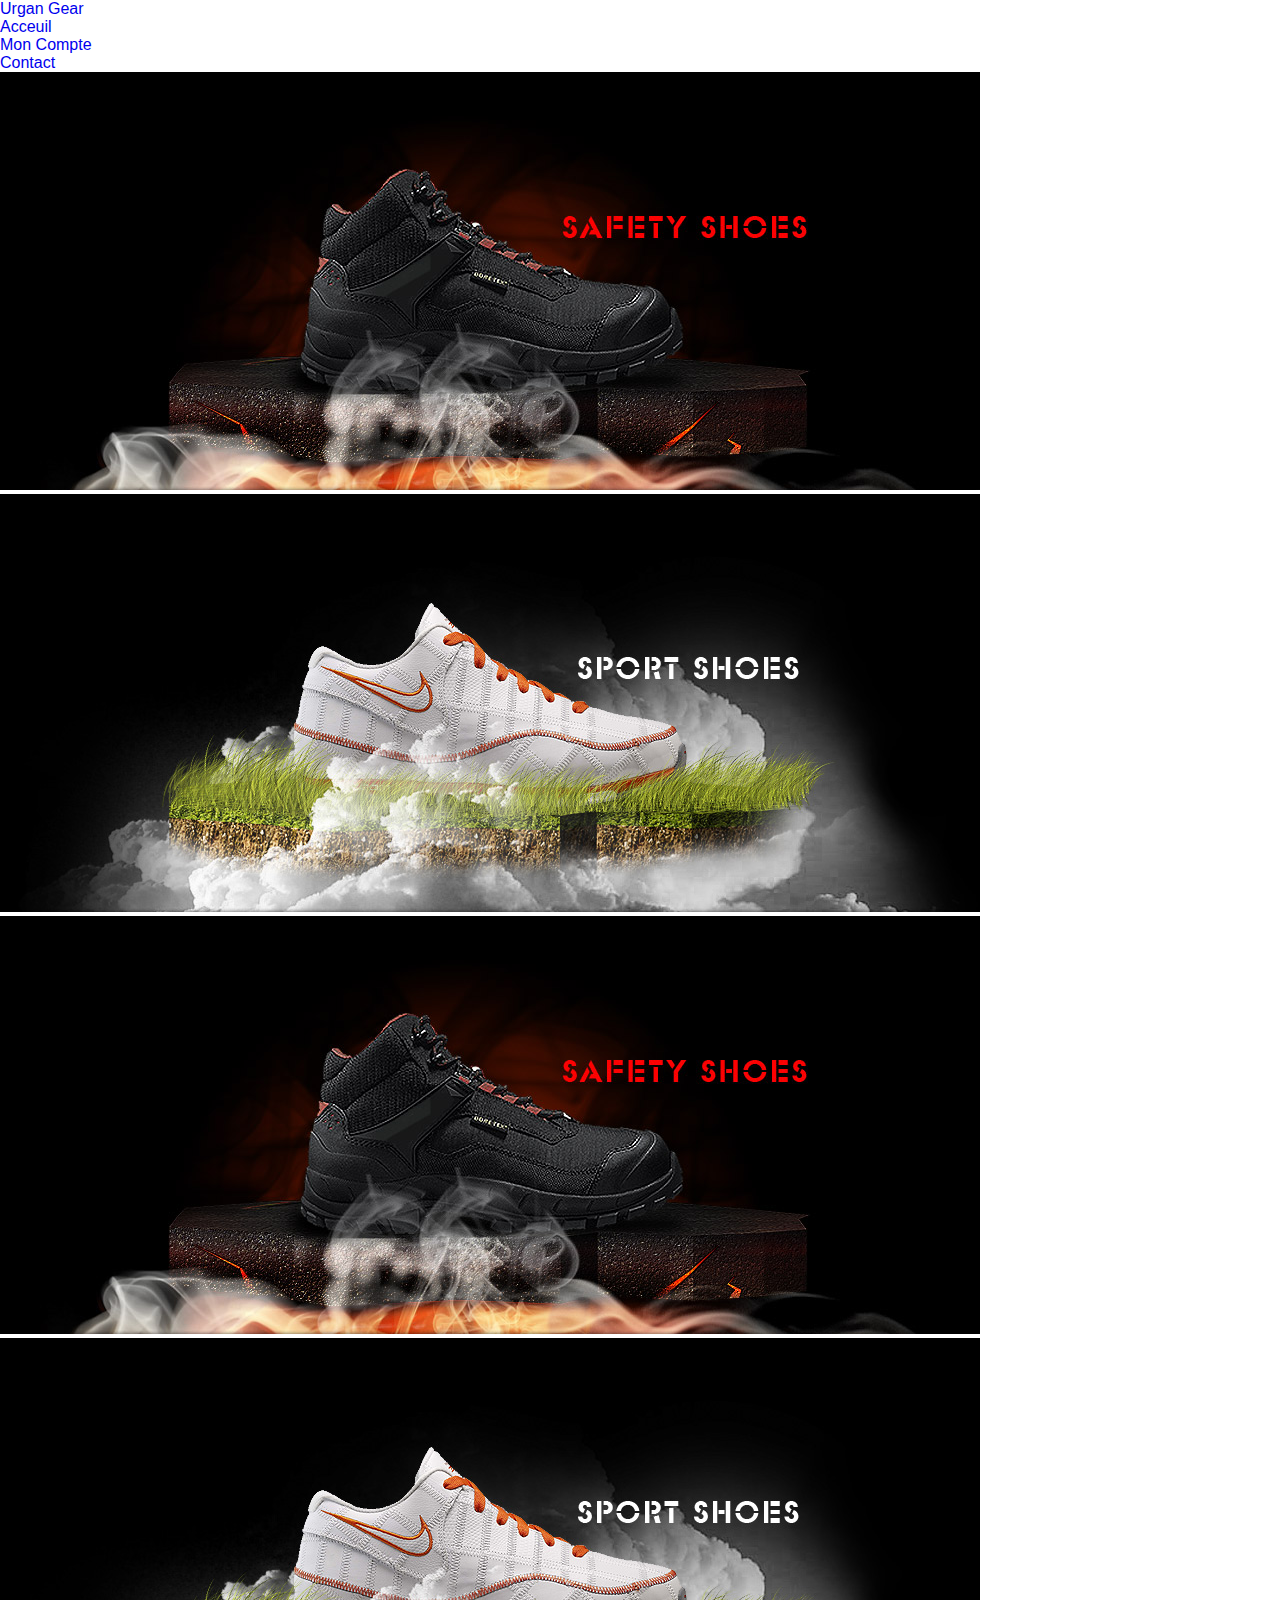
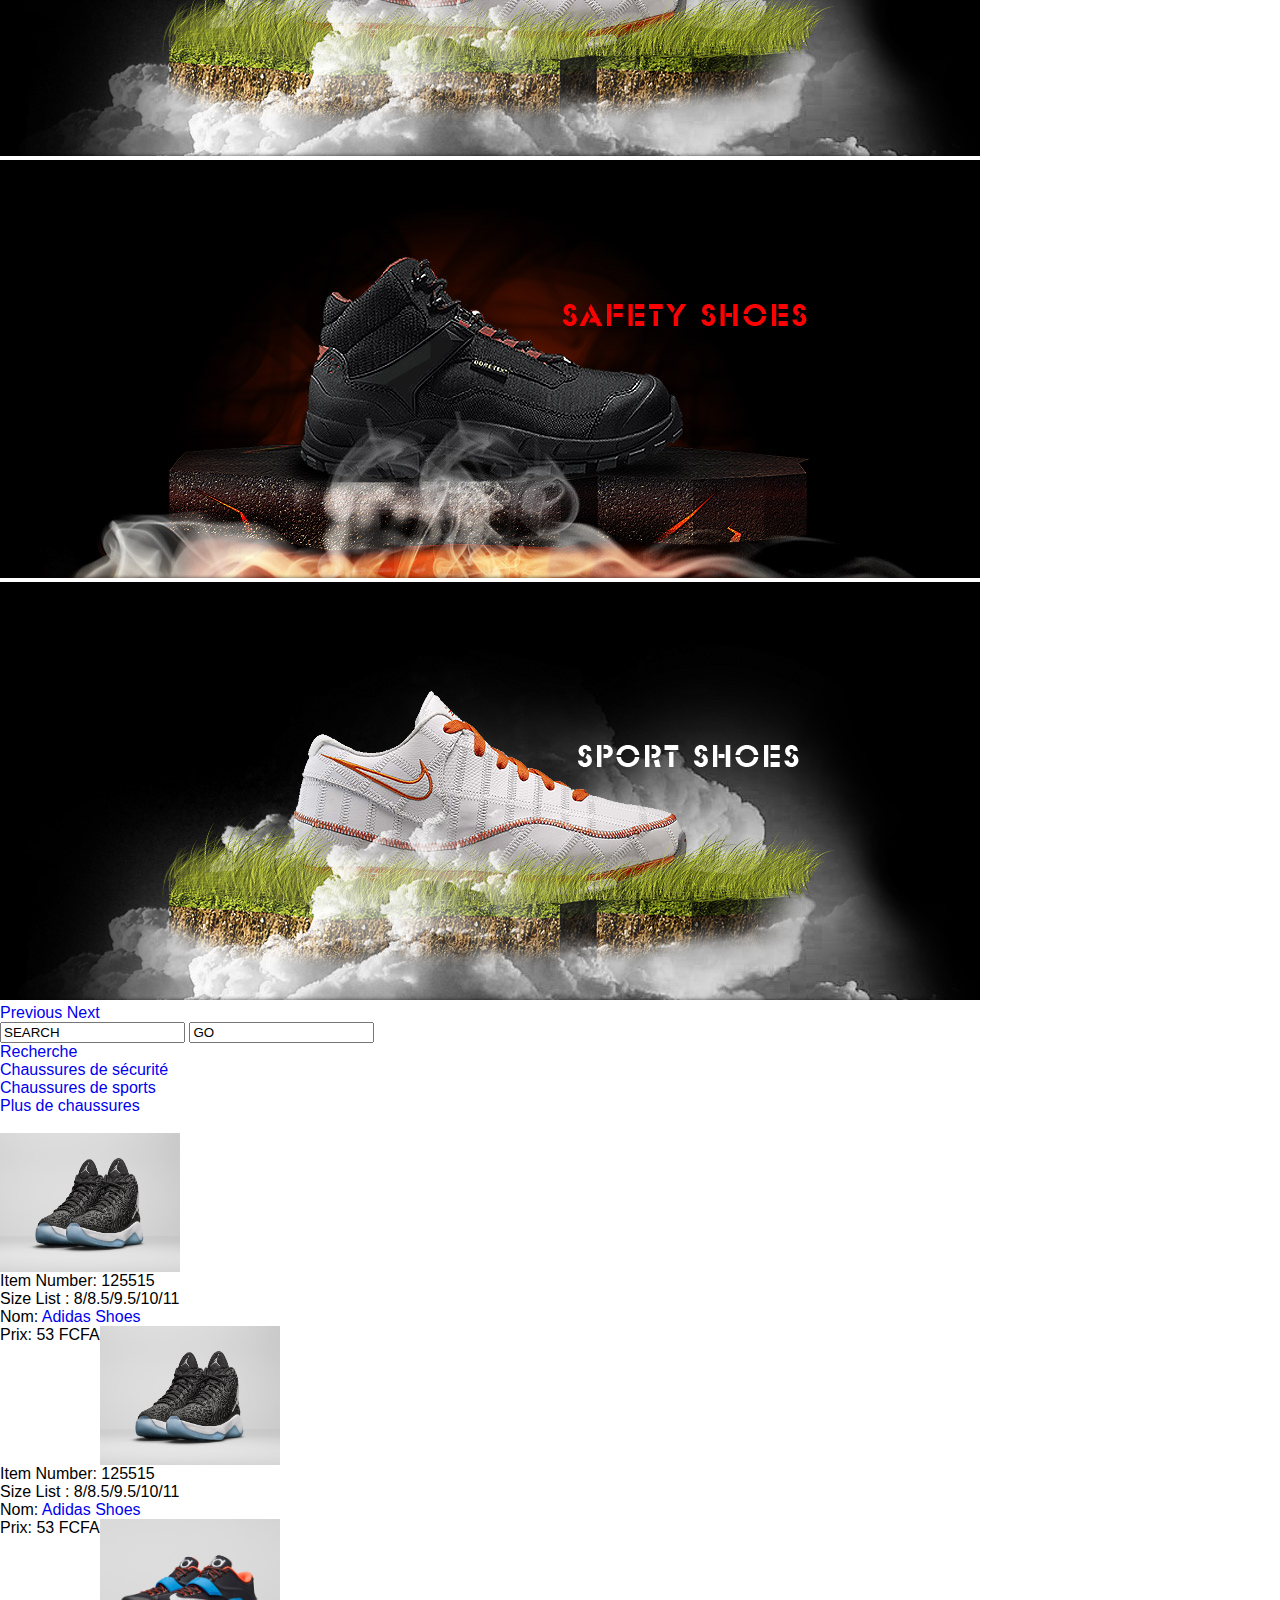
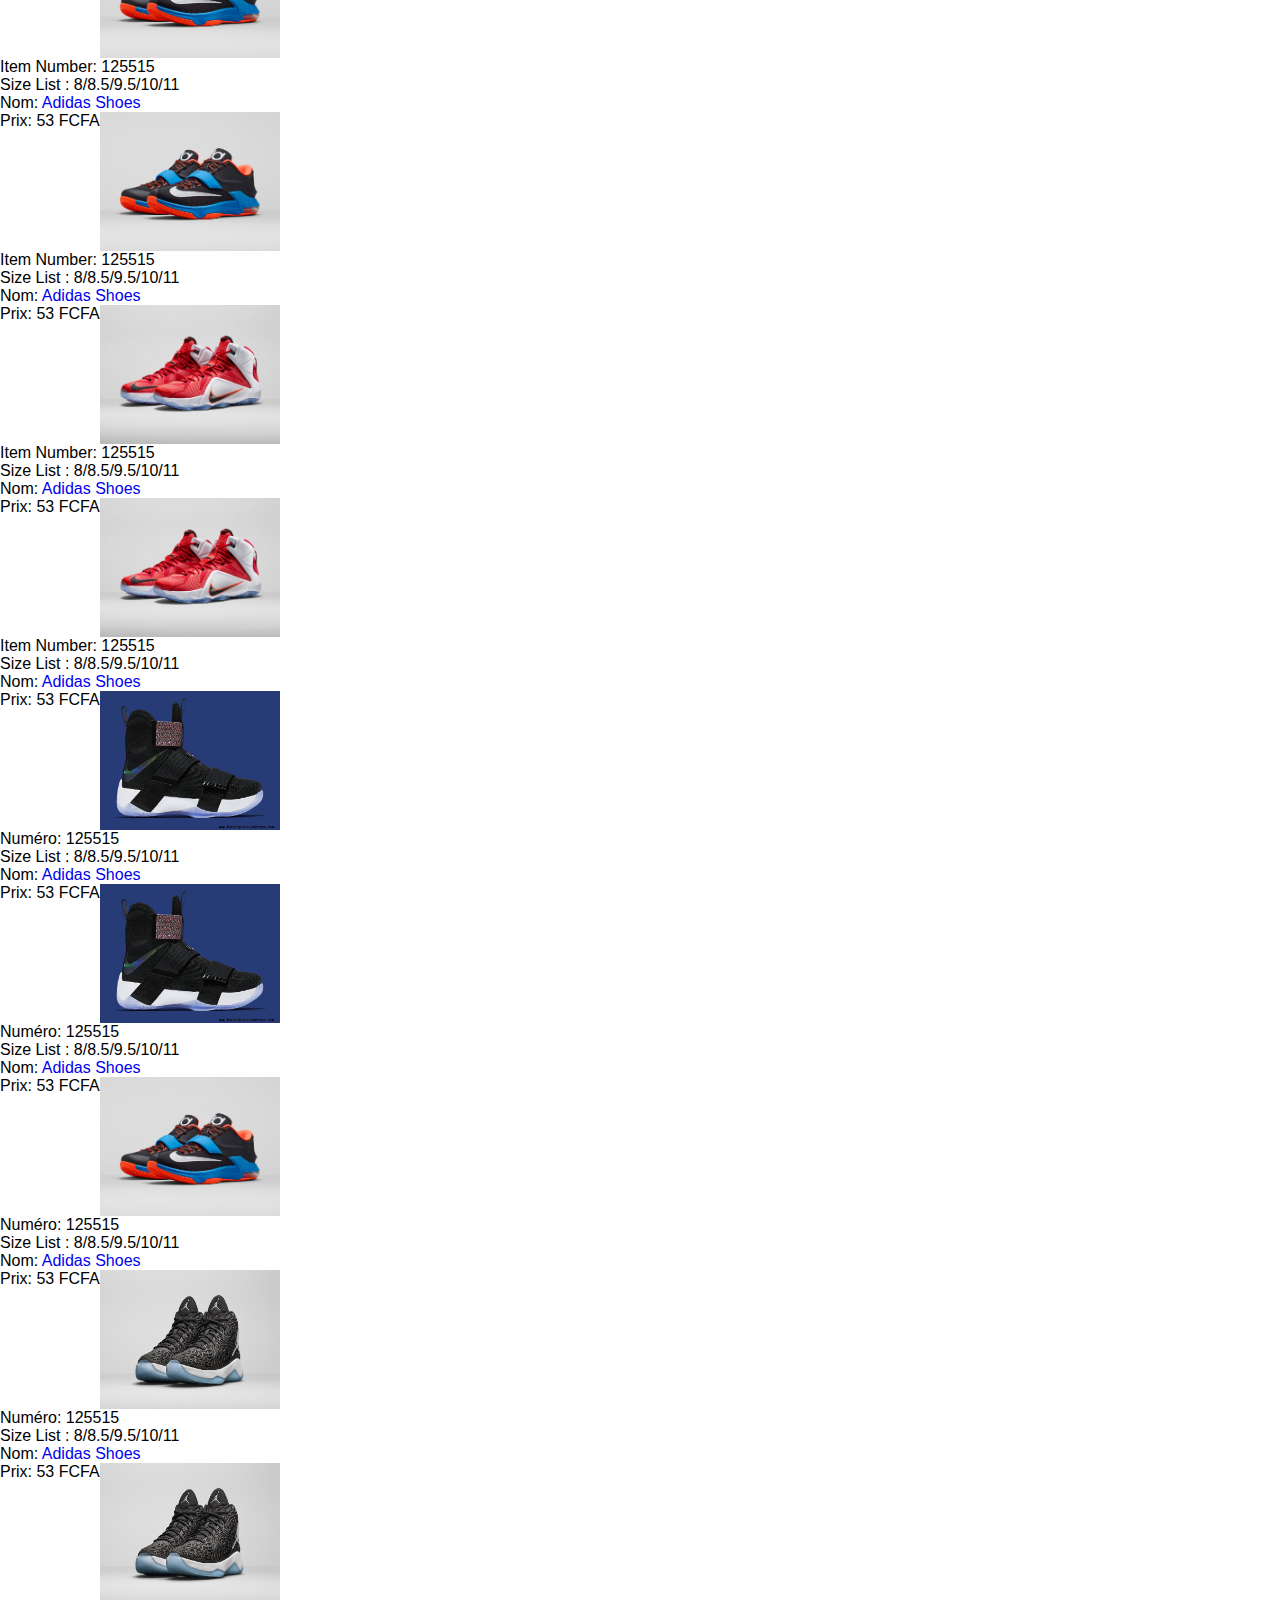
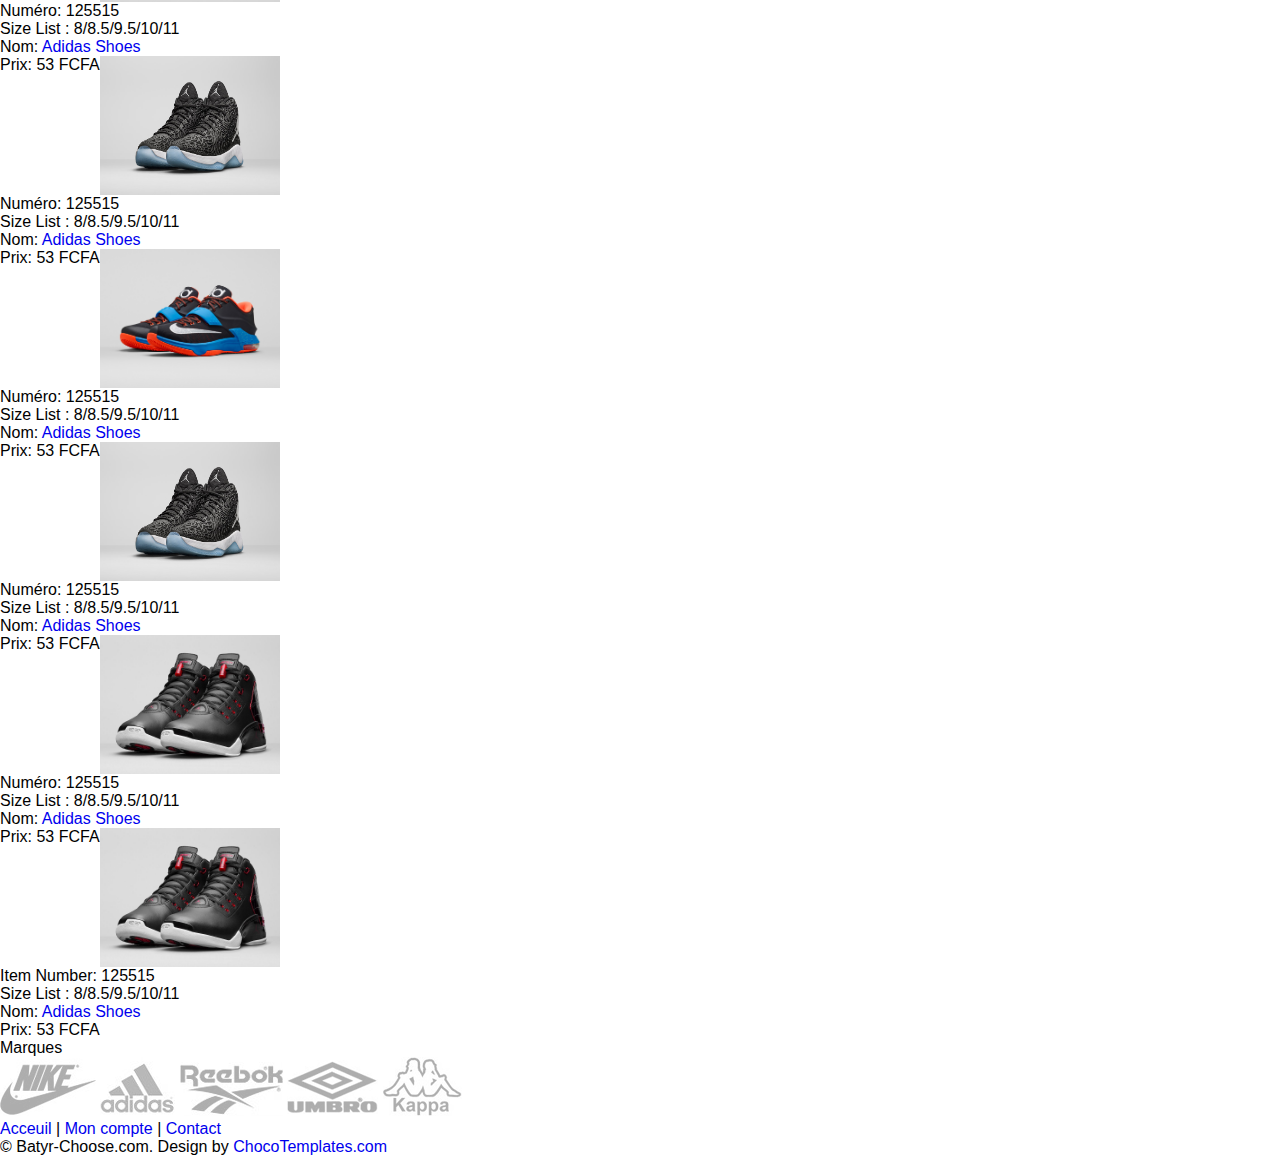
<file: index.html>
<!DOCTYPE html PUBLIC "-//W3C//DTD XHTML 1.0 Transitional//EN" "http://www.w3.org/TR/xhtml1/DTD/xhtml1-transitional.dtd">
<html xmlns="http://www.w3.org/1999/xhtml">
<head>
<title>Batyr-Choose</title>
<meta name="viewport" content="width=device-width">
<meta http-equiv="Content-type" content="text/html; charset=utf-8" />
<link rel="stylesheet" href="css/style.css" type="text/css" media="all" />
<!--[if lte IE 6]><style type="text/css" media="screen">.tabbed { height:420px; }</style><![endif]-->

</head>
<body>
<!-- Top -->
<div id="top">
  <div class="shell">
    <!-- Header -->
    <div id="header">
      <h1 id="logo"><a href="#">Urgan Gear</a></h1>
      <div id="navigation">
        <ul>
          <li><a href="#">Acceuil</a></li>
          
          <li><a href="compte.html">Mon Compte</a></li>
         
          <li class="last"><a href="contact.html">Contact</a></li>
        </ul>
      </div>
    </div>
    <!-- End Header -->
    <!-- Slider -->
    <div id="slider">
      <div id="slider-holder">
        <ul>
          <li><a href="#"><img src="css/images/slide1.jpg" alt="" /></a></li>
          <li><a href="#"><img src="css/images/slide2.jpg" alt="" /></a></li>
          <li><a href="#"><img src="css/images/slide1.jpg" alt="" /></a></li>
          <li><a href="#"><img src="css/images/slide2.jpg" alt="" /></a></li>
          <li><a href="#"><img src="css/images/slide1.jpg" alt="" /></a></li>
          <li><a href="#"><img src="css/images/slide2.jpg" alt="" /></a></li>
        </ul>
      </div>
      <div id="slider-nav"> <a href="#" class="prev">Previous</a> <a href="#" class="next">Next</a> </div>
    </div>
    <!-- End Slider -->
  </div>
</div>
<!-- Top -->
<!-- Main -->
<div id="main">
  <div class="shell">
    <!-- Search, etc -->
    <div class="options">
      <div class="search">
        <form action="#" method="post">
          <span class="field">
          <input type="text" class="blink" value="SEARCH" title="SEARCH" />
          </span>
          <input type="text" class="search-submit" value="GO" />
        </form>
      </div>
      <span class="left"><a href="#">Recherche</a></span>
     <!-- <div class="right"> <span class="cart"> <a href="#" class="cart-ico">&nbsp;</a> <strong>$0.00</strong> </span> <span class="left more-links"> <a href="#">Checkout</a> <a href="#">Details</a> </span> </div>-->
    </div>
    <!-- End Search, etc -->
    <!-- Content -->
    <div id="content">
      <!-- Tabs -->
      <div class="tabs">
        <ul>
          <li><a href="#" class="active"><span>Chaussures de sécurité</span></a></li>
          <li><a href="#"><span>Chaussures de sports</span></a></li>
          <li><a href="#" class="red"><span>Plus de chaussures</span></a></li>
        </ul>
      </div>
      <!-- Tabs -->
      <!-- Container -->
      <div id="container">
        <div class="tabbed">
          <!-- First Tab Content -->
          <div class="tab-content" style="display:block;">
            <div class="items">
              <div class="cl">&nbsp;</div>
              <ul>
                <li>
                  <div class="image"><a href="css/images/image7.jpg" data-lightbox="image7" data-title="My caption"><img class="click" src="css/images/image7.jpg" height="139px" width="180px" alt="" /></a></div>
                  <p> Item Number: <span>125515</span><br />
                    Size List : <span>8/8.5/9.5/10/11</span><br />
                    Nom: <a href="#">Adidas Shoes</a> </p>
                  <p class="price"> Prix: <strong>53 FCFA</strong></p>
                </li>
                <li>
                  <div class="image"> <a href="css/images/image7.jpg" data-lightbox="image7" data-title="My caption"><img class="click" src="css/images/image7.jpg" height="139px" width="180px" alt="" /></a></div>
                  <p> Item Number: <span>125515</span><br />
                    Size List : <span>8/8.5/9.5/10/11</span><br />
                    Nom: <a href="#">Adidas Shoes</a> </p>
                  <p class="price"> Prix: <strong>53 FCFA</strong></p>
                </li>
                <li>
                  <div class="image"> <a href="css/images/image6.jpg" data-lightbox="image7" data-title="My caption"><img class="click" src="css/images/image6.jpg" height="139px" width="180px" alt="" /></a></div>
                  <p> Item Number: <span>125515</span><br />
                    Size List : <span>8/8.5/9.5/10/11</span><br />
                    Nom: <a href="#">Adidas Shoes</a> </p>
                  <p class="price"> Prix: <strong>53 FCFA</strong></p>
                </li>
                <li>
                  <div class="image"> <a href="css/images/image6.jpg" data-lightbox="image7" data-title="My caption"><img class="click" src="css/images/image6.jpg" height="139px" width="180px" alt="" /></a></div>
                  <p> Item Number: <span>125515</span><br />
                    Size List : <span>8/8.5/9.5/10/11</span><br />
                    Nom: <a href="#">Adidas Shoes</a> </p>
                  <p class="price"> Prix: <strong>53 FCFA</strong></p>
                </li>
                <li>
                  <div class="image"><a href="css/images/image8.jpg" data-lightbox="image7" data-title="My caption"><img class="click" src="css/images/image8.jpg" height="139px" width="180px" alt="" /></a> </div>
                  <p> Item Number: <span>125515</span><br />
                    Size List : <span>8/8.5/9.5/10/11</span><br />
                    Nom: <a href="#">Adidas Shoes</a> </p>
                  <p class="price"> Prix: <strong>53 FCFA</strong></p>
                </li>
                <li>
                  <div class="image"><a href="css/images/image8.jpg" data-lightbox="image7" data-title="My caption"><img class="click" src="css/images/image8.jpg" height="139px" width="180px" alt="" /></a> </div>
                  <p> Item Number: <span>125515</span><br />
                    Size List : <span>8/8.5/9.5/10/11</span><br />
                    Nom: <a href="#">Adidas Shoes</a> </p>
                  <p class="price"> Prix: <strong>53 FCFA</strong></p>
                </li>
                <li>
                  <div class="image"> <a href="css/images/image9.jpg" data-lightbox="image7" data-title="My caption"><img class="click" src="css/images/image9.jpg" height="139px" width="180px" alt="" /></a> </div>
                  <p> Numéro: <span>125515</span><br />
                    Size List : <span>8/8.5/9.5/10/11</span><br />
                    Nom: <a href="#">Adidas Shoes</a> </p>
                  <p class="price"> Prix: <strong>53 FCFA</strong></p>
                </li>
                <li>
                  <div class="image"> <a href="css/images/image9.jpg" data-lightbox="image7" data-title="My caption"><img class="click" src="css/images/image9.jpg" height="139px" width="180px" alt="" /></a> </div>
                  <p> Numéro: <span>125515</span><br />
                    Size List : <span>8/8.5/9.5/10/11</span><br />
                    Nom: <a href="#">Adidas Shoes</a> </p>
                  <p class="price"> Prix: <strong>53 FCFA</strong></p>
                </li>
                <li>
                  <div class="image"> <a href="css/images/image6.jpg" data-lightbox="image7" data-title="My caption"><img class="click" src="css/images/image6.jpg" height="139px" width="180px" alt="" /></a> </div>
                  <p> Numéro: <span>125515</span><br />
                    Size List : <span>8/8.5/9.5/10/11</span><br />
                    Nom: <a href="#">Adidas Shoes</a> </p>
                  <p class="price"> Prix: <strong>53 FCFA</strong></p>
                </li>
                <li>
                  <div class="image"><a href="css/images/image7.jpg" data-lightbox="image7" data-title="My caption"><img class="click" src="css/images/image7.jpg" height="139px" width="180px" alt="" /></a> </div>
                  <p> Numéro: <span>125515</span><br />
                    Size List : <span>8/8.5/9.5/10/11</span><br />
                    Nom: <a href="#">Adidas Shoes</a> </p>
                  <p class="price"> Prix: <strong>53 FCFA</strong></p>
                </li>
                <li>
                  <div class="image"> <a href="css/images/image7.jpg" data-lightbox="image7" data-title="My caption"><img class="click" src="css/images/image7.jpg" height="139px" width="180px" alt="" /></a> </div>
                  <p> Numéro: <span>125515</span><br />
                    Size List : <span>8/8.5/9.5/10/11</span><br />
                    Nom: <a href="#">Adidas Shoes</a> </p>
                  <p class="price">Prix: <strong>53 FCFA</strong></p>
                </li>
                <li>
                  <div class="image"> <a href="css/images/image7.jpg" data-lightbox="image7" data-title="My caption"><img class="click" src="css/images/image7.jpg" height="139px" width="180px" alt="" /></a> </div>
                  <p> Numéro: <span>125515</span><br />
                    Size List : <span>8/8.5/9.5/10/11</span><br />
                    Nom: <a href="#">Adidas Shoes</a> </p>
                  <p class="price">Prix: <strong>53 FCFA</strong></p>
                </li>
                <li>
                  <div class="image"> <a href="css/images/image6.jpg" data-lightbox="image7" data-title="My caption"><img class="click" src="css/images/image6.jpg" height="139px" width="180px" alt="" /></a> </div>
                  <p> Numéro: <span>125515</span><br />
                    Size List : <span>8/8.5/9.5/10/11</span><br />
                    Nom: <a href="#">Adidas Shoes</a> </p>
                  <p class="price">Prix: <strong>53 FCFA</strong></p>
                </li>
                <li>
                  <div class="image"> <a href="css/images/image7.jpg" data-lightbox="image7" data-title="My caption"><img class="click" src="css/images/image7.jpg" height="139px" width="180px" alt="" /></a> </div>
                  <p> Numéro: <span>125515</span><br />
                    Size List : <span>8/8.5/9.5/10/11</span><br />
                    Nom: <a href="#">Adidas Shoes</a> </p>
                  <p class="price"> Prix: <strong>53 FCFA</strong></p>
                </li>
                <li>
                  <div class="image"> <a href="css/images/image10.jpg" data-lightbox="image7" data-title="My caption"><img class="click" src="css/images/image10.jpg" height="139px" width="180px" alt="" /></a> </div>
                  <p> Numéro: <span>125515</span><br />
                    Size List : <span>8/8.5/9.5/10/11</span><br />
                    Nom: <a href="#">Adidas Shoes</a> </p>
                  <p class="price"> Prix: <strong>53 FCFA</strong></p>
                </li>
                <li>
                  <div class="image"> <a href="css/images/image10.jpg" data-lightbox="image7" data-title="My caption"><img class="click" src="css/images/image10.jpg" height="139px" width="180px" alt="" /></a> </div>
                  <p> Item Number: <span>125515</span><br />
                    Size List : <span>8/8.5/9.5/10/11</span><br />
                    Nom: <a href="#">Adidas Shoes</a> </p>
                  <p class="price"> Prix: <strong>53 FCFA</strong></p>
                </li>
              </ul>
              <div class="cl">&nbsp;</div>
            </div>
          </div>
          <!-- End First Tab Content -->
          <!-- Second Tab Content -->
          <div class="tab-content">
            <div class="items">
              <div class="cl">&nbsp;</div>
              <ul>
                <li>
                  <div class="image"><a href="css/images/image7.jpg" data-lightbox="image7" data-title="My caption"><img class="click" src="css/images/image7.jpg" height="139px" width="180px" alt="" /></a></div>
                  <p> Item Number: <span>125515</span><br />
                    Size List : <span>8/8.5/9.5/10/11</span><br />
                    Nom: <a href="#">Adidas Shoes</a> </p>
                  <p class="price"> Prix: <strong>53 FCFA</strong></p>
                </li>
                <li>
                  <div class="image"> <a href="css/images/image7.jpg" data-lightbox="image7" data-title="My caption"><img class="click" src="css/images/image7.jpg" height="139px" width="180px" alt="" /></a></div>
                  <p> Item Number: <span>125515</span><br />
                    Size List : <span>8/8.5/9.5/10/11</span><br />
                    Nom: <a href="#">Adidas Shoes</a> </p>
                  <p class="price"> Prix: <strong>53 FCFA</strong></p>
                </li>
                <li>
                  <div class="image"> <a href="css/images/image6.jpg" data-lightbox="image7" data-title="My caption"><img class="click" src="css/images/image6.jpg" height="139px" width="180px" alt="" /></a></div>
                  <p> Item Number: <span>125515</span><br />
                    Size List : <span>8/8.5/9.5/10/11</span><br />
                    Nom: <a href="#">Adidas Shoes</a> </p>
                  <p class="price"> Prix: <strong>53 FCFA</strong></p>
                </li>
                <li>
                  <div class="image"> <a href="css/images/image6.jpg" data-lightbox="image7" data-title="My caption"><img class="click" src="css/images/image6.jpg" height="139px" width="180px" alt="" /></a></div>
                  <p> Item Number: <span>125515</span><br />
                    Size List : <span>8/8.5/9.5/10/11</span><br />
                    Nom: <a href="#">Adidas Shoes</a> </p>
                  <p class="price"> Prix: <strong>53 FCFA</strong></p>
                </li>
                <li>
                  <div class="image"><a href="css/images/image8.jpg" data-lightbox="image7" data-title="My caption"><img class="click" src="css/images/image8.jpg" height="139px" width="180px" alt="" /></a> </div>
                  <p> Item Number: <span>125515</span><br />
                    Size List : <span>8/8.5/9.5/10/11</span><br />
                    Nom: <a href="#">Adidas Shoes</a> </p>
                  <p class="price"> Prix: <strong>53 FCFA</strong></p>
                </li>
                <li>
                  <div class="image"><a href="css/images/image8.jpg" data-lightbox="image7" data-title="My caption"><img class="click" src="css/images/image8.jpg" height="139px" width="180px" alt="" /></a> </div>
                  <p> Item Number: <span>125515</span><br />
                    Size List : <span>8/8.5/9.5/10/11</span><br />
                    Nom: <a href="#">Adidas Shoes</a> </p>
                  <p class="price"> Prix: <strong>53 FCFA</strong></p>
                </li>
                <li>
                  <div class="image"> <a href="css/images/image9.jpg" data-lightbox="image7" data-title="My caption"><img class="click" src="css/images/image9.jpg" height="139px" width="180px" alt="" /></a> </div>
                  <p> Numéro: <span>125515</span><br />
                    Size List : <span>8/8.5/9.5/10/11</span><br />
                    Nom: <a href="#">Adidas Shoes</a> </p>
                  <p class="price"> Prix: <strong>53 FCFA</strong></p>
                </li>
                <li>
                  <div class="image"> <a href="css/images/image9.jpg" data-lightbox="image7" data-title="My caption"><img class="click" src="css/images/image9.jpg" height="139px" width="180px" alt="" /></a> </div>
                  <p> Numéro: <span>125515</span><br />
                    Size List : <span>8/8.5/9.5/10/11</span><br />
                    Nom: <a href="#">Adidas Shoes</a> </p>
                  <p class="price"> Prix: <strong>53 FCFA</strong></p>
                </li>
                <li>
                  <div class="image"> <a href="css/images/image6.jpg" data-lightbox="image7" data-title="My caption"><img class="click" src="css/images/image6.jpg" height="139px" width="180px" alt="" /></a> </div>
                  <p> Numéro: <span>125515</span><br />
                    Size List : <span>8/8.5/9.5/10/11</span><br />
                    Nom: <a href="#">Adidas Shoes</a> </p>
                  <p class="price"> Prix: <strong>53 FCFA</strong></p>
                </li>
                <li>
                  <div class="image"><a href="css/images/image7.jpg" data-lightbox="image7" data-title="My caption"><img class="click" src="css/images/image7.jpg" height="139px" width="180px" alt="" /></a> </div>
                  <p> Numéro: <span>125515</span><br />
                    Size List : <span>8/8.5/9.5/10/11</span><br />
                    Nom: <a href="#">Adidas Shoes</a> </p>
                  <p class="price"> Prix: <strong>53 FCFA</strong></p>
                </li>
                <li>
                  <div class="image"> <a href="css/images/image7.jpg" data-lightbox="image7" data-title="My caption"><img class="click" src="css/images/image7.jpg" height="139px" width="180px" alt="" /></a> </div>
                  <p> Numéro: <span>125515</span><br />
                    Size List : <span>8/8.5/9.5/10/11</span><br />
                    Nom: <a href="#">Adidas Shoes</a> </p>
                  <p class="price">Prix: <strong>53 FCFA</strong></p>
                </li>
                <li>
                  <div class="image"> <a href="css/images/image7.jpg" data-lightbox="image7" data-title="My caption"><img class="click" src="css/images/image7.jpg" height="139px" width="180px" alt="" /></a> </div>
                  <p> Numéro: <span>125515</span><br />
                    Size List : <span>8/8.5/9.5/10/11</span><br />
                    Nom: <a href="#">Adidas Shoes</a> </p>
                  <p class="price">Prix: <strong>53 FCFA</strong></p>
                </li>
                <li>
                  <div class="image"> <a href="css/images/image6.jpg" data-lightbox="image7" data-title="My caption"><img class="click" src="css/images/image6.jpg" height="139px" width="180px" alt="" /></a> </div>
                  <p> Numéro: <span>125515</span><br />
                    Size List : <span>8/8.5/9.5/10/11</span><br />
                    Nom: <a href="#">Adidas Shoes</a> </p>
                  <p class="price">Prix: <strong>53 FCFA</strong></p>
                </li>
                <li>
                  <div class="image"> <a href="css/images/image7.jpg" data-lightbox="image7" data-title="My caption"><img class="click" src="css/images/image7.jpg" height="139px" width="180px" alt="" /></a> </div>
                  <p> Numéro: <span>125515</span><br />
                    Size List : <span>8/8.5/9.5/10/11</span><br />
                    Nom: <a href="#">Adidas Shoes</a> </p>
                  <p class="price"> Prix: <strong>53 FCFA</strong></p>
                </li>
                <li>
                  <div class="image"> <a href="css/images/image10.jpg" data-lightbox="image7" data-title="My caption"><img class="click" src="css/images/image10.jpg" height="139px" width="180px" alt="" /></a> </div>
                  <p> Numéro: <span>125515</span><br />
                    Size List : <span>8/8.5/9.5/10/11</span><br />
                    Nom: <a href="#">Adidas Shoes</a> </p>
                  <p class="price"> Prix: <strong>53 FCFA</strong></p>
                </li>
                <li>
                  <div class="image"> <a href="css/images/image10.jpg" data-lightbox="image7" data-title="My caption"><img class="click" src="css/images/image10.jpg" height="139px" width="180px" alt="" /></a> </div>
                  <p> Item Number: <span>125515</span><br />
                    Size List : <span>8/8.5/9.5/10/11</span><br />
                    Nom: <a href="#">Adidas Shoes</a> </p>
                  <p class="price"> Prix: <strong>53 FCFA</strong></p>
                </li>
              </ul>
              <div class="cl">&nbsp;</div>
            </div>
          </div>
          <!-- End Second Tab Content -->
          <!-- Third Tab Content -->
          <div class="tab-content">
            <div class="items">
              <div class="cl">&nbsp;</div>
              <ul>
                <li>
                  <div class="image"><a href="css/images/image7.jpg" data-lightbox="image7" data-title="My caption"><img class="click" src="css/images/image7.jpg" height="139px" width="180px" alt="" /></a></div>
                  <p> Item Number: <span>125515</span><br />
                    Size List : <span>8/8.5/9.5/10/11</span><br />
                    Nom: <a href="#">Adidas Shoes</a> </p>
                  <p class="price"> Prix: <strong>53 FCFA</strong></p>
                </li>
                <li>
                  <div class="image"> <a href="css/images/image7.jpg" data-lightbox="image7" data-title="My caption"><img class="click" src="css/images/image7.jpg" height="139px" width="180px" alt="" /></a></div>
                  <p> Item Number: <span>125515</span><br />
                    Size List : <span>8/8.5/9.5/10/11</span><br />
                    Nom: <a href="#">Adidas Shoes</a> </p>
                  <p class="price"> Prix: <strong>53 FCFA</strong></p>
                </li>
                <li>
                  <div class="image"> <a href="css/images/image6.jpg" data-lightbox="image7" data-title="My caption"><img class="click" src="css/images/image6.jpg" height="139px" width="180px" alt="" /></a></div>
                  <p> Item Number: <span>125515</span><br />
                    Size List : <span>8/8.5/9.5/10/11</span><br />
                    Nom: <a href="#">Adidas Shoes</a> </p>
                  <p class="price"> Prix: <strong>53 FCFA</strong></p>
                </li>
                <li>
                  <div class="image"> <a href="css/images/image6.jpg" data-lightbox="image7" data-title="My caption"><img class="click" src="css/images/image6.jpg" height="139px" width="180px" alt="" /></a></div>
                  <p> Item Number: <span>125515</span><br />
                    Size List : <span>8/8.5/9.5/10/11</span><br />
                    Nom: <a href="#">Adidas Shoes</a> </p>
                  <p class="price"> Prix: <strong>53 FCFA</strong></p>
                </li>
                <li>
                  <div class="image"><a href="css/images/image8.jpg" data-lightbox="image7" data-title="My caption"><img class="click" src="css/images/image8.jpg" height="139px" width="180px" alt="" /></a> </div>
                  <p> Item Number: <span>125515</span><br />
                    Size List : <span>8/8.5/9.5/10/11</span><br />
                    Nom: <a href="#">Adidas Shoes</a> </p>
                  <p class="price"> Prix: <strong>53 FCFA</strong></p>
                </li>
                <li>
                  <div class="image"><a href="css/images/image8.jpg" data-lightbox="image7" data-title="My caption"><img class="click" src="css/images/image8.jpg" height="139px" width="180px" alt="" /></a> </div>
                  <p> Item Number: <span>125515</span><br />
                    Size List : <span>8/8.5/9.5/10/11</span><br />
                    Nom: <a href="#">Adidas Shoes</a> </p>
                  <p class="price"> Prix: <strong>53 FCFA</strong></p>
                </li>
                <li>
                  <div class="image"> <a href="css/images/image9.jpg" data-lightbox="image7" data-title="My caption"><img class="click" src="css/images/image9.jpg" height="139px" width="180px" alt="" /></a> </div>
                  <p> Numéro: <span>125515</span><br />
                    Size List : <span>8/8.5/9.5/10/11</span><br />
                    Nom: <a href="#">Adidas Shoes</a> </p>
                  <p class="price"> Prix: <strong>53 FCFA</strong></p>
                </li>
                <li>
                  <div class="image"> <a href="css/images/image9.jpg" data-lightbox="image7" data-title="My caption"><img class="click" src="css/images/image9.jpg" height="139px" width="180px" alt="" /></a> </div>
                  <p> Numéro: <span>125515</span><br />
                    Size List : <span>8/8.5/9.5/10/11</span><br />
                    Nom: <a href="#">Adidas Shoes</a> </p>
                  <p class="price"> Prix: <strong>53 FCFA</strong></p>
                </li>
                <li>
                  <div class="image"> <a href="css/images/image6.jpg" data-lightbox="image7" data-title="My caption"><img class="click" src="css/images/image6.jpg" height="139px" width="180px" alt="" /></a> </div>
                  <p> Numéro: <span>125515</span><br />
                    Size List : <span>8/8.5/9.5/10/11</span><br />
                    Nom: <a href="#">Adidas Shoes</a> </p>
                  <p class="price"> Prix: <strong>53 FCFA</strong></p>
                </li>
                <li>
                  <div class="image"><a href="css/images/image7.jpg" data-lightbox="image7" data-title="My caption"><img class="click" src="css/images/image7.jpg" height="139px" width="180px" alt="" /></a> </div>
                  <p> Numéro: <span>125515</span><br />
                    Size List : <span>8/8.5/9.5/10/11</span><br />
                    Nom: <a href="#">Adidas Shoes</a> </p>
                  <p class="price"> Prix: <strong>53 FCFA</strong></p>
                </li>
                <li>
                  <div class="image"> <a href="css/images/image7.jpg" data-lightbox="image7" data-title="My caption"><img class="click" src="css/images/image7.jpg" height="139px" width="180px" alt="" /></a> </div>
                  <p> Numéro: <span>125515</span><br />
                    Size List : <span>8/8.5/9.5/10/11</span><br />
                    Nom: <a href="#">Adidas Shoes</a> </p>
                  <p class="price">Prix: <strong>53 FCFA</strong></p>
                </li>
                <li>
                  <div class="image"> <a href="css/images/image7.jpg" data-lightbox="image7" data-title="My caption"><img class="click" src="css/images/image7.jpg" height="139px" width="180px" alt="" /></a> </div>
                  <p> Numéro: <span>125515</span><br />
                    Size List : <span>8/8.5/9.5/10/11</span><br />
                    Nom: <a href="#">Adidas Shoes</a> </p>
                  <p class="price">Prix: <strong>53 FCFA</strong></p>
                </li>
                <li>
                  <div class="image"> <a href="css/images/image6.jpg" data-lightbox="image7" data-title="My caption"><img class="click" src="css/images/image6.jpg" height="139px" width="180px" alt="" /></a> </div>
                  <p> Numéro: <span>125515</span><br />
                    Size List : <span>8/8.5/9.5/10/11</span><br />
                    Nom: <a href="#">Adidas Shoes</a> </p>
                  <p class="price">Prix: <strong>53 FCFA</strong></p>
                </li>
                <li>
                  <div class="image"> <a href="css/images/image7.jpg" data-lightbox="image7" data-title="My caption"><img class="click" src="css/images/image7.jpg" height="139px" width="180px" alt="" /></a> </div>
                  <p> Numéro: <span>125515</span><br />
                    Size List : <span>8/8.5/9.5/10/11</span><br />
                    Nom: <a href="#">Adidas Shoes</a> </p>
                  <p class="price"> Prix: <strong>53 FCFA</strong></p>
                </li>
                <li>
                  <div class="image"> <a href="css/images/image10.jpg" data-lightbox="image7" data-title="My caption"><img class="click" src="css/images/image10.jpg" height="139px" width="180px" alt="" /></a> </div>
                  <p> Numéro: <span>125515</span><br />
                    Size List : <span>8/8.5/9.5/10/11</span><br />
                    Nom: <a href="#">Adidas Shoes</a> </p>
                  <p class="price"> Prix: <strong>53 FCFA</strong></p>
                </li>
                <li>
                  <div class="image"> <a href="css/images/image10.jpg" data-lightbox="image7" data-title="My caption"><img class="click" src="css/images/image10.jpg" height="139px" width="180px" alt="" /></a> </div>
                  <p> Item Number: <span>125515</span><br />
                    Size List : <span>8/8.5/9.5/10/11</span><br />
                    Nom: <a href="#">Adidas Shoes</a> </p>
                  <p class="price"> Prix: <strong>53 FCFA</strong></p>
                </li>
              </ul>
              <div class="cl">&nbsp;</div>
            </div>
          </div>
          <!-- End Third Tab Content -->
        </div>
        <!-- Brands -->
        <div class="brands">
          <h3>Marques</h3>
          <div class="logos"> <a href="#"><img src="css/images/logo1.gif" alt="" /></a> <a href="#"><img src="css/images/logo2.gif" alt="" /></a> <a href="#"><img src="css/images/logo3.gif" alt="" /></a> <a href="#"><img src="css/images/logo4.gif" alt="" /></a> <a href="#"><img src="css/images/logo5.gif" alt="" /></a> </div>
        </div>
        
        <!-- End Brands -->
        <!-- Footer -->
        <div id="footer">
          <div class="left"> <a href="#">Acceuil</a> <span>|</span> <a href="#">Mon compte</a>  <span>|</span> <a href="#">Contact</a> </div>
          <div class="right"> &copy; Batyr-Choose.com. Design by <a href=" #">ChocoTemplates.com</a> </div>
        </div>
        <!-- End Footer -->
      </div>
      <!-- End Container -->
    </div>
    <!-- End Content -->
  </div>
</div>
<!-- End Main -->
<script src="js/lightbox-plus-jquery.min.js" type="text/javascript"></script>
<script src="js/jquery-1.4.1.min.js" type="text/javascript"></script>
<script src="js/jquery.jcarousel.pack.js" type="text/javascript"></script>
<script src="js/jquery.slide.js" type="text/javascript"></script>
<script src="js/jquery-func.js" type="text/javascript"></script>
    

</body>
</html>
</file>
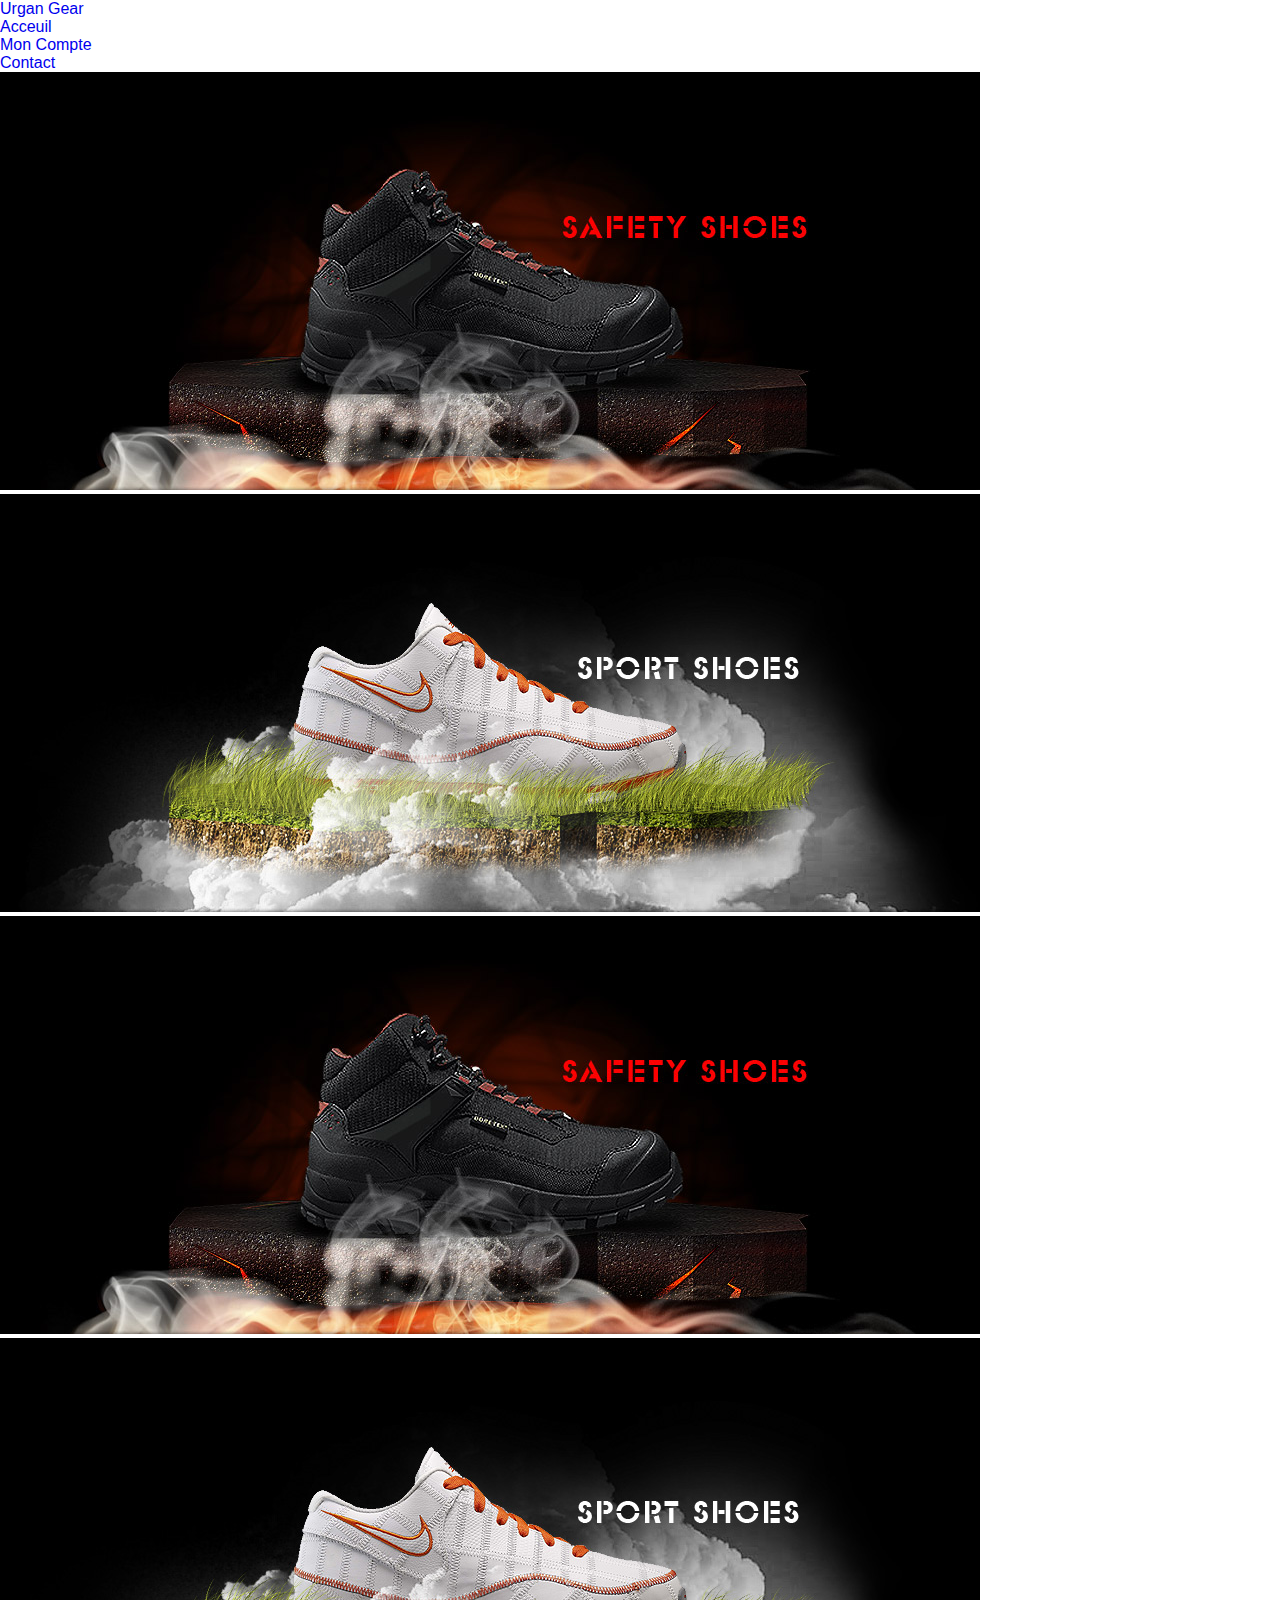
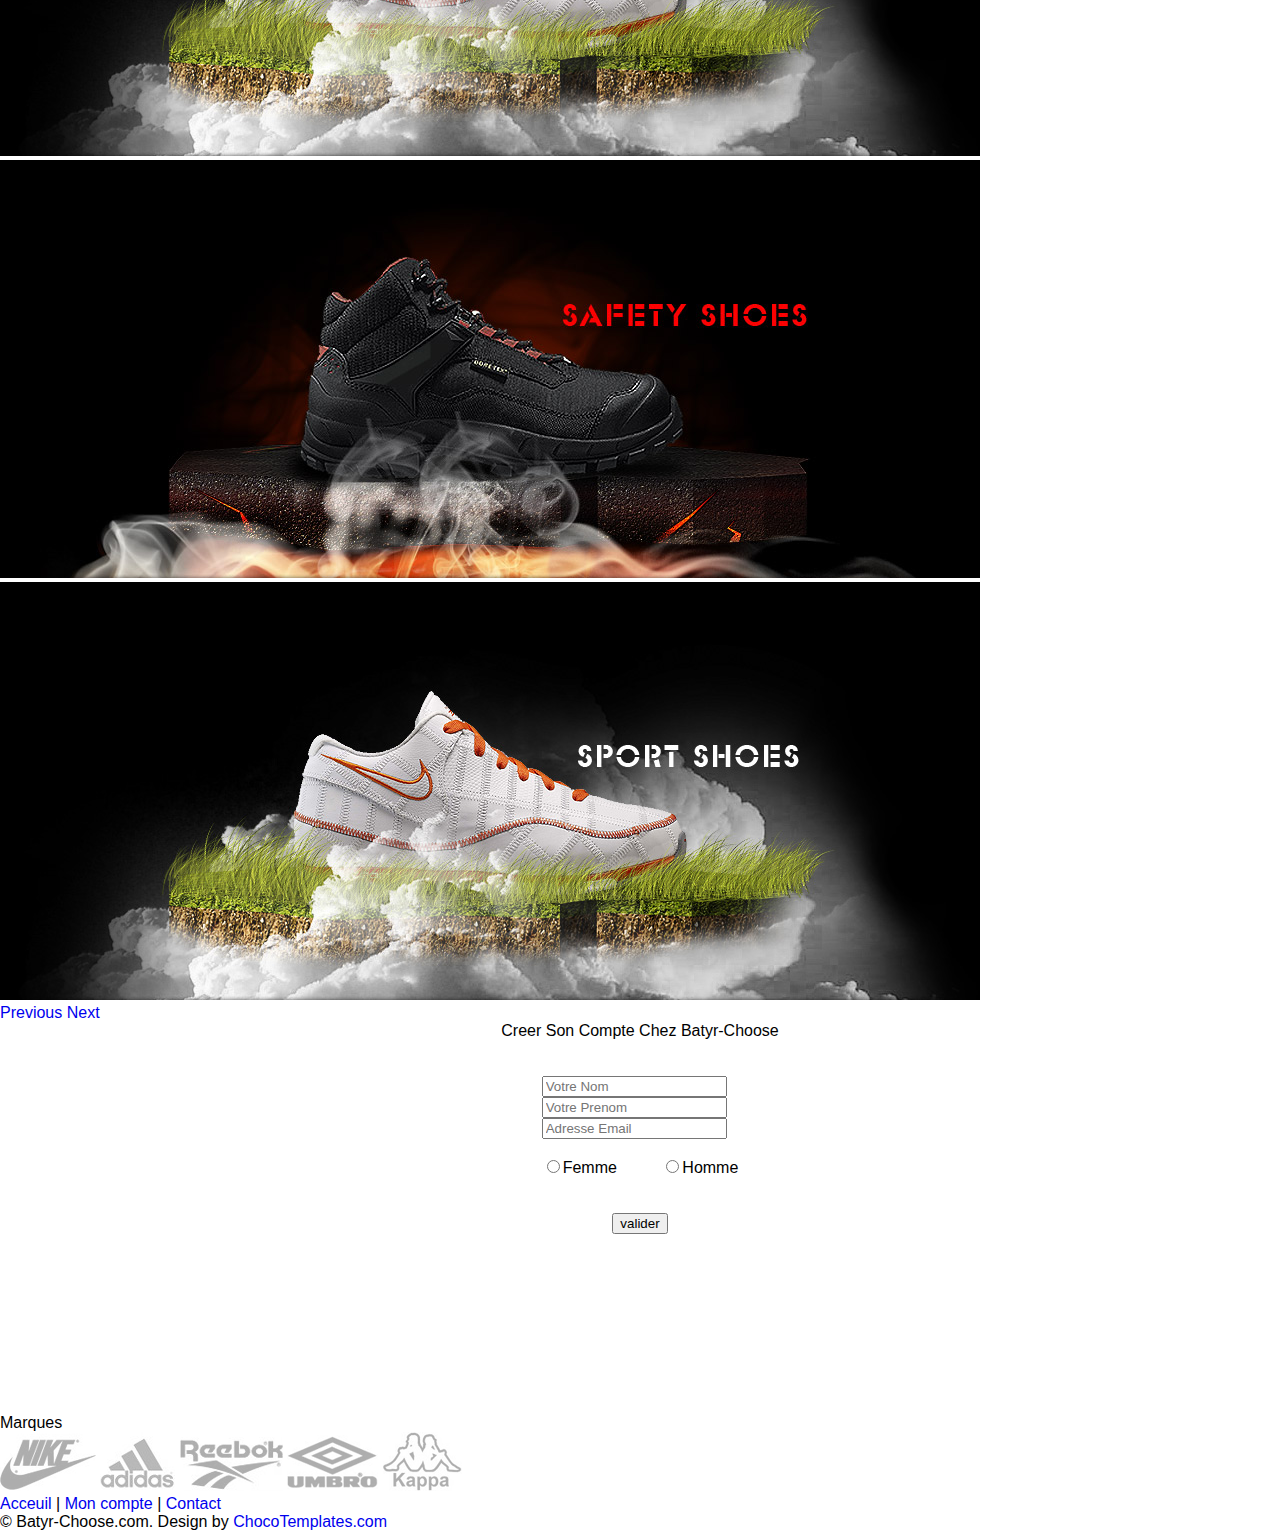
<file: compte.html>
<!DOCTYPE html>
<html>
<head>
	<title>Batyr-Choose</title>
<meta name="viewport" content="width=device-width">
<meta http-equiv="Content-type" content="text/html; charset=utf-8" />
<link rel="stylesheet" href="css/style.css" type="text/css" media="all" />
<!--[if lte IE 6]><style type="text/css" media="screen">.tabbed { height:420px; }</style><![endif]-->

</head>
<body>
<!-- Top -->
<div id="top">
  <div class="shell">
    <!-- Header -->
    <div id="header">
      <h1 id="logo"><a href="#">Urgan Gear</a></h1>
      <div id="navigation">
        <ul>
          <li><a href="index.html">Acceuil</a></li>
          
          <li><a href="#">Mon Compte</a></li>
         
          <li class="last"><a href="contact.html">Contact</a></li>
        </ul>
      </div>
    </div>
    <!-- End Header -->
    <!-- Slider -->
    <div id="slider">
      <div id="slider-holder">
        <ul>
          <li><a href="#"><img src="css/images/slide1.jpg" alt="" /></a></li>
          <li><a href="#"><img src="css/images/slide2.jpg" alt="" /></a></li>
          <li><a href="#"><img src="css/images/slide1.jpg" alt="" /></a></li>
          <li><a href="#"><img src="css/images/slide2.jpg" alt="" /></a></li>
          <li><a href="#"><img src="css/images/slide1.jpg" alt="" /></a></li>
          <li><a href="#"><img src="css/images/slide2.jpg" alt="" /></a></li>
        </ul>
      </div>
      <div id="slider-nav"> <a href="#" class="prev">Previous</a> <a href="#" class="next">Next</a> </div>
    </div>
    <div class="body-compte">
        <div align="center" id="formulaire">
      <div class="titre">
        <h2>Creer Son Compte Chez Batyr-Choose</h2>
      </div><br><br>
        <div class="form">
            <form action="post">
              <table>
                <tr><td><input type="text" placeholder="Votre Nom" class="input"></td></tr> 
                <tr><td><input type="text" placeholder="Votre Prenom" class="input"></td></tr>
                <tr><td><input type="text" placeholder="Adresse Email" class="input"></td></tr>
                <tr><td>&nbsp;</td></tr>
                
                  <tr><td><input type="radio" name="sexe" value="femme" id="femme"><label for="femme">Femme</label>
                  &nbsp; &nbsp;&nbsp;&nbsp;&nbsp;&nbsp;&nbsp; 
                  <input type="radio" name="sexe" value="Homme" id="homme"><label for="homme">Homme</label></td></tr>
                
              </table>
                
               <br> <br>
              <input type="submit" class="valider" value="valider">
            </form>
        </div>
    </div>
    </div><br><br><br><br><br><br><br><br><br><br>
  <div class="brands">
          <h3>Marques</h3>
          <div class="logos"> <a href="#"><img src="css/images/logo1.gif" alt="" /></a> <a href="#"><img src="css/images/logo2.gif" alt="" /></a> <a href="#"><img src="css/images/logo3.gif" alt="" /></a> <a href="#"><img src="css/images/logo4.gif" alt="" /></a> <a href="#"><img src="css/images/logo5.gif" alt="" /></a> </div>
  </div>
  <div id="footer">
          <div class="left"> <a href="#">Acceuil</a> <span>|</span> <a href="#">Mon compte</a>  <span>|</span> <a href="#">Contact</a> </div>
          <div class="right"> &copy; Batyr-Choose.com. Design by <a href=" #">ChocoTemplates.com</a> </div>
    </div>
    



<script src="js/lightbox-plus-jquery.min.js" type="text/javascript"></script>
<script src="js/jquery-1.4.1.min.js" type="text/javascript"></script>
<script src="js/jquery.jcarousel.pack.js" type="text/javascript"></script>
<script src="js/jquery.slide.js" type="text/javascript"></script>
<script src="js/jquery-func.js" type="text/javascript"></script>
</body>
</html>
</file>
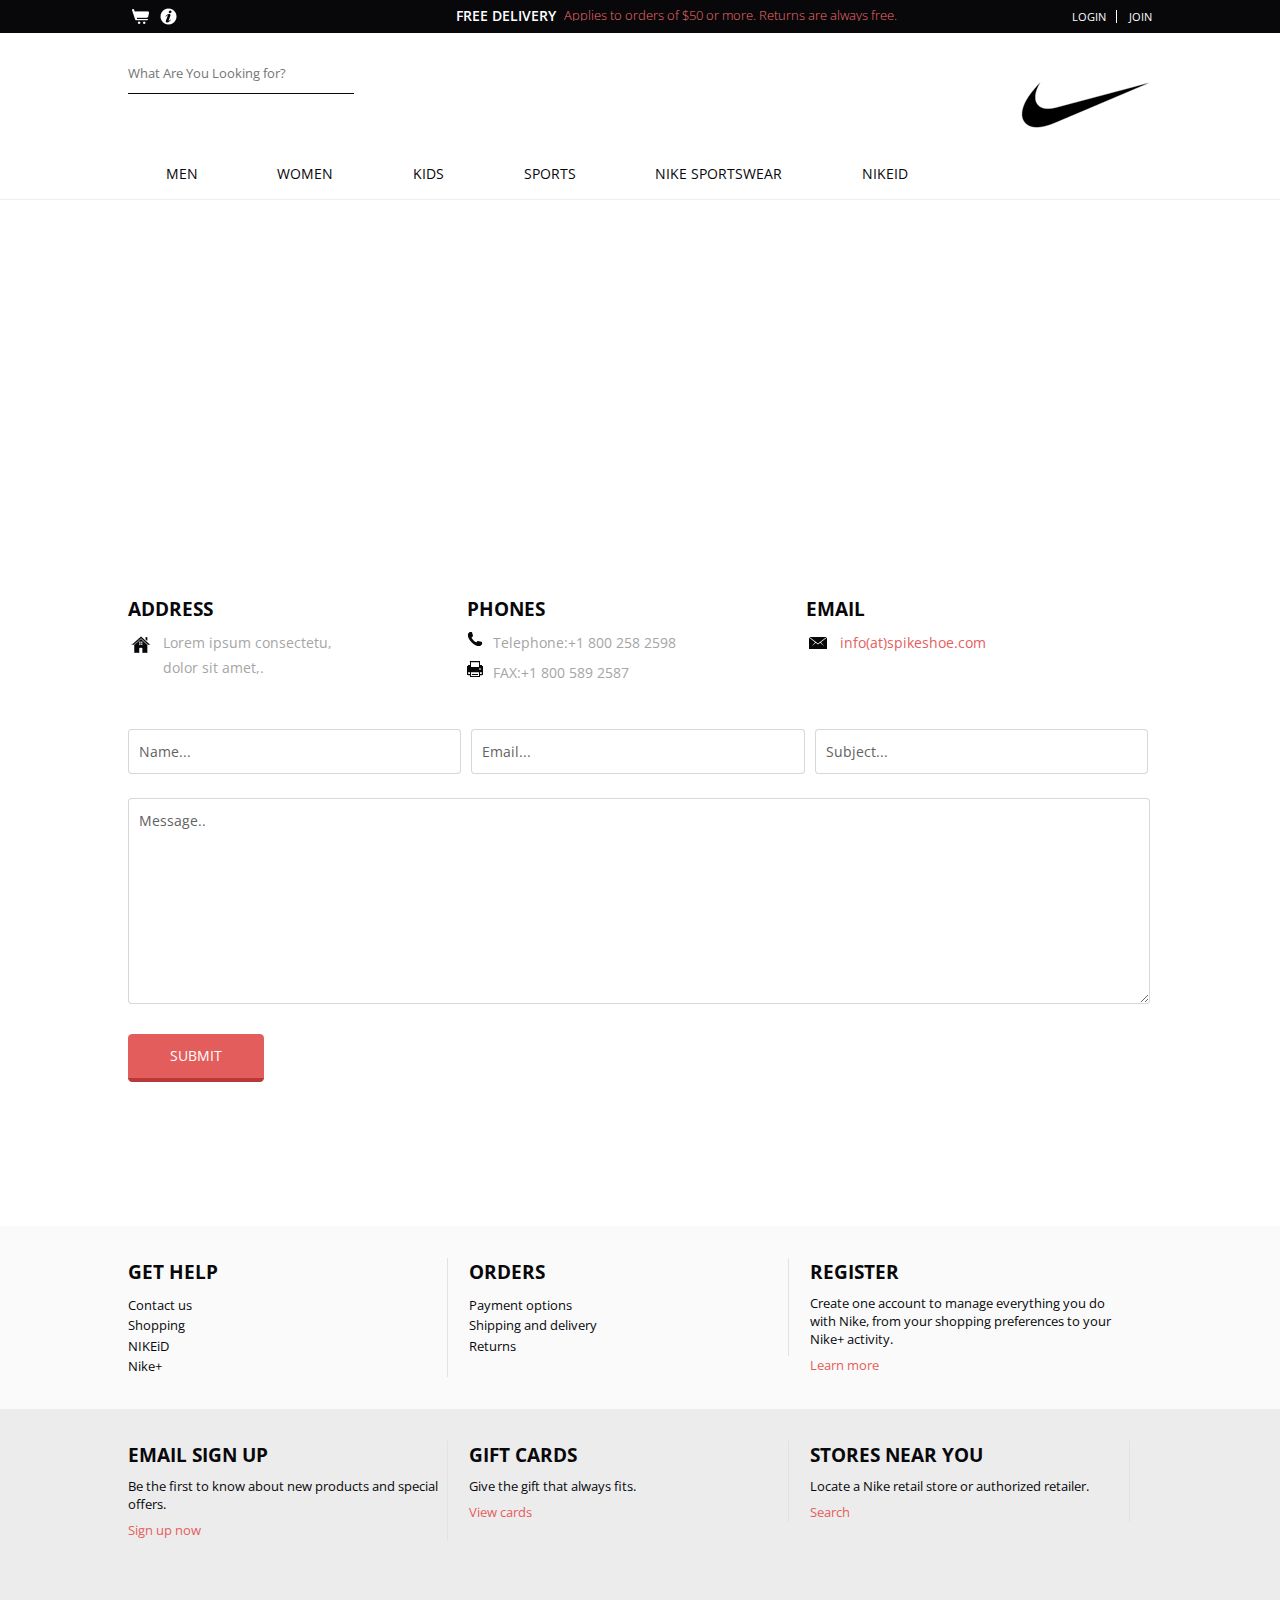
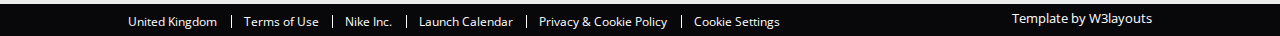
<file: contact.html>
<!--
Author: W3layouts
Author URL: http://w3layouts.com
License: Creative Commons Attribution 3.0 Unported
License URL: http://creativecommons.org/licenses/by/3.0/
-->
<!DOCTYPE HTML>
<html>
	<head>
		<title>Spike shoes Website Template | Contact :: w3layouts</title>
		<link href="css/style.css" rel='stylesheet' type='text/css' />
		<meta name="viewport" content="width=device-width, initial-scale=1">
		<script type="application/x-javascript"> addEventListener("load", function() { setTimeout(hideURLbar, 0); }, false); function hideURLbar(){ window.scrollTo(0,1); } </script>
		</script>
		<!----webfonts---->
		<link href='http://fonts.googleapis.com/css?family=Open+Sans:400,300,600,700,800' rel='stylesheet' type='text/css'>
		<!----//webfonts---->
		<script src="js/jquery.min.js"></script>
		<!----start-alert-scroller---->
		<script type="text/javascript" src="js/jquery.easy-ticker.js"></script>
		<script type="text/javascript">
		$(document).ready(function(){
			$('#demo').hide();
			$('.vticker').easyTicker();
		});
		</script>
		<!----start-alert-scroller---->
		<!-- start menu -->
		<link href="css/megamenu.css" rel="stylesheet" type="text/css" media="all" />
		<script type="text/javascript" src="js/megamenu.js"></script>
		<script>$(document).ready(function(){$(".megamenu").megamenu();});</script>
		<script src="js/menu_jquery.js"></script>
		<!-- //End menu -->
		<!---move-top-top---->
		<script type="text/javascript" src="js/move-top.js"></script>
		<script type="text/javascript" src="js/easing.js"></script>
		<script type="text/javascript">
			jQuery(document).ready(function($) {
				$(".scroll").click(function(event){		
					event.preventDefault();
					$('html,body').animate({scrollTop:$(this.hash).offset().top},1200);
				});
			});
		</script>
		<!---//move-top-top---->
	</head>
	<body>
		<!---start-wrap---->
			<!---start-header---->
			<div class="header">
				<div class="top-header">
					<div class="wrap">
						<div class="top-header-left">
							<ul>
								<!---cart-tonggle-script---->
								<script type="text/javascript">
									$(function(){
									    var $cart = $('#cart');
									        $('#clickme').click(function(e) {
									         e.stopPropagation();
									       if ($cart.is(":hidden")) {
									           $cart.slideDown("slow");
									       } else {
									           $cart.slideUp("slow");
									       }
									    });
									    $(document.body).click(function () {
									       if ($cart.not(":hidden")) {
									           $cart.slideUp("slow");
									       } 
									    });
									    });
								</script>
								<!---//cart-tonggle-script---->
								<li><a class="cart" href="#"><span id="clickme"> </span></a></li>
								<!---start-cart-bag---->
								<div id="cart">Your Cart is Empty <span>(0)</span></div>
								<!---start-cart-bag---->
								<li><a class="info" href="#"><span> </span></a></li>
							</ul>
						</div>
						<div class="top-header-center">
							<div class="top-header-center-alert-left">
								<h3>FREE DELIVERY</h3>
							</div>
							<div class="top-header-center-alert-right">
								<div class="vticker">
								  <ul>
									  <li>Applies to orders of $50 or more. <label>Returns are always free.</label></li>
								  </ul>
								</div>
							</div>
							<div class="clear"> </div>
						</div>
						<div class="top-header-right">
							<ul>
								<li><a href="login.html">Login</a><span> </span></li>
								<li><a href="register.html">Join</a></li>
							</ul>
						</div>
						<div class="clear"> </div>
					</div>
				</div>
				<!----start-mid-head---->
				<div class="mid-header">
					<div class="wrap">
						<div class="mid-grid-left">
							<form>
								<input type="text" placeholder="What Are You Looking for?" />
							</form>
						</div>
						<div class="mid-grid-right">
							<a class="logo" href="index.html"><span> </span></a>
						</div>
						<div class="clear"> </div>
					</div>
				</div>
				<!----//End-mid-head---->
				<!----start-bottom-header---->
				<div class="header-bottom">
					<div class="wrap">
					<!-- start header menu -->
							<ul class="megamenu skyblue">
								<li class="grid"><a class="color2" href="#">MEN</a>
									<div class="megapanel">
										<div class="row">
											<div class="col1">
												<div class="h_nav">
													<h4>popular</h4>
													<ul>
														<li><a href="products.html">new arrivals</a></li>
														<li><a href="products.html">men</a></li>
														<li><a href="products.html">women</a></li>
														<li><a href="products.html">accessories</a></li>
														<li><a href="products.html">kids</a></li>
														<li><a href="products.html">login</a></li>
													</ul>	
												</div>
												<div class="h_nav">
													<h4 class="top">man</h4>
													<ul>
														<li><a href="products.html">new arrivals</a></li>
														<li><a href="products.html">men</a></li>
														<li><a href="products.html">women</a></li>
														<li><a href="#">accessories</a></li>
														<li><a href="#">kids</a></li>
														<li><a href="#">style videos</a></li>
													</ul>	
												</div>
											</div>
											<div class="col1">
												<div class="h_nav">
													<h4>style zone</h4>
													<ul>
														<li><a href="products.html">men</a></li>
														<li><a href="products.html">women</a></li>
														<li><a href="products.html">accessories</a></li>
														<li><a href="products.html">kids</a></li>
														<li><a href="products.html">brands</a></li>
													</ul>	
												</div>							
											</div>
											<div class="col1">
												<div class="h_nav">
													<h4>style zone</h4>
													<ul>
														<li><a href="products.html">men</a></li>
														<li><a href="products.html">women</a></li>
														<li><a href="products.html">accessories</a></li>
														<li><a href="products.html">kids</a></li>
														<li><a href="products.html">brands</a></li>
													</ul>	
												</div>							
											</div>
											<div class="col1 men">
												<div class="men-pic">
													<img src="images/men.png" title="" />
												</div>
											</div>
										</div>
									</div>
									</li>
					  			<li class="active grid"><a class="color4" href="#">women</a>
									<div class="megapanel">
										<div class="row">
											<div class="col1">
												<div class="h_nav">
													<h4>shop</h4>
													<ul>
														<li><a href="products.html">new arrivals</a></li>
														<li><a href="products.html">men</a></li>
														<li><a href="products.html">women</a></li>
														<li><a href="products.html">accessories</a></li>
														<li><a href="products.html">kids</a></li>
														<li><a href="products.html">brands</a></li>
													</ul>	
												</div>	
												<div class="h_nav">
													<h4>help</h4>
													<ul>
														<li><a href="products.html">trends</a></li>
														<li><a href="products.html">sale</a></li>
														<li><a href="products.html">style videos</a></li>
														<li><a href="products.html">accessories</a></li>
														<li><a href="products.html">kids</a></li>
														<li><a href="products.html">style videos</a></li>
													</ul>	
												</div>							
											</div>
											<div class="col1">
												<div class="h_nav">
													<h4>my company</h4>
													<ul>
														<li><a href="products.html">trends</a></li>
														<li><a href="products.html">sale</a></li>
														<li><a href="products.html">style videos</a></li>
														<li><a href="products.html">accessories</a></li>
														<li><a href="products.html">kids</a></li>
														<li><a href="products.html">style videos</a></li>
													</ul>	
												</div>												
											</div>
											<div class="col1">
												<div class="h_nav">
													<h4>account</h4>
													<ul>
														<li><a href="products.html">login</a></li>
														<li><a href="products.html">create an account</a></li>
														<li><a href="products.html">create wishlist</a></li>
														<li><a href="products.html">my shopping bag</a></li>
														<li><a href="products.html">brands</a></li>
														<li><a href="products.html">create wishlist</a></li>
													</ul>	
												</div>						
											</div>
											<div class="col1">
												<div class="h_nav">
													<h4>my company</h4>
													<ul>
														<li><a href="products.html">trends</a></li>
														<li><a href="products.html">sale</a></li>
														<li><a href="products.html">style videos</a></li>
														<li><a href="products.html">accessories</a></li>
														<li><a href="products.html">kids</a></li>
														<li><a href="products.html">style videos</a></li>
													</ul>	
												</div>
											</div>
											<div class="col1">
												<div class="h_nav">
													<h4>popular</h4>
													<ul>
														<li><a href="products.html">new arrivals</a></li>
														<li><a href="products.html">men</a></li>
														<li><a href="products.html">women</a></li>
														<li><a href="products.html">accessories</a></li>
														<li><a href="products.html">kids</a></li>
														<li><a href="products.html">style videos</a></li>
													</ul>	
												</div>
											</div>
											<div class="col1 women">
												<div class="women-pic">
													<img src="images/women.png" title="" />
												</div>
											</div>
										</div>
										<div class="row">
											<div class="col2"></div>
											<div class="col1"></div>
											<div class="col1"></div>
											<div class="col1"></div>
											<div class="col1"></div>
										</div>
					    				</div>
									</li>				
									<li><a class="color5" href="#">KIDS</a>
									<div class="megapanel">
										<div class="row">
											<div class="col1">
												<div class="h_nav">
													<h4>popular</h4>
													<ul>
														<li><a href="products.html">new arrivals</a></li>
														<li><a href="products.html">men</a></li>
														<li><a href="products.html">women</a></li>
														<li><a href="products.html">accessories</a></li>
														<li><a href="products.html">kids</a></li>
														<li><a href="products.html">login</a></li>
													</ul>	
												</div>
												<div class="h_nav">
													<h4 class="top">man</h4>
													<ul>
														<li><a href="products.html">new arrivals</a></li>
														<li><a href="products.html">men</a></li>
														<li><a href="products.html">women</a></li>
														<li><a href="products.html">accessories</a></li>
														<li><a href="products.html">kids</a></li>
														<li><a href="products.html">style videos</a></li>
													</ul>	
												</div>
											</div>
											<div class="col1">
												<div class="h_nav">
													<h4>style zone</h4>
													<ul>
														<li><a href="products.html">men</a></li>
														<li><a href="products.html">women</a></li>
														<li><a href="products.html">accessories</a></li>
														<li><a href="products.html">kids</a></li>
														<li><a href="products.html">brands</a></li>
													</ul>	
												</div>							
											</div>
											<div class="col1 kids">
												<div class="kids-pic">
													<img src="images/kids1.png" title="" />
												</div>
											</div>
											<div class="col1"></div>
											<div class="col1"></div>
											<div class="col1"></div>
											<div class="col1"></div>
										</div>
									</div>
									</li>
									<li><a class="color6" href="#">SPORTS</a>
									<div class="megapanel">
										<div class="row">
											<div class="col1">
												<div class="h_nav">
													<h4>shop</h4>
													<ul>
														<li><a href="products.html">new arrivals</a></li>
														<li><a href="products.html">men</a></li>
														<li><a href="products.html">women</a></li>
														<li><a href="products.html">accessories</a></li>
														<li><a href="products.html">kids</a></li>
														<li><a href="products.html">brands</a></li>
													</ul>	
												</div>	
												<div class="h_nav">
													<h4 class="top">my company</h4>
													<ul>
														<li><a href="products.html">trends</a></li>
														<li><a href="products.html">sale</a></li>
														<li><a href="products.html">style videos</a></li>
														<li><a href="products.html">accessories</a></li>
														<li><a href="products.html">kids</a></li>
														<li><a href="products.html">style videos</a></li>
													</ul>	
												</div>												
											</div>
											<div class="col1">
												<div class="h_nav">
													<h4>man</h4>
													<ul>
														<li><a href="products.html">new arrivals</a></li>
														<li><a href="products.html">men</a></li>
														<li><a href="products.html">women</a></li>
														<li><a href="products.html">accessories</a></li>
														<li><a href="products.html">kids</a></li>
														<li><a href="products.html">style videos</a></li>
													</ul>	
												</div>						
											</div>
											<div class="col1">
												<div class="h_nav">
													<h4>help</h4>
													<ul>
														<li><a href="products.html">trends</a></li>
														<li><a href="products.html">sale</a></li>
														<li><a href="products.html">style videos</a></li>
														<li><a href="products.html">accessories</a></li>
														<li><a href="products.html">kids</a></li>
														<li><a href="products.html">style videos</a></li>
													</ul>	
												</div>							
											</div>
											<div class="col1 sports">
												<div class="sports-pic">
													<img src="images/sport.png" title="" />
												</div>
											</div>
										</div>
										<div class="row">
											<div class="col2"></div>
											<div class="col1"></div>
											<div class="col1"></div>
											<div class="col1"></div>
											<div class="col1"></div>
										</div>
									</div>
									</li>
									<li><a class="color7" href="#">NIKE SPORTSWEAR</a>
									<div class="megapanel">
										<div class="row">
											<div class="col1">
												<div class="h_nav">
													<h4>shop</h4>
													<ul>
														<li><a href="products.html">new arrivals</a></li>
														<li><a href="products.html">men</a></li>
														<li><a href="products.html">women</a></li>
														<li><a href="products.html">accessories</a></li>
														<li><a href="products.html">kids</a></li>
														<li><a href="products.html">brands</a></li>
													</ul>	
												</div>		
												<div class="h_nav">
													<h4>my company</h4>
													<ul>
														<li><a href="products.html">trends</a></li>
														<li><a href="products.html">sale</a></li>
														<li><a href="products.html">style videos</a></li>
														<li><a href="products.html">accessories</a></li>
														<li><a href="products.html">kids</a></li>
														<li><a href="products.html">style videos</a></li>
													</ul>	
												</div>					
											</div>
											<div class="col1">
												<div class="h_nav">
													<h4>help</h4>
													<ul>
														<li><a href="products.html">trends</a></li>
														<li><a href="products.html">sale</a></li>
														<li><a href="products.html">style videos</a></li>
														<li><a href="products.html">accessories</a></li>
														<li><a href="products.html">kids</a></li>
														<li><a href="products.html">style videos</a></li>
													</ul>	
												</div>							
											</div>
											<div class="col1">
												<div class="h_nav">
													<h4>my company</h4>
													<ul>
														<li><a href="products.html">trends</a></li>
														<li><a href="products.html">sale</a></li>
														<li><a href="products.html">style videos</a></li>
														<li><a href="products.html">accessories</a></li>
														<li><a href="products.html">kids</a></li>
														<li><a href="products.html">style videos</a></li>
													</ul>	
												</div>												
											</div>
											<div class="col1">
												<div class="h_nav">
													<h4>account</h4>
													<ul>
														<li><a href="products.html">login</a></li>
														<li><a href="products.html">create an account</a></li>
														<li><a href="products.html">create wishlist</a></li>
														<li><a href="products.html">my shopping bag</a></li>
														<li><a href="products.html">brands</a></li>
														<li><a href="products.html">create wishlist</a></li>
													</ul>	
												</div>						
											</div>
											<div class="col1 nike">
												<div class="nike-pic">
													<img src="images/nike.png" title="" />
												</div>
											</div>
										</div>
										<div class="row">
											<div class="col2"></div>
											<div class="col1"></div>
											<div class="col1"></div>
											<div class="col1"></div>
											<div class="col1"></div>
										</div>
					    				</div>
									</li>
									<li><a class="color8" href="#">NIKEiD</a>
									<div class="megapanel">
										<div class="row">
											<div class="col1">
												<div class="h_nav">
													<h4>style zone</h4>
													<ul>
														<li><a href="products.html">men</a></li>
														<li><a href="products.html">women</a></li>
														<li><a href="products.html">accessories</a></li>
														<li><a href="products.html">kids</a></li>
														<li><a href="products.html">brands</a></li>
													</ul>	
												</div>							
											</div>
											<div class="col1">
												<div class="h_nav">
													<h4>popular</h4>
													<ul>
														<li><a href="products.html">new arrivals</a></li>
														<li><a href="products.html">men</a></li>
														<li><a href="products.html">kids</a></li>
														<li><a href="products.html">accessories</a></li>
														<li><a href="products.html">login</a></li>
													</ul>	
												</div>
												<div class="h_nav">
													<h4 class="top">man</h4>
													<ul>
														<li><a href="products.html">new arrivals</a></li>
														<li><a href="products.html">accessories</a></li>
														<li><a href="products.html">kids</a></li>
														<li><a href="products.html">style videos</a></li>
													</ul>	
												</div>
											<div class="col1"></div>
											<div class="col1"></div>
											<div class="col1"></div>
											<div class="col1"></div>
										</div>
									</div>
									</li>
							</ul>

					</div>
				</div>
				</div>
				<!----//End-bottom-header---->
			<!---//End-header---->
		<!--- start-content---->
		<div class="content contact-main">
			<!----start-contact---->
			<div class="contact-info">
					<div class="map">
					 	<iframe width="100%" height="350" frameborder="0" scrolling="no" marginheight="0" marginwidth="0" src="https://maps.google.co.in/maps?f=q&amp;source=s_q&amp;hl=en&amp;geocode=&amp;q=Lighthouse+Point,+FL,+United+States&amp;aq=4&amp;oq=light&amp;sll=26.275636,-80.087265&amp;sspn=0.04941,0.104628&amp;ie=UTF8&amp;hq=&amp;hnear=Lighthouse+Point,+Broward,+Florida,+United+States&amp;t=m&amp;z=14&amp;ll=26.275636,-80.087265&amp;output=embed"></iframe><br><small><a href="https://maps.google.co.in/maps?f=q&amp;source=embed&amp;hl=en&amp;geocode=&amp;q=Lighthouse+Point,+FL,+United+States&amp;aq=4&amp;oq=light&amp;sll=26.275636,-80.087265&amp;sspn=0.04941,0.104628&amp;ie=UTF8&amp;hq=&amp;hnear=Lighthouse+Point,+Broward,+Florida,+United+States&amp;t=m&amp;z=14&amp;ll=26.275636,-80.087265" style="color:#666;text-align:left;font-size:12px"></a></small>
					 </div>
					 <div class="wrap">
					 <div class="contact-grids">
							 <div class="col_1_of_bottom span_1_of_first1">
								    <h5>Address</h5>
								    <ul class="list3">
										<li>
											<img src="images/home.png" alt="">
											<div class="extra-wrap">
											 <p>Lorem ipsum  consectetu,<br>dolor sit amet,.</p>
											</div>
										</li>
									</ul>
							    </div>
								<div class="col_1_of_bottom span_1_of_first1">
								    <h5>Phones</h5>
									<ul class="list3">
										<li>
											   <img src="images/phone.png" alt="">
											<div class="extra-wrap">
												<p><span>Telephone:</span>+1 800 258 2598</p>
											</div>
												<img src="images/fax.png" alt="">
											<div class="extra-wrap">
												<p><span>FAX:</span>+1 800 589 2587</p>
											</div>
										</li>
									</ul>
								</div>
								<div class="col_1_of_bottom span_1_of_first1">
									 <h5>Email</h5>
								    <ul class="list3">
										<li>
											<img src="images/email.png" alt="">
											<div class="extra-wrap">
											  <p><span class="mail"><a href="mailto:yoursite.com">info(at)spikeshoe.com</a></span></p>
											</div>
										</li>
									</ul>
							    </div>
								<div class="clear"></div>
					 </div>
					 	<form method="post" action="contact-post.html">
					          <div class="contact-form">
								<div class="contact-to">
			                     	<input type="text" class="text" value="Name..." onfocus="this.value = '';" onblur="if (this.value == '') {this.value = 'Name...';}">
								 	<input type="text" class="text" value="Email..." onfocus="this.value = '';" onblur="if (this.value == '') {this.value = 'Email...';}">
								 	<input type="text" class="text" value="Subject..." onfocus="this.value = '';" onblur="if (this.value == '') {this.value = 'Subject...';}">
								</div>
								<div class="text2">
				                   <textarea value="Message:" onfocus="this.value = '';" onblur="if (this.value == '') {this.value = 'Message';}">Message..</textarea>
				                </div>
				               <span><input type="submit" class="" value="Submit"></span>
				                <div class="clear"></div>
				               </div>
				           </form>
							</div>
			</div>
			<!----//End-contact---->
		</div>
		<!---- start-bottom-grids---->
		<div class="bottom-grids">
			<div class="bottom-top-grids">
				<div class="wrap">
					<div class="bottom-top-grid">
						<h4>GET HELP</h4>
						<ul>
							<li><a href="contact.html">Contact us</a></li>
							<li><a href="#">Shopping</a></li>
							<li><a href="#">NIKEiD</a></li>
							<li><a href="#">Nike+</a></li>
						</ul>
					</div>
					<div class="bottom-top-grid">
						<h4>ORDERS</h4>
						<ul>
							<li><a href="#">Payment options</a></li>
							<li><a href="#">Shipping and delivery</a></li>
							<li><a href="#">Returns</a></li>
						</ul>
					</div>
					<div class="bottom-top-grid last-bottom-top-grid">
						<h4>REGISTER</h4>
						<p>Create one account to manage everything you do with Nike, from your shopping preferences to your Nike+ activity.</p>
						<a class="learn-more" href="#">Learn more</a>
					</div>
					<div class="clear"> </div>
				</div>
			</div>
			<div class="bottom-bottom-grids">
				<div class="wrap">
					<div class="bottom-bottom-grid">
						<h6>EMAIL SIGN UP</h6>
						<p>Be the first to know about new products and special offers.</p>
						<a class="learn-more" href="#">Sign up now</a>
					</div>
					<div class="bottom-bottom-grid">
						<h6>GIFT CARDS</h6>
						<p>Give the gift that always fits.</p>
						<a class="learn-more" href="#">View cards</a>
					</div>
					<div class="bottom-bottom-grid last-bottom-bottom-grid">
						<h6>STORES NEAR YOU</h6>
						<p>Locate a Nike retail store or authorized retailer.</p>
						<a class="learn-more" href="#">Search</a>
					</div>
					<div class="clear"> </div>
				</div>
			</div>
		</div>
		<!---- //End-bottom-grids---->
		<!--- //End-content---->
		<!---start-footer---->
		<div class="footer">
			<div class="wrap">
				<div class="footer-left">
					<ul>
						<li><a href="#">United Kingdom</a> <span> </span></li>
						<li><a href="#">Terms of Use</a> <span> </span></li>
						<li><a href="#">Nike Inc.</a> <span> </span></li>
						<li><a href="#">Launch Calendar</a> <span> </span></li>
						<li><a href="#">Privacy & Cookie Policy</a> <span> </span></li>
						<li><a href="#">Cookie Settings</a></li>
						<div class="clear"> </div>
					</ul>
				</div>
				<div class="footer-right">
					<p>Template by <a href="http://w3layouts.com/">W3layouts</a></p>
					<script type="text/javascript">
						$(document).ready(function() {
							/*
							var defaults = {
					  			containerID: 'toTop', // fading element id
								containerHoverID: 'toTopHover', // fading element hover id
								scrollSpeed: 1200,
								easingType: 'linear' 
					 		};
							*/
							
							$().UItoTop({ easingType: 'easeOutQuart' });
							
						});
					</script>
			    <a href="#" id="toTop" style="display: block;"><span id="toTopHover" style="opacity: 1;"> </span></a>
				</div>
				<div class="clear"> </div>
			</div>
		</div>
		<!---//End-footer---->
		<!---//End-wrap---->
	</body>
</html>
</file>
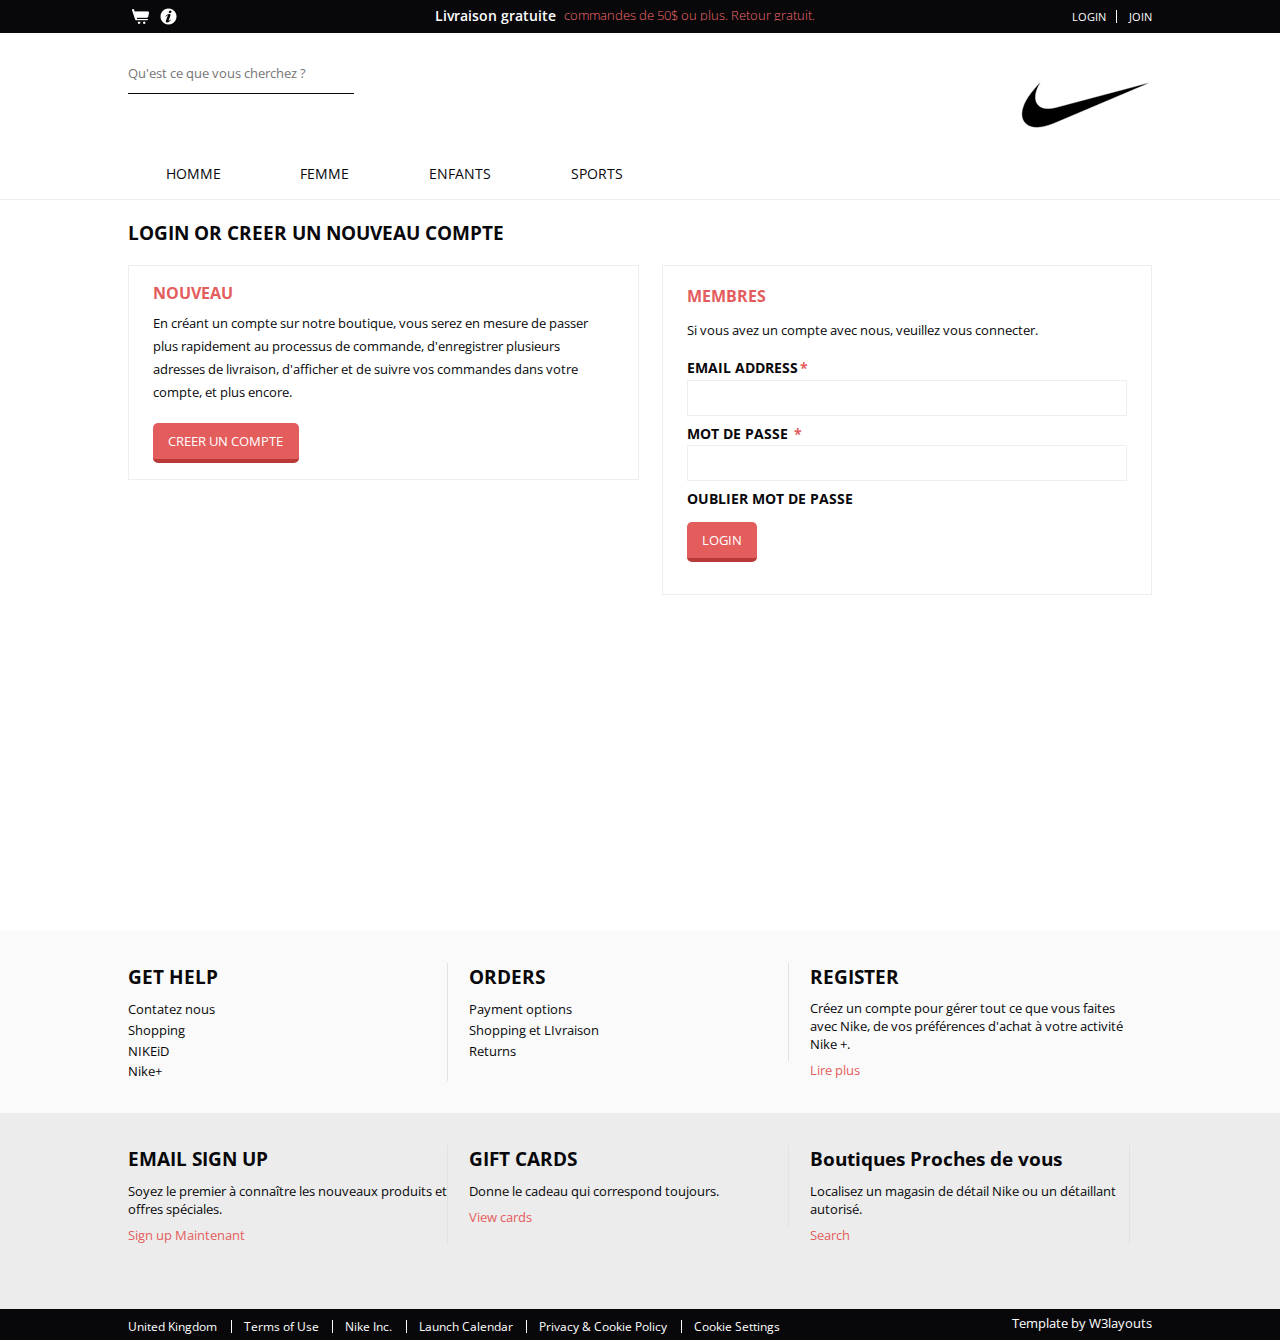
<file: login.html>
<!--
Author: W3layouts
Author URL: http://w3layouts.com
License: Creative Commons Attribution 3.0 Unported
License URL: http://creativecommons.org/licenses/by/3.0/
-->
<!DOCTYPE HTML>
<html>
	<head>
		<title>Spike shoes Website Template | login :: w3layouts</title>
		<link href="css/style.css" rel='stylesheet' type='text/css' />
		<meta name="viewport" content="width=device-width, initial-scale=1">
		<script type="application/x-javascript"> addEventListener("load", function() { setTimeout(hideURLbar, 0); }, false); function hideURLbar(){ window.scrollTo(0,1); } </script>
		</script>
		<!----webfonts---->
		<link href='http://fonts.googleapis.com/css?family=Open+Sans:400,300,600,700,800' rel='stylesheet' type='text/css'>
		<!----//webfonts---->
		<script src="js/jquery.min.js"></script>
		<!----start-alert-scroller---->
		<script type="text/javascript" src="js/jquery.easy-ticker.js"></script>
		<script type="text/javascript">
		$(document).ready(function(){
			$('#demo').hide();
			$('.vticker').easyTicker();
		});
		</script>
		<!----start-alert-scroller---->
		<!-- start menu -->
		<link href="css/megamenu.css" rel="stylesheet" type="text/css" media="all" />
		<script type="text/javascript" src="js/megamenu.js"></script>
		<script>$(document).ready(function(){$(".megamenu").megamenu();});</script>
		<script src="js/menu_jquery.js"></script>
		<!-- //End menu -->
		<!---move-top-top---->
		<script type="text/javascript" src="js/move-top.js"></script>
		<script type="text/javascript" src="js/easing.js"></script>
		<script type="text/javascript">
			jQuery(document).ready(function($) {
				$(".scroll").click(function(event){		
					event.preventDefault();
					$('html,body').animate({scrollTop:$(this.hash).offset().top},1200);
				});
			});
		</script>
		<!---//move-top-top---->
	</head>
	<body>
		<!---start-wrap---->
			<!---start-header---->
			<div class="header">
				<div class="top-header">
					<div class="wrap">
						<div class="top-header-left">
							<ul>
								<!---cart-tonggle-script---->
								<script type="text/javascript">
									$(function(){
									    var $cart = $('#cart');
									        $('#clickme').click(function(e) {
									         e.stopPropagation();
									       if ($cart.is(":hidden")) {
									           $cart.slideDown("slow");
									       } else {
									           $cart.slideUp("slow");
									       }
									    });
									    $(document.body).click(function () {
									       if ($cart.not(":hidden")) {
									           $cart.slideUp("slow");
									       } 
									    });
									    });
								</script>
								<!---//cart-tonggle-script---->
								<li><a class="cart" href="#"><span id="clickme"> </span></a></li>
								<!---start-cart-bag---->
								<div id="cart">Your Cart is Empty <span>(0)</span></div>
								<!---start-cart-bag---->
								<li><a class="info" href="#"><span> </span></a></li>
							</ul>
						</div>
						<div class="top-header-center">
							<div class="top-header-center-alert-left">
								<h3>Livraison gratuite</h3>
							</div>
							<div class="top-header-center-alert-right">
								<div class="vticker">
								  <ul>
									  <li> commandes de 50$ ou plus.<label> Retour gratuit.</label></li>
								  </ul>
								</div>
							</div>
							<div class="clear"> </div>
						</div>
						<div class="top-header-right">
							<ul>
								<li><a href="login.html">Login</a><span> </span></li>
								<li><a href="register.html">Join</a></li>
							</ul>
						</div>
						<div class="clear"> </div>
					</div>
				</div>
				<!----start-mid-head---->
				<div class="mid-header">
					<div class="wrap">
						<div class="mid-grid-left">
							<form>
								<input type="text" placeholder="Qu'est ce que vous cherchez ?" />
							</form>
						</div>
						<div class="mid-grid-right">
							<a class="logo" href="index.html"><span> </span></a>
						</div>
						<div class="clear"> </div>
					</div>
				</div>
				<!----//End-mid-head---->
				<!----start-bottom-header---->
				<div class="header-bottom">
					<div class="wrap">
					<!-- start header menu -->
							<ul class="megamenu skyblue">
								<li class="grid"><a class="color2" href="#">Homme</a>
									<div class="megapanel">
										<div class="row">
											<div class="col1">
												<div class="h_nav">
													<h4>popular</h4>
													<ul>
														<li><a href="products.html">Nouveaux arrivés</a></li>
														<li><a href="products.html">Homme</a></li>
														<li><a href="products.html">Femme</a></li>
														<li><a href="products.html">accessoires</a></li>
														<li><a href="products.html">Enfants</a></li>
														<li><a href="products.html">login</a></li>
													</ul>	
												</div>
												<div class="h_nav">
													<h4 class="top">Homme</h4>
													<ul>
														<li><a href="products.html">Nouveaux arrivés</a></li>
														<li><a href="products.html">Homme</a></li>
														<li><a href="products.html">Femme</a></li>
														<li><a href="#">accessoires</a></li>
														<li><a href="#">Enfants</a></li>
														<li><a href="#">style videos</a></li>
													</ul>	
												</div>
											</div>
											<div class="col1">
												<div class="h_nav">
													<h4>style zone</h4>
													<ul>
														<li><a href="products.html">Nouveaux arrivés</a></li>
														<li><a href="products.html">Homme</a></li>
														<li><a href="products.html">Femme</a></li>
														<li><a href="products.html">accessoires</a></li>
														<li><a href="products.html">Enfants</a></li>
														<li><a href="products.html">brands</a></li>
													</ul>	
												</div>							
											</div>
											
											<div class="col1 men">
												<div class="men-pic">
													<img src="images/men.png" title="" />
												</div>
											</div>
										</div>
									</div>
									</li>
					  			<li class="active grid"><a class="color4" href="#">Femme</a>
									<div class="megapanel">
										<div class="row">
											<div class="col1">
												<div class="h_nav">
													<h4>shop</h4>
													<ul>
														<li><a href="products.html">Nouveaux arrivés</a></li>
														<li><a href="products.html">Homme</a></li>
														<li><a href="products.html">Femme</a></li>
														<li><a href="products.html">accessoires</a></li>
														<li><a href="products.html">Enfants</a></li>
														<li><a href="products.html">brands</a></li>
													</ul>	
												</div>	
												<div class="h_nav">
													<h4>help</h4>
													<ul>
														<li><a href="products.html">trends</a></li>
														<li><a href="products.html">sale</a></li>
														<li><a href="products.html">style videos</a></li>
														<li><a href="products.html">accessories</a></li>
														<li><a href="products.html">kids</a></li>
														<li><a href="products.html">style videos</a></li>
													</ul>	
												</div>							
											</div>
											
											
											
											
											<div class="col1 women">
												<div class="women-pic">
													<img src="images/women.png" title="" />
												</div>
											</div>
										</div>
										<div class="row">
											<div class="col2"></div>
											<div class="col1"></div>
											<div class="col1"></div>
											<div class="col1"></div>
											<div class="col1"></div>
										</div>
					    				</div>
									</li>				
									<li><a class="color5" href="#">Enfants</a>
									<div class="megapanel">
										<div class="row">
											<div class="col1">
												<div class="h_nav">
													<h4>popular</h4>
													<ul><li><a href="products.html">Nouveaux arrivés</a></li>
														<li><a href="products.html">Homme</a></li>
														<li><a href="products.html">Femme</a></li>
														<li><a href="products.html">accessoires</a></li>
														<li><a href="products.html">Enfants</a></li>
														<li><a href="products.html">login</a></li>
													</ul>	
												</div>
												
											
											
											<div class="col1 kids">
												<div class="kids-pic">
													<img src="images/kids1.png" title="" />
												</div>
											</div>
											<div class="col1"></div>
											<div class="col1"></div>
											<div class="col1"></div>
											<div class="col1"></div>
										</div>
									</div>
									</li>
									<li><a class="color6" href="#">SPORTS</a>
									<div class="megapanel">
										<div class="row">
											<div class="col1">
												<div class="h_nav">
													<h4>shop</h4>
													<ul>
														<li><a href="products.html">Nouveaux arrivés</a></li>
														<li><a href="products.html">Homme</a></li>
														<li><a href="products.html">Femme</a></li>
														<li><a href="products.html">accessoires</a></li>
														<li><a href="products.html">Enfants</a></li>
														
														<li><a href="products.html">brands</a></li>
													</ul>	
												</div>	
																							
											</div>
											<div class="col1">
												<div class="h_nav">
													<h4>Homme</h4>
													<ul>
														<li><a href="products.html">Nouveaux arrivés</a></li>
														<li><a href="products.html">Homme</a></li>
														<li><a href="products.html">Femme</a></li>
														<li><a href="products.html">accessoires</a></li>
														<li><a href="products.html">Enfants</a></li>
														<li><a href="products.html">style videos</a></li>
													</ul>	
												</div>						
											</div>
											
											<div class="col1 sports">
												<div class="sports-pic">
													<img src="images/sport.png" title="" />
												</div>
											</div>
										</div>
										<div class="row">
											<div class="col2"></div>
											<div class="col1"></div>
											<div class="col1"></div>
											<div class="col1"></div>
											<div class="col1"></div>
										</div>
									</div>
									</li>
									
							</ul>

					</div>
				</div>
				</div>
				<!----//End-bottom-header---->
			<!---//End-header---->
		<!--- start-content---->
		<div class="content login-box">
			<div class="login-main">
				<div class="wrap">
					<h1>LOGIN OR CREER UN NOUVEAU COMPTE</h1>
					<div class="login-left">
						<h3>NOUVEAU</h3>
						<p>En créant un compte sur notre boutique, vous serez en mesure de passer plus rapidement au processus de commande, d'enregistrer plusieurs adresses de livraison, d'afficher et de suivre vos commandes dans votre compte, et plus encore.</p>
						<a class="acount-btn" href="register.html">CREER UN COMPTE</a>
					</div>
					<div class="login-right">
						<h3>MEMBRES</h3>
						<p>Si vous avez un compte avec nous, veuillez vous connecter.</p>
						<form>
							<div>
								<span>Email Address<label>*</label></span>
								<input type="text"> 
							</div>
							<div>
								<span>Mot de passe <label>*</label></span>
								<input type="text"> 
							</div>
							<a class="forgot" href="#">Oublier mot de passe</a>
							<input type="submit" value="Login" />
						</form>
					</div>
					<div class="clear"> </div>
				</div>
			</div>
		</div>
		<!---- start-bottom-grids---->
		<div class="bottom-grids">
			<div class="bottom-top-grids">
				<div class="wrap">
					<div class="bottom-top-grid">
						<h4>GET HELP</h4>
						<ul>
							<li><a href="contact.html">Contatez nous</a></li>
							<li><a href="#">Shopping</a></li>
							<li><a href="#">NIKEiD</a></li>
							<li><a href="#">Nike+</a></li>
						</ul>
					</div>
					<div class="bottom-top-grid">
						<h4>ORDERS</h4>
						<ul>
							<li><a href="#">Payment options</a></li>
							<li><a href="#">Shopping et LIvraison</a></li>
							<li><a href="#">Returns</a></li>
						</ul>
					</div>
					<div class="bottom-top-grid last-bottom-top-grid">
						<h4>REGISTER</h4>
						<p>Créez un compte pour gérer tout ce que vous faites avec Nike, de vos préférences d'achat à votre activité Nike +.</p>
						<a class="learn-more" href="#">Lire plus</a>
					</div>
					<div class="clear"> </div>
				</div>
			</div>
			<div class="bottom-bottom-grids">
				<div class="wrap">
					<div class="bottom-bottom-grid">
						<h6>EMAIL SIGN UP</h6>
						<p>Soyez le premier à connaître les nouveaux produits et offres spéciales.</p>
						<a class="learn-more" href="#">Sign up Maintenant</a>
					</div>
					<div class="bottom-bottom-grid">
						<h6>GIFT CARDS</h6>
						<p>Donne le cadeau qui correspond toujours.</p>
						<a class="learn-more" href="#">View cards</a>
					</div>
					<div class="bottom-bottom-grid last-bottom-bottom-grid">
						<h6>Boutiques Proches de vous</h6>
						<p>Localisez un magasin de détail Nike ou un détaillant autorisé.</p>
						<a class="learn-more" href="#">Search</a>
					</div>
					<div class="clear"> </div>
				</div>
			</div>
		</div>
		<!---- //End-bottom-grids---->
		<!--- //End-content---->
		<!---start-footer---->
		<div class="footer">
			<div class="wrap">
				<div class="footer-left">
					<ul>
						<li><a href="#">United Kingdom</a> <span> </span></li>
						<li><a href="#">Terms of Use</a> <span> </span></li>
						<li><a href="#">Nike Inc.</a> <span> </span></li>
						<li><a href="#">Launch Calendar</a> <span> </span></li>
						<li><a href="#">Privacy & Cookie Policy</a> <span> </span></li>
						<li><a href="#">Cookie Settings</a></li>
						<div class="clear"> </div>
					</ul>
				</div>
				<div class="footer-right">
					<p>Template by <a href="http://w3layouts.com/">W3layouts</a></p>
					<script type="text/javascript">
						$(document).ready(function() {
							/*
							var defaults = {
					  			containerID: 'toTop', // fading element id
								containerHoverID: 'toTopHover', // fading element hover id
								scrollSpeed: 1200,
								easingType: 'linear' 
					 		};
							*/
							
							$().UItoTop({ easingType: 'easeOutQuart' });
							
						});
					</script>
			    <a href="#" id="toTop" style="display: block;"><span id="toTopHover" style="opacity: 1;"> </span></a>
				</div>
				<div class="clear"> </div>
			</div>
		</div>
		<!---//End-footer---->
		<!---//End-wrap---->
	</body>
</html>
</file>
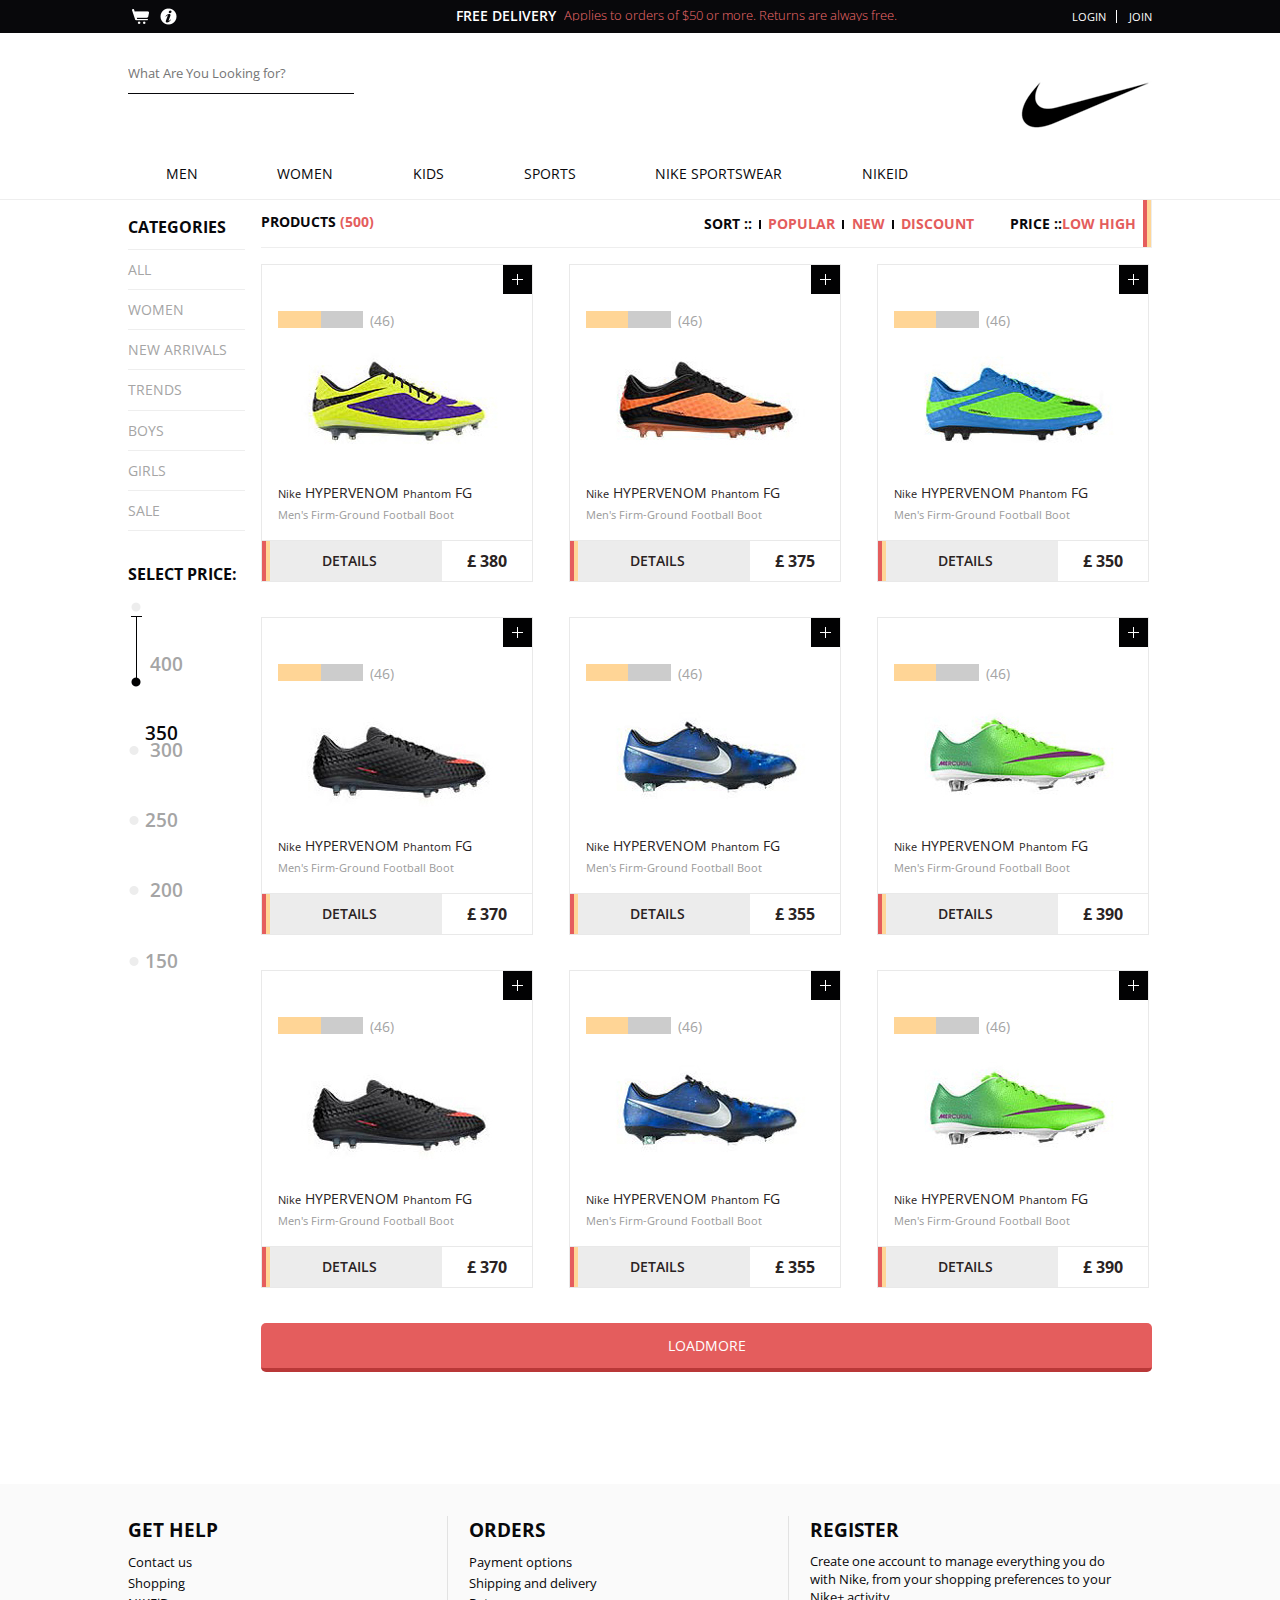
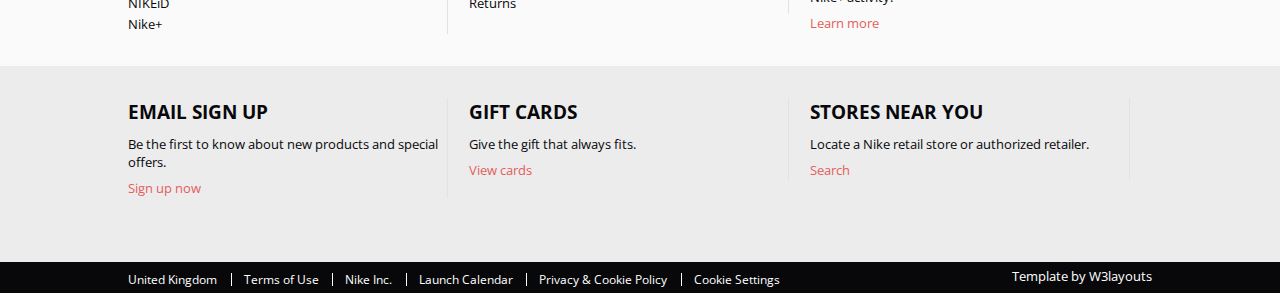
<file: products.html>
<!--
Author: W3layouts
Author URL: http://w3layouts.com
License: Creative Commons Attribution 3.0 Unported
License URL: http://creativecommons.org/licenses/by/3.0/
-->
<!DOCTYPE HTML>
<html>
	<head>
		<title>Spike shoes Website Template | Prosucts :: w3layouts</title>
		<link href="css/style.css" rel='stylesheet' type='text/css' />
		<meta name="viewport" content="width=device-width, initial-scale=1">
		<script type="application/x-javascript"> addEventListener("load", function() { setTimeout(hideURLbar, 0); }, false); function hideURLbar(){ window.scrollTo(0,1); } </script>
		</script>
		<!----webfonts---->
		<link href='http://fonts.googleapis.com/css?family=Open+Sans:400,300,600,700,800' rel='stylesheet' type='text/css'>
		<!----//webfonts---->
		<!----start-alert-scroller---->
		<script src="js/jquery.min.js"></script>
		<script type="text/javascript" src="js/jquery.easy-ticker.js"></script>
		<script type="text/javascript">
		$(document).ready(function(){
			$('#demo').hide();
			$('.vticker').easyTicker();
		});
		</script>
		<!----start-alert-scroller---->
		<!-- start menu -->
		<link href="css/megamenu.css" rel="stylesheet" type="text/css" media="all" />
		<script type="text/javascript" src="js/megamenu.js"></script>
		<script>$(document).ready(function(){$(".megamenu").megamenu();});</script>
		<script src="js/menu_jquery.js"></script>
		<!-- //End menu -->
		<!---slider---->
		<link rel="stylesheet" href="css/slippry.css">
		<script src="js/jquery-ui.js" type="text/javascript"></script>
		<script src="js/scripts-f0e4e0c2.js" type="text/javascript"></script>
		<script>
			  jQuery('#jquery-demo').slippry({
			  // general elements & wrapper
			  slippryWrapper: '<div class="sy-box jquery-demo" />', // wrapper to wrap everything, including pager
			  // options
			  adaptiveHeight: false, // height of the sliders adapts to current slide
			  useCSS: false, // true, false -> fallback to js if no browser support
			  autoHover: false,
			  transition: 'fade'
			});
		</script>
		<!---move-top-top---->
		<script type="text/javascript" src="js/move-top.js"></script>
		<script type="text/javascript" src="js/easing.js"></script>
		<script type="text/javascript">
			jQuery(document).ready(function($) {
				$(".scroll").click(function(event){		
					event.preventDefault();
					$('html,body').animate({scrollTop:$(this.hash).offset().top},1200);
				});
			});
		</script>
		<!---//move-top-top---->
	</head>
	<body>
		<!---start-wrap---->
			<!---start-header---->
			<div class="header">
				<div class="top-header">
					<div class="wrap">
						<div class="top-header-left">
							<ul>
								<!---cart-tonggle-script---->
								<script type="text/javascript">
									$(function(){
									    var $cart = $('#cart');
									        $('#clickme').click(function(e) {
									         e.stopPropagation();
									       if ($cart.is(":hidden")) {
									           $cart.slideDown("slow");
									       } else {
									           $cart.slideUp("slow");
									       }
									    });
									    $(document.body).click(function () {
									       if ($cart.not(":hidden")) {
									           $cart.slideUp("slow");
									       } 
									    });
									    });
								</script>
								<!---//cart-tonggle-script---->
								<li><a class="cart" href="#"><span id="clickme"> </span></a></li>
								<!---start-cart-bag---->
								<div id="cart">Your Cart is Empty <span>(0)</span></div>
								<!---start-cart-bag---->
								<li><a class="info" href="#"><span> </span></a></li>
							</ul>
						</div>
						<div class="top-header-center">
							<div class="top-header-center-alert-left">
								<h3>FREE DELIVERY</h3>
							</div>
							<div class="top-header-center-alert-right">
								<div class="vticker">
								  <ul>
									  <li>Applies to orders of $50 or more. <label>Returns are always free.</label></li>
								  </ul>
								</div>
							</div>
							<div class="clear"> </div>
						</div>
						<div class="top-header-right">
							<ul>
								<li><a href="login.html">Login</a><span> </span></li>
								<li><a href="register.html">Join</a></li>
							</ul>
						</div>
						<div class="clear"> </div>
					</div>
				</div>
				<!----start-mid-head---->
				<div class="mid-header">
					<div class="wrap">
						<div class="mid-grid-left">
							<form>
								<input type="text" placeholder="What Are You Looking for?" />
							</form>
						</div>
						<div class="mid-grid-right">
							<a class="logo" href="index.html"><span> </span></a>
						</div>
						<div class="clear"> </div>
					</div>
				</div>
				<!----//End-mid-head---->
				<!----start-bottom-header---->
				<div class="header-bottom">
					<div class="wrap">
					<!-- start header menu -->
							<ul class="megamenu skyblue">
								<li class="grid"><a class="color2" href="#">MEN</a>
									<div class="megapanel">
										<div class="row">
											<div class="col1">
												<div class="h_nav">
													<h4>popular</h4>
													<ul>
														<li><a href="products.html">new arrivals</a></li>
														<li><a href="products.html">men</a></li>
														<li><a href="products.html">women</a></li>
														<li><a href="products.html">accessories</a></li>
														<li><a href="products.html">kids</a></li>
														<li><a href="products.html">login</a></li>
													</ul>	
												</div>
												<div class="h_nav">
													<h4 class="top">man</h4>
													<ul>
														<li><a href="products.html">new arrivals</a></li>
														<li><a href="products.html">men</a></li>
														<li><a href="products.html">women</a></li>
														<li><a href="#">accessories</a></li>
														<li><a href="#">kids</a></li>
														<li><a href="#">style videos</a></li>
													</ul>	
												</div>
											</div>
											<div class="col1">
												<div class="h_nav">
													<h4>style zone</h4>
													<ul>
														<li><a href="products.html">men</a></li>
														<li><a href="products.html">women</a></li>
														<li><a href="products.html">accessories</a></li>
														<li><a href="products.html">kids</a></li>
														<li><a href="products.html">brands</a></li>
													</ul>	
												</div>							
											</div>
											<div class="col1">
												<div class="h_nav">
													<h4>style zone</h4>
													<ul>
														<li><a href="products.html">men</a></li>
														<li><a href="products.html">women</a></li>
														<li><a href="products.html">accessories</a></li>
														<li><a href="products.html">kids</a></li>
														<li><a href="products.html">brands</a></li>
													</ul>	
												</div>							
											</div>
											<div class="col1 men">
												<div class="men-pic">
													<img src="images/men.png" title="" />
												</div>
											</div>
										</div>
									</div>
									</li>
					  			<li class="active grid"><a class="color4" href="#">women</a>
									<div class="megapanel">
										<div class="row">
											<div class="col1">
												<div class="h_nav">
													<h4>shop</h4>
													<ul>
														<li><a href="products.html">new arrivals</a></li>
														<li><a href="products.html">men</a></li>
														<li><a href="products.html">women</a></li>
														<li><a href="products.html">accessories</a></li>
														<li><a href="products.html">kids</a></li>
														<li><a href="products.html">brands</a></li>
													</ul>	
												</div>	
												<div class="h_nav">
													<h4>help</h4>
													<ul>
														<li><a href="products.html">trends</a></li>
														<li><a href="products.html">sale</a></li>
														<li><a href="products.html">style videos</a></li>
														<li><a href="products.html">accessories</a></li>
														<li><a href="products.html">kids</a></li>
														<li><a href="products.html">style videos</a></li>
													</ul>	
												</div>							
											</div>
											<div class="col1">
												<div class="h_nav">
													<h4>my company</h4>
													<ul>
														<li><a href="products.html">trends</a></li>
														<li><a href="products.html">sale</a></li>
														<li><a href="products.html">style videos</a></li>
														<li><a href="products.html">accessories</a></li>
														<li><a href="products.html">kids</a></li>
														<li><a href="products.html">style videos</a></li>
													</ul>	
												</div>												
											</div>
											<div class="col1">
												<div class="h_nav">
													<h4>account</h4>
													<ul>
														<li><a href="products.html">login</a></li>
														<li><a href="products.html">create an account</a></li>
														<li><a href="products.html">create wishlist</a></li>
														<li><a href="products.html">my shopping bag</a></li>
														<li><a href="products.html">brands</a></li>
														<li><a href="products.html">create wishlist</a></li>
													</ul>	
												</div>						
											</div>
											<div class="col1">
												<div class="h_nav">
													<h4>my company</h4>
													<ul>
														<li><a href="products.html">trends</a></li>
														<li><a href="products.html">sale</a></li>
														<li><a href="products.html">style videos</a></li>
														<li><a href="products.html">accessories</a></li>
														<li><a href="products.html">kids</a></li>
														<li><a href="products.html">style videos</a></li>
													</ul>	
												</div>
											</div>
											<div class="col1">
												<div class="h_nav">
													<h4>popular</h4>
													<ul>
														<li><a href="products.html">new arrivals</a></li>
														<li><a href="products.html">men</a></li>
														<li><a href="products.html">women</a></li>
														<li><a href="products.html">accessories</a></li>
														<li><a href="products.html">kids</a></li>
														<li><a href="products.html">style videos</a></li>
													</ul>	
												</div>
											</div>
											<div class="col1 women">
												<div class="women-pic">
													<img src="images/women.png" title="" />
												</div>
											</div>
										</div>
										<div class="row">
											<div class="col2"></div>
											<div class="col1"></div>
											<div class="col1"></div>
											<div class="col1"></div>
											<div class="col1"></div>
										</div>
					    				</div>
									</li>				
									<li><a class="color5" href="#">KIDS</a>
									<div class="megapanel">
										<div class="row">
											<div class="col1">
												<div class="h_nav">
													<h4>popular</h4>
													<ul>
														<li><a href="products.html">new arrivals</a></li>
														<li><a href="products.html">men</a></li>
														<li><a href="products.html">women</a></li>
														<li><a href="products.html">accessories</a></li>
														<li><a href="products.html">kids</a></li>
														<li><a href="products.html">login</a></li>
													</ul>	
												</div>
												<div class="h_nav">
													<h4 class="top">man</h4>
													<ul>
														<li><a href="products.html">new arrivals</a></li>
														<li><a href="products.html">men</a></li>
														<li><a href="products.html">women</a></li>
														<li><a href="products.html">accessories</a></li>
														<li><a href="products.html">kids</a></li>
														<li><a href="products.html">style videos</a></li>
													</ul>	
												</div>
											</div>
											<div class="col1">
												<div class="h_nav">
													<h4>style zone</h4>
													<ul>
														<li><a href="products.html">men</a></li>
														<li><a href="products.html">women</a></li>
														<li><a href="products.html">accessories</a></li>
														<li><a href="products.html">kids</a></li>
														<li><a href="products.html">brands</a></li>
													</ul>	
												</div>							
											</div>
											<div class="col1 kids">
												<div class="kids-pic">
													<img src="images/kids1.png" title="" />
												</div>
											</div>
											<div class="col1"></div>
											<div class="col1"></div>
											<div class="col1"></div>
											<div class="col1"></div>
										</div>
									</div>
									</li>
									<li><a class="color6" href="#">SPORTS</a>
									<div class="megapanel">
										<div class="row">
											<div class="col1">
												<div class="h_nav">
													<h4>shop</h4>
													<ul>
														<li><a href="products.html">new arrivals</a></li>
														<li><a href="products.html">men</a></li>
														<li><a href="products.html">women</a></li>
														<li><a href="products.html">accessories</a></li>
														<li><a href="products.html">kids</a></li>
														<li><a href="products.html">brands</a></li>
													</ul>	
												</div>	
												<div class="h_nav">
													<h4 class="top">my company</h4>
													<ul>
														<li><a href="products.html">trends</a></li>
														<li><a href="products.html">sale</a></li>
														<li><a href="products.html">style videos</a></li>
														<li><a href="products.html">accessories</a></li>
														<li><a href="products.html">kids</a></li>
														<li><a href="products.html">style videos</a></li>
													</ul>	
												</div>												
											</div>
											<div class="col1">
												<div class="h_nav">
													<h4>man</h4>
													<ul>
														<li><a href="products.html">new arrivals</a></li>
														<li><a href="products.html">men</a></li>
														<li><a href="products.html">women</a></li>
														<li><a href="products.html">accessories</a></li>
														<li><a href="products.html">kids</a></li>
														<li><a href="products.html">style videos</a></li>
													</ul>	
												</div>						
											</div>
											<div class="col1">
												<div class="h_nav">
													<h4>help</h4>
													<ul>
														<li><a href="products.html">trends</a></li>
														<li><a href="products.html">sale</a></li>
														<li><a href="products.html">style videos</a></li>
														<li><a href="products.html">accessories</a></li>
														<li><a href="products.html">kids</a></li>
														<li><a href="products.html">style videos</a></li>
													</ul>	
												</div>							
											</div>
											<div class="col1 sports">
												<div class="sports-pic">
													<img src="images/sport.png" title="" />
												</div>
											</div>
										</div>
										<div class="row">
											<div class="col2"></div>
											<div class="col1"></div>
											<div class="col1"></div>
											<div class="col1"></div>
											<div class="col1"></div>
										</div>
									</div>
									</li>
									<li><a class="color7" href="#">NIKE SPORTSWEAR</a>
									<div class="megapanel">
										<div class="row">
											<div class="col1">
												<div class="h_nav">
													<h4>shop</h4>
													<ul>
														<li><a href="products.html">new arrivals</a></li>
														<li><a href="products.html">men</a></li>
														<li><a href="products.html">women</a></li>
														<li><a href="products.html">accessories</a></li>
														<li><a href="products.html">kids</a></li>
														<li><a href="products.html">brands</a></li>
													</ul>	
												</div>		
												<div class="h_nav">
													<h4>my company</h4>
													<ul>
														<li><a href="products.html">trends</a></li>
														<li><a href="products.html">sale</a></li>
														<li><a href="products.html">style videos</a></li>
														<li><a href="products.html">accessories</a></li>
														<li><a href="products.html">kids</a></li>
														<li><a href="products.html">style videos</a></li>
													</ul>	
												</div>					
											</div>
											<div class="col1">
												<div class="h_nav">
													<h4>help</h4>
													<ul>
														<li><a href="products.html">trends</a></li>
														<li><a href="products.html">sale</a></li>
														<li><a href="products.html">style videos</a></li>
														<li><a href="products.html">accessories</a></li>
														<li><a href="products.html">kids</a></li>
														<li><a href="products.html">style videos</a></li>
													</ul>	
												</div>							
											</div>
											<div class="col1">
												<div class="h_nav">
													<h4>my company</h4>
													<ul>
														<li><a href="products.html">trends</a></li>
														<li><a href="products.html">sale</a></li>
														<li><a href="products.html">style videos</a></li>
														<li><a href="products.html">accessories</a></li>
														<li><a href="products.html">kids</a></li>
														<li><a href="products.html">style videos</a></li>
													</ul>	
												</div>												
											</div>
											<div class="col1">
												<div class="h_nav">
													<h4>account</h4>
													<ul>
														<li><a href="products.html">login</a></li>
														<li><a href="products.html">create an account</a></li>
														<li><a href="products.html">create wishlist</a></li>
														<li><a href="products.html">my shopping bag</a></li>
														<li><a href="products.html">brands</a></li>
														<li><a href="products.html">create wishlist</a></li>
													</ul>	
												</div>						
											</div>
											<div class="col1 nike">
												<div class="nike-pic">
													<img src="images/nike.png" title="" />
												</div>
											</div>
										</div>
										<div class="row">
											<div class="col2"></div>
											<div class="col1"></div>
											<div class="col1"></div>
											<div class="col1"></div>
											<div class="col1"></div>
										</div>
					    				</div>
									</li>
									<li><a class="color8" href="#">NIKEiD</a>
									<div class="megapanel">
										<div class="row">
											<div class="col1">
												<div class="h_nav">
													<h4>style zone</h4>
													<ul>
														<li><a href="products.html">men</a></li>
														<li><a href="products.html">women</a></li>
														<li><a href="products.html">accessories</a></li>
														<li><a href="products.html">kids</a></li>
														<li><a href="products.html">brands</a></li>
													</ul>	
												</div>							
											</div>
											<div class="col1">
												<div class="h_nav">
													<h4>popular</h4>
													<ul>
														<li><a href="products.html">new arrivals</a></li>
														<li><a href="products.html">men</a></li>
														<li><a href="products.html">kids</a></li>
														<li><a href="products.html">accessories</a></li>
														<li><a href="products.html">login</a></li>
													</ul>	
												</div>
												<div class="h_nav">
													<h4 class="top">man</h4>
													<ul>
														<li><a href="products.html">new arrivals</a></li>
														<li><a href="products.html">accessories</a></li>
														<li><a href="products.html">kids</a></li>
														<li><a href="products.html">style videos</a></li>
													</ul>	
												</div>
											<div class="col1"></div>
											<div class="col1"></div>
											<div class="col1"></div>
											<div class="col1"></div>
										</div>
									</div>
									</li>
							</ul>

					</div>
				</div>
				</div>
				<!----//End-bottom-header---->
			<!---//End-header---->
		<!--- start-content---->
		<div class="content product-box-main">
			<div class="wrap">
				<div class="content-left">
					<div class="content-left-top-brands">
						<h3>Categories</h3>
						<ul>
							<li><a href="#">ALL</a></li>
							<li><a href="#">WOMEN</a></li>
							<li><a href="#">NEW ARRIVALS</a></li>
							<li><a href="#">TRENDS</a></li>
							<li><a href="#">BOYS</a></li>
							<li><a href="#">GIRLS</a></li>
							<li><a href="#">SALE</a></li>
						</ul>
					</div>
						<div class="content-left-top-grid">
							<div class="content-left-price-selection content-left-top-brands-prices">
								<h4>Select Price:</h4>
								<div class="price-selection-tree">
									<span class="col_checkbox">
										<input id="10" class="css-checkbox10" type="checkbox">
										<label class="normal"><i for="10" name="demo_lbl_10"  class="css-label10"> </i> 400</label>
									</span>
									<span class="col_checkbox">
										<input id="11" class="css-checkbox11" type="checkbox">
										<label class="active1"><i for="11" name="demo_lbl_11"  class="css-label11"> </i>350</label>
									</span>
									<span class="col_checkbox">
										<input id="12" class="css-checkbox12" type="checkbox">
										<label class="normal"><i for="12" name="demo_lbl_12"  class="css-label12"> </i> 300</label>
									</span>
									<span class="col_checkbox">
										<input id="13" class="css-checkbox13" type="checkbox">
										<label class="normal"><i for="13" name="demo_lbl_13"  class="css-label13"> </i>250</label>
									</span>
									<span class="col_checkbox">
										<input id="14" class="css-checkbox14" type="checkbox">
										<label class="normal"><i for="14" name="demo_lbl_14"  class="css-label14"> </i> 200</label>
									</span>
									<span class="col_checkbox">
										<input id="15" class="css-checkbox15" type="checkbox">
										<label class="normal"><i for="15" name="demo_lbl_15"  class="css-label15"> </i>150</label>
									</span>
								</div>
								
						</div>
						</div>
				</div>
				<div class="content-right product-box">
					<div class="product-box-head">
							<div class="product-box-head-left">
								<h3>Products <span>(500)</span></h3>
							</div>
							<div class="product-box-head-right">
								<ul>
									<li><span>Sort ::</span><a href="#"> </a></li>
									<li><label> </label> <a href="#"> Popular</a></li>
									<li><label> </label> <a href="#"> New</a></li>
									<li><label> </label> <a href="#"> Discount</a></li>
									<li><span>Price ::</span><a href="#">Low High</a></li>
								</ul>
							</div>
							<div class="clear"> </div>
					</div>
					<div class="product-grids">
						<!--- start-rate---->
							<script src="js/jstarbox.js"></script>
							<link rel="stylesheet" href="css/jstarbox.css" type="text/css" media="screen" charset="utf-8" />
							<script type="text/javascript">
								jQuery(function() {
									jQuery('.starbox').each(function() {
										var starbox = jQuery(this);
										starbox.starbox({
											average: starbox.attr('data-start-value'),
											changeable: starbox.hasClass('unchangeable') ? false : starbox.hasClass('clickonce') ? 'once' : true,
											ghosting: starbox.hasClass('ghosting'),
											autoUpdateAverage: starbox.hasClass('autoupdate'),
											buttons: starbox.hasClass('smooth') ? false : starbox.attr('data-button-count') || 5,
											stars: starbox.attr('data-star-count') || 5
										}).bind('starbox-value-changed', function(event, value) {
											if(starbox.hasClass('random')) {
												var val = Math.random();
												starbox.next().text(' '+val);
												return val;
											} 
										})
									});
								});
							</script>
							<!---//End-rate---->
						<div class="product-grid fade" onclick="location.href='details.html';">
							<div class="product-grid-head">
								<ul class="grid-social">
									<li><a class="facebook" href="#"><span> </span></a></li>
									<li><a class="twitter" href="#"><span> </span></a></li>
									<li><a class="googlep" href="#"><span> </span></a></li>
									<div class="clear"> </div>
								</ul>
								<div class="block">
									<div class="starbox small ghosting"> </div> <span> (46)</span>
								</div>
							</div>
							<div class="product-pic">
								<a href="#"><img src="images/product2.jpg" title="product-name" /></a>
								<p>
								<a href="#"><small>Nike</small> HYPERVENOM <small>Phantom</small> FG</a>
								<span>Men's Firm-Ground Football Boot</span>
								</p>
							</div>
							<div class="product-info">
								<div class="product-info-cust">
									<a href="details.html">Details</a>
								</div>
								<div class="product-info-price">
									<a href="details.html">&#163; 380</a>
								</div>
								<div class="clear"> </div>
							</div>
							<div class="more-product-info">
								<span> </span>
							</div>
						</div>
						<div class="product-grid fade" onclick="location.href='details.html';">
							<div class="product-grid-head">
								<ul class="grid-social">
									<li><a class="facebook" href="#"><span> </span></a></li>
									<li><a class="twitter" href="#"><span> </span></a></li>
									<li><a class="googlep" href="#"><span> </span></a></li>
									<div class="clear"> </div>
								</ul>
								<div class="block">
									<div class="starbox small ghosting"> </div> <span> (46)</span>
								</div>
							</div>
							<div class="product-pic">
								<a href="#"><img src="images/product1.jpg" title="product-name" /></a>
								<p>
								<a href="#"><small>Nike</small> HYPERVENOM <small>Phantom</small> FG</a>
								<span>Men's Firm-Ground Football Boot</span>
								</p>
							</div>
							<div class="product-info">
								<div class="product-info-cust">
									<a href="details.html">Details</a>
								</div>
								<div class="product-info-price">
									<a href="details.html">&#163; 375</a>
								</div>
								<div class="clear"> </div>
							</div>
							<div class="more-product-info">
								<span> </span>
							</div>
						</div>
						<div class="product-grid fade last-grid" onclick="location.href='details.html';">
							<div class="product-grid-head">
								<ul class="grid-social">
									<li><a class="facebook" href="#"><span> </span></a></li>
									<li><a class="twitter" href="#"><span> </span></a></li>
									<li><a class="googlep" href="#"><span> </span></a></li>
									<div class="clear"> </div>
								</ul>
								<div class="block">
									<div class="starbox small ghosting"> </div> <span> (46)</span>
								</div>
							</div>
							<div class="product-pic">
								<a href="#"><img src="images/product3.jpg" title="product-name" /></a>
								<p>
								<a href="#"><small>Nike</small> HYPERVENOM <small>Phantom</small> FG</a>
								<span>Men's Firm-Ground Football Boot</span>
								</p>
							</div>
							<div class="product-info">
								<div class="product-info-cust">
									<a href="details.html">Details</a>
								</div>
								<div class="product-info-price">
									<a href="details.html">&#163; 350</a>
								</div>
								<div class="clear"> </div>
							</div>
							<div class="more-product-info">
								<span> </span>
							</div>
						</div>
						<div class="product-grid fade" onclick="location.href='details.html';">
							<div class="product-grid-head">
								<ul class="grid-social">
									<li><a class="facebook" href="#"><span> </span></a></li>
									<li><a class="twitter" href="#"><span> </span></a></li>
									<li><a class="googlep" href="#"><span> </span></a></li>
									<div class="clear"> </div>
								</ul>
								<div class="block">
									<div class="starbox small ghosting"> </div> <span> (46)</span>
								</div>
							</div>
							<div class="product-pic">
								<a href="#"><img src="images/product4.jpg" title="product-name" /></a>
								<p>
								<a href="#"><small>Nike</small> HYPERVENOM <small>Phantom</small> FG</a>
								<span>Men's Firm-Ground Football Boot</span>
								</p>
							</div>
							<div class="product-info">
								<div class="product-info-cust">
									<a href="details.html">Details</a>
								</div>
								<div class="product-info-price">
									<a href="details.html">&#163; 370</a>
								</div>
								<div class="clear"> </div>
							</div>
							<div class="more-product-info">
								<span> </span>
							</div>
						</div>
						<div class="product-grid fade" onclick="location.href='details.html';">
							<div class="product-grid-head">
								<ul class="grid-social">
									<li><a class="facebook" href="#"><span> </span></a></li>
									<li><a class="twitter" href="#"><span> </span></a></li>
									<li><a class="googlep" href="#"><span> </span></a></li>
									<div class="clear"> </div>
								</ul>
								<div class="block">
									<div class="starbox small ghosting"> </div> <span> (46)</span>
								</div>
							</div>
							<div class="product-pic">
								<a href="#"><img src="images/product5.jpg" title="product-name" /></a>
								<p>
								<a href="#"><small>Nike</small> HYPERVENOM <small>Phantom</small> FG</a>
								<span>Men's Firm-Ground Football Boot</span>
								</p>
							</div>
							<div class="product-info">
								<div class="product-info-cust">
									<a href="details.html">Details</a>
								</div>
								<div class="product-info-price">
									<a href="details.html">&#163; 355</a>
								</div>
								<div class="clear"> </div>
							</div>
							<div class="more-product-info">
								<span> </span>
							</div>
						</div>
						<div class="product-grid fade last-grid" onclick="location.href='details.html';">
							<div class="product-grid-head">
								<ul class="grid-social">
									<li><a class="facebook" href="#"><span> </span></a></li>
									<li><a class="twitter" href="#"><span> </span></a></li>
									<li><a class="googlep" href="#"><span> </span></a></li>
									<div class="clear"> </div>
								</ul>
								<div class="block">
									<div class="starbox small ghosting"> </div> <span> (46)</span>
								</div>
							</div>
							<div class="product-pic">
								<a href="#"><img src="images/product6.jpg" title="product-name" /></a>
								<p>
								<a href="#"><small>Nike</small> HYPERVENOM <small>Phantom</small> FG</a>
								<span>Men's Firm-Ground Football Boot</span>
								</p>
							</div>
							<div class="product-info">
								<div class="product-info-cust">
									<a href="details.html">Details</a>
								</div>
								<div class="product-info-price">
									<a href="details.html">&#163; 390</a>
								</div>
								<div class="clear"> </div>
							</div>
							<div class="more-product-info">
								<span> </span>
							</div>
						</div>
						<div class="product-grid fade" onclick="location.href='details.html';">
							<div class="product-grid-head">
								<ul class="grid-social">
									<li><a class="facebook" href="#"><span> </span></a></li>
									<li><a class="twitter" href="#"><span> </span></a></li>
									<li><a class="googlep" href="#"><span> </span></a></li>
									<div class="clear"> </div>
								</ul>
								<div class="block">
									<div class="starbox small ghosting"> </div> <span> (46)</span>
								</div>
							</div>
							<div class="product-pic">
								<a href="#"><img src="images/product4.jpg" title="product-name" /></a>
								<p>
								<a href="#"><small>Nike</small> HYPERVENOM <small>Phantom</small> FG</a>
								<span>Men's Firm-Ground Football Boot</span>
								</p>
							</div>
							<div class="product-info">
								<div class="product-info-cust">
									<a href="details.html">Details</a>
								</div>
								<div class="product-info-price">
									<a href="details.html">&#163; 370</a>
								</div>
								<div class="clear"> </div>
							</div>
							<div class="more-product-info">
								<span> </span>
							</div>
						</div>
						<div class="product-grid fade" onclick="location.href='details.html';">
							<div class="product-grid-head">
								<ul class="grid-social">
									<li><a class="facebook" href="#"><span> </span></a></li>
									<li><a class="twitter" href="#"><span> </span></a></li>
									<li><a class="googlep" href="#"><span> </span></a></li>
									<div class="clear"> </div>
								</ul>
								<div class="block">
									<div class="starbox small ghosting"> </div> <span> (46)</span>
								</div>
							</div>
							<div class="product-pic">
								<a href="#"><img src="images/product5.jpg" title="product-name" /></a>
								<p>
								<a href="#"><small>Nike</small> HYPERVENOM <small>Phantom</small> FG</a>
								<span>Men's Firm-Ground Football Boot</span>
								</p>
							</div>
							<div class="product-info">
								<div class="product-info-cust">
									<a href="details.html">Details</a>
								</div>
								<div class="product-info-price">
									<a href="details.html">&#163; 355</a>
								</div>
								<div class="clear"> </div>
							</div>
							<div class="more-product-info">
								<span> </span>
							</div>
						</div>
						<div class="product-grid fade last-grid"  onclick="location.href='details.html';">
							<div class="product-grid-head">
								<ul class="grid-social">
									<li><a class="facebook" href="#"><span> </span></a></li>
									<li><a class="twitter" href="#"><span> </span></a></li>
									<li><a class="googlep" href="#"><span> </span></a></li>
									<div class="clear"> </div>
								</ul>
								<div class="block">
									<div class="starbox small ghosting"> </div> <span> (46)</span>
								</div>
							</div>
							<div class="product-pic">
								<a href="#"><img src="images/product6.jpg" title="product-name" /></a>
								<p>
								<a href="#"><small>Nike</small> HYPERVENOM <small>Phantom</small> FG</a>
								<span>Men's Firm-Ground Football Boot</span>
								</p>
							</div>
							<div class="product-info">
								<div class="product-info-cust">
									<a href="details.html">Details</a>
								</div>
								<div class="product-info-price">
									<a href="details.html">&#163; 390</a>
								</div>
								<div class="clear"> </div>
							</div>
							<div class="more-product-info">
								<span> </span>
							</div>
						</div>
						<div class="clear"> </div>
					</div>
					<!----start-load-more-products---->
					<div class="loadmore-products">
						<a href="#">Loadmore</a>
					</div>
					<!----//End-load-more-products---->
				</div>
				<div class="clear"> </div>
			</div>
		</div>
		<!---- start-bottom-grids---->
		<div class="bottom-grids">
			<div class="bottom-top-grids">
				<div class="wrap">
					<div class="bottom-top-grid">
						<h4>GET HELP</h4>
						<ul>
							<li><a href="contact.html">Contact us</a></li>
							<li><a href="#">Shopping</a></li>
							<li><a href="#">NIKEiD</a></li>
							<li><a href="#">Nike+</a></li>
						</ul>
					</div>
					<div class="bottom-top-grid">
						<h4>ORDERS</h4>
						<ul>
							<li><a href="#">Payment options</a></li>
							<li><a href="#">Shipping and delivery</a></li>
							<li><a href="#">Returns</a></li>
						</ul>
					</div>
					<div class="bottom-top-grid last-bottom-top-grid">
						<h4>REGISTER</h4>
						<p>Create one account to manage everything you do with Nike, from your shopping preferences to your Nike+ activity.</p>
						<a class="learn-more" href="#">Learn more</a>
					</div>
					<div class="clear"> </div>
				</div>
			</div>
			<div class="bottom-bottom-grids">
				<div class="wrap">
					<div class="bottom-bottom-grid">
						<h6>EMAIL SIGN UP</h6>
						<p>Be the first to know about new products and special offers.</p>
						<a class="learn-more" href="#">Sign up now</a>
					</div>
					<div class="bottom-bottom-grid">
						<h6>GIFT CARDS</h6>
						<p>Give the gift that always fits.</p>
						<a class="learn-more" href="#">View cards</a>
					</div>
					<div class="bottom-bottom-grid last-bottom-bottom-grid">
						<h6>STORES NEAR YOU</h6>
						<p>Locate a Nike retail store or authorized retailer.</p>
						<a class="learn-more" href="#">Search</a>
					</div>
					<div class="clear"> </div>
				</div>
			</div>
		</div>
		<!---- //End-bottom-grids---->
		<!--- //End-content---->
		<!---start-footer---->
		<div class="footer">
			<div class="wrap">
				<div class="footer-left">
					<ul>
						<li><a href="#">United Kingdom</a> <span> </span></li>
						<li><a href="#">Terms of Use</a> <span> </span></li>
						<li><a href="#">Nike Inc.</a> <span> </span></li>
						<li><a href="#">Launch Calendar</a> <span> </span></li>
						<li><a href="#">Privacy & Cookie Policy</a> <span> </span></li>
						<li><a href="#">Cookie Settings</a></li>
						<div class="clear"> </div>
					</ul>
				</div>
				<div class="footer-right">
					<p>Template by <a href="http://w3layouts.com/">W3layouts</a></p>
					<script type="text/javascript">
						$(document).ready(function() {
							/*
							var defaults = {
					  			containerID: 'toTop', // fading element id
								containerHoverID: 'toTopHover', // fading element hover id
								scrollSpeed: 1200,
								easingType: 'linear' 
					 		};
							*/
							
							$().UItoTop({ easingType: 'easeOutQuart' });
							
						});
					</script>
			    <a href="#" id="toTop" style="display: block;"><span id="toTopHover" style="opacity: 1;"></span></a>
				</div>
				<div class="clear"> </div>
			</div>
		</div>
		<!---//End-footer---->
		<!---//End-wrap---->
	</body>
</html>
</file>
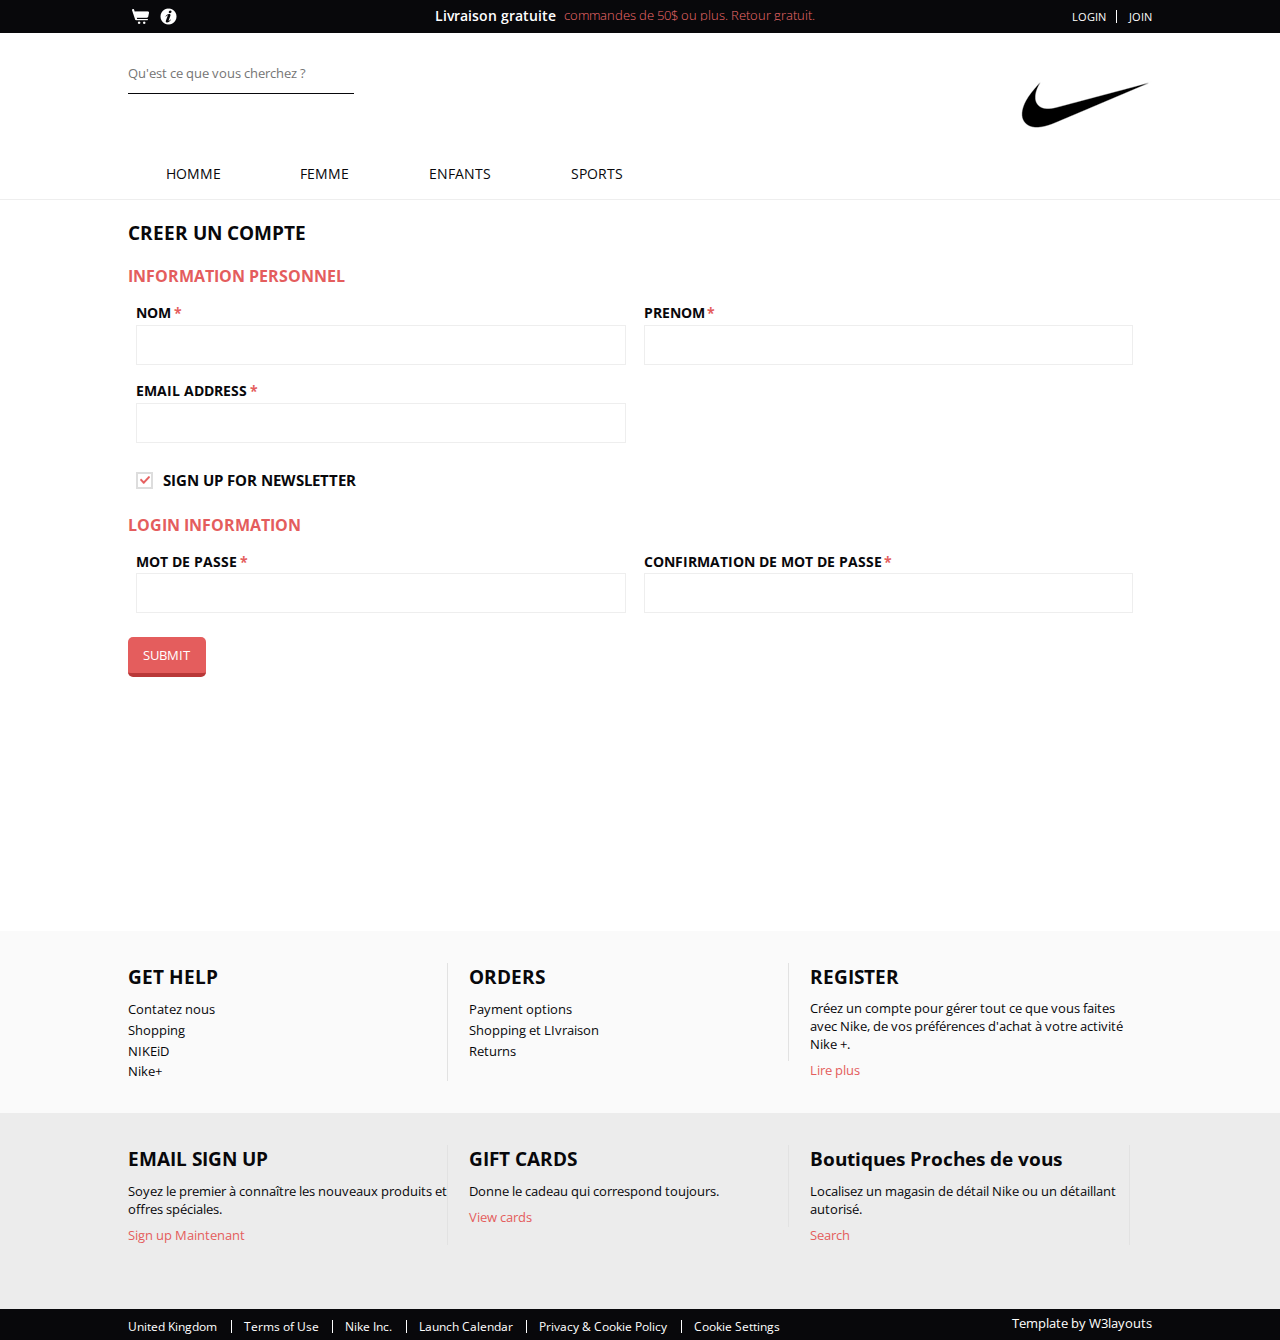
<file: register.html>
<!--
Author: W3layouts
Author URL: http://w3layouts.com
License: Creative Commons Attribution 3.0 Unported
License URL: http://creativecommons.org/licenses/by/3.0/
-->
<!DOCTYPE HTML>
<html>
	<head>
		<title>Spike shoes Website Template | REGISTER :: w3layouts</title>
		<link href="css/style.css" rel='stylesheet' type='text/css' />
		<meta name="viewport" content="width=device-width, initial-scale=1">
		<script type="application/x-javascript"> addEventListener("load", function() { setTimeout(hideURLbar, 0); }, false); function hideURLbar(){ window.scrollTo(0,1); } </script>
		</script>
		<!----webfonts---->
		<link href='http://fonts.googleapis.com/css?family=Open+Sans:400,300,600,700,800' rel='stylesheet' type='text/css'>
		<!----//webfonts---->
		<script src="js/jquery.min.js"></script>
		<!----start-alert-scroller---->
		<script type="text/javascript" src="js/jquery.easy-ticker.js"></script>
		<script type="text/javascript">
		$(document).ready(function(){
			$('#demo').hide();
			$('.vticker').easyTicker();
		});
		</script>
		<!----start-alert-scroller---->
		<!-- start menu -->
		<link href="css/megamenu.css" rel="stylesheet" type="text/css" media="all" />
		<script type="text/javascript" src="js/megamenu.js"></script>
		<script>$(document).ready(function(){$(".megamenu").megamenu();});</script>
		<script src="js/menu_jquery.js"></script>
		<!-- //End menu -->
		<!---move-top-top---->
		<script type="text/javascript" src="js/move-top.js"></script>
		<script type="text/javascript" src="js/easing.js"></script>
		<script type="text/javascript">
			jQuery(document).ready(function($) {
				$(".scroll").click(function(event){		
					event.preventDefault();
					$('html,body').animate({scrollTop:$(this.hash).offset().top},1200);
				});
			});
		</script>
		<!---//move-top-top---->
	</head>
	<body>
		<!---start-wrap---->
			<!---start-header---->
			<div class="header">
				<div class="top-header">
					<div class="wrap">
						<div class="top-header-left">
							<ul>
								<!---cart-tonggle-script---->
								<script type="text/javascript">
									$(function(){
									    var $cart = $('#cart');
									        $('#clickme').click(function(e) {
									         e.stopPropagation();
									       if ($cart.is(":hidden")) {
									           $cart.slideDown("slow");
									       } else {
									           $cart.slideUp("slow");
									       }
									    });
									    $(document.body).click(function () {
									       if ($cart.not(":hidden")) {
									           $cart.slideUp("slow");
									       } 
									    });
									    });
								</script>
								<!---//cart-tonggle-script---->
								<li><a class="cart" href="#"><span id="clickme"> </span></a></li>
								<!---start-cart-bag---->
								<div id="cart">Your Cart is Empty <span>(0)</span></div>
								<!---start-cart-bag---->
								<li><a class="info" href="#"><span> </span></a></li>
							</ul>
						</div>
						<div class="top-header-center">
							<div class="top-header-center-alert-left">
								<h3>Livraison gratuite</h3>
							</div>
							<div class="top-header-center-alert-right">
								<div class="vticker">
								  <ul>
									  <li> commandes de 50$ ou plus.<label> Retour gratuit.</label></li>
								  </ul>
								</div>
							</div>
							<div class="clear"> </div>
						</div>
						<div class="top-header-right">
							<ul>
								<li><a href="login.html">Login</a><span> </span></li>
								<li><a href="register.html">Join</a></li>
							</ul>
						</div>
						<div class="clear"> </div>
					</div>
				</div>
				<!----start-mid-head---->
				<div class="mid-header">
					<div class="wrap">
						<div class="mid-grid-left">
							<form>
								<input type="text" placeholder="Qu'est ce que vous cherchez ?" />
							</form>
						</div>
						<div class="mid-grid-right">
							<a class="logo" href="index.html"><span> </span></a>
						</div>
						<div class="clear"> </div>
					</div>
				</div>
				<!----//End-mid-head---->
				<!----start-bottom-header---->
				<div class="header-bottom">
					<div class="wrap">
					<!-- start header menu -->
							<ul class="megamenu skyblue">
								<li class="grid"><a class="color2" href="#">Homme</a>
									<div class="megapanel">
										<div class="row">
											<div class="col1">
												<div class="h_nav">
													<h4>popular</h4>
													<ul>
														<li><a href="products.html">Nouveaux arrivés</a></li>
														<li><a href="products.html">Homme</a></li>
														<li><a href="products.html">Femme</a></li>
														<li><a href="products.html">accessoires</a></li>
														<li><a href="products.html">Enfants</a></li>
														<li><a href="products.html">login</a></li>
													</ul>	
												</div>
												<div class="h_nav">
													<h4 class="top">Homme</h4>
													<ul>
														<li><a href="products.html">Nouveaux arrivés</a></li>
														<li><a href="products.html">Homme</a></li>
														<li><a href="products.html">Femme</a></li>
														<li><a href="#">accessoires</a></li>
														<li><a href="#">Enfants</a></li>
														<li><a href="#">style videos</a></li>
													</ul>	
												</div>
											</div>
											<div class="col1">
												<div class="h_nav">
													<h4>style zone</h4>
													<ul>
														<li><a href="products.html">Nouveaux arrivés</a></li>
														<li><a href="products.html">Homme</a></li>
														<li><a href="products.html">Femme</a></li>
														<li><a href="products.html">accessoires</a></li>
														<li><a href="products.html">Enfants</a></li>
														<li><a href="products.html">brands</a></li>
													</ul>	
												</div>							
											</div>
											
											<div class="col1 men">
												<div class="men-pic">
													<img src="images/men.png" title="" />
												</div>
											</div>
										</div>
									</div>
									</li>
					  			<li class="active grid"><a class="color4" href="#">Femme</a>
									<div class="megapanel">
										<div class="row">
											<div class="col1">
												<div class="h_nav">
													<h4>shop</h4>
													<ul>
														<li><a href="products.html">Nouveaux arrivés</a></li>
														<li><a href="products.html">Homme</a></li>
														<li><a href="products.html">Femme</a></li>
														<li><a href="products.html">accessoires</a></li>
														<li><a href="products.html">Enfants</a></li>
														<li><a href="products.html">brands</a></li>
													</ul>	
												</div>	
												<div class="h_nav">
													<h4>help</h4>
													<ul>
														<li><a href="products.html">trends</a></li>
														<li><a href="products.html">sale</a></li>
														<li><a href="products.html">style videos</a></li>
														<li><a href="products.html">accessories</a></li>
														<li><a href="products.html">kids</a></li>
														<li><a href="products.html">style videos</a></li>
													</ul>	
												</div>							
											</div>
											
											
											
											
											<div class="col1 women">
												<div class="women-pic">
													<img src="images/women.png" title="" />
												</div>
											</div>
										</div>
										<div class="row">
											<div class="col2"></div>
											<div class="col1"></div>
											<div class="col1"></div>
											<div class="col1"></div>
											<div class="col1"></div>
										</div>
					    				</div>
									</li>				
									<li><a class="color5" href="#">Enfants</a>
									<div class="megapanel">
										<div class="row">
											<div class="col1">
												<div class="h_nav">
													<h4>popular</h4>
													<ul><li><a href="products.html">Nouveaux arrivés</a></li>
														<li><a href="products.html">Homme</a></li>
														<li><a href="products.html">Femme</a></li>
														<li><a href="products.html">accessoires</a></li>
														<li><a href="products.html">Enfants</a></li>
														<li><a href="products.html">login</a></li>
													</ul>	
												</div>
												
											
											
											<div class="col1 kids">
												<div class="kids-pic">
													<img src="images/kids1.png" title="" />
												</div>
											</div>
											<div class="col1"></div>
											<div class="col1"></div>
											<div class="col1"></div>
											<div class="col1"></div>
										</div>
									</div>
									</li>
									<li><a class="color6" href="#">SPORTS</a>
									<div class="megapanel">
										<div class="row">
											<div class="col1">
												<div class="h_nav">
													<h4>shop</h4>
													<ul>
														<li><a href="products.html">Nouveaux arrivés</a></li>
														<li><a href="products.html">Homme</a></li>
														<li><a href="products.html">Femme</a></li>
														<li><a href="products.html">accessoires</a></li>
														<li><a href="products.html">Enfants</a></li>
														
														<li><a href="products.html">brands</a></li>
													</ul>	
												</div>	
																							
											</div>
											<div class="col1">
												<div class="h_nav">
													<h4>Homme</h4>
													<ul>
														<li><a href="products.html">Nouveaux arrivés</a></li>
														<li><a href="products.html">Homme</a></li>
														<li><a href="products.html">Femme</a></li>
														<li><a href="products.html">accessoires</a></li>
														<li><a href="products.html">Enfants</a></li>
														<li><a href="products.html">style videos</a></li>
													</ul>	
												</div>						
											</div>
											
											<div class="col1 sports">
												<div class="sports-pic">
													<img src="images/sport.png" title="" />
												</div>
											</div>
										</div>
										<div class="row">
											<div class="col2"></div>
											<div class="col1"></div>
											<div class="col1"></div>
											<div class="col1"></div>
											<div class="col1"></div>
										</div>
									</div>
									</li>
									
							</ul>
					</div>
				</div>
				</div>
				<!----//End-bottom-header---->
			<!---//End-header---->
		<!--- start-content---->
		<div class="content login-box">
			<div class="login-main">
				<div class="wrap">
					<h1>CREER UN COMPTE</h1>
					<div class="register-grids">
						<form> 
								<div class="register-top-grid">
										<h3>INFORMATION PERSONNEL</h3>
										<div>
											<span>Nom<label>*</label></span>
											<input type="text"> 
										</div>
										<div>
											<span>Prenom<label>*</label></span>
											<input type="text"> 
										</div>
										<div>
											<span>Email Address<label>*</label></span>
											<input type="text"> 
										</div>
										<div class="clear"> </div>
											<a class="news-letter" href="#">
												<label class="checkbox"><input type="checkbox" name="checkbox" checked=""><i> </i>Sign Up for Newsletter</label>
											</a>
										<div class="clear"> </div>
								</div>
								<div class="clear"> </div>
								<div class="register-bottom-grid">
										<h3>LOGIN INFORMATION</h3>
										<div>
											<span>Mot de passe<label>*</label></span>
											<input type="text">
										</div>
										<div>
											<span>Confirmation de mot de passe<label>*</label></span>
											<input type="text">
										</div>
										<div class="clear"> </div>
								</div>
								<div class="clear"> </div>
								<input type="submit" value="submit" />
						</form>
					</div>
				</div>
			</div>
		</div>
		<!---- start-bottom-grids---->
		<div class="bottom-grids">
			<div class="bottom-top-grids">
				<div class="wrap">
					<div class="bottom-top-grid">
						<h4>GET HELP</h4>
						<ul>
							<li><a href="contact.html">Contatez nous</a></li>
							<li><a href="#">Shopping</a></li>
							<li><a href="#">NIKEiD</a></li>
							<li><a href="#">Nike+</a></li>
						</ul>
					</div>
					<div class="bottom-top-grid">
						<h4>ORDERS</h4>
						<ul>
							<li><a href="#">Payment options</a></li>
							<li><a href="#">Shopping et LIvraison</a></li>
							<li><a href="#">Returns</a></li>
						</ul>
					</div>
					<div class="bottom-top-grid last-bottom-top-grid">
						<h4>REGISTER</h4>
						<p>Créez un compte pour gérer tout ce que vous faites avec Nike, de vos préférences d'achat à votre activité Nike +.</p>
						<a class="learn-more" href="#">Lire plus</a>
					</div>
					<div class="clear"> </div>
				</div>
			</div>
			<div class="bottom-bottom-grids">
				<div class="wrap">
					<div class="bottom-bottom-grid">
						<h6>EMAIL SIGN UP</h6>
						<p>Soyez le premier à connaître les nouveaux produits et offres spéciales.</p>
						<a class="learn-more" href="#">Sign up Maintenant</a>
					</div>
					<div class="bottom-bottom-grid">
						<h6>GIFT CARDS</h6>
						<p>Donne le cadeau qui correspond toujours.</p>
						<a class="learn-more" href="#">View cards</a>
					</div>
					<div class="bottom-bottom-grid last-bottom-bottom-grid">
						<h6>Boutiques Proches de vous</h6>
						<p>Localisez un magasin de détail Nike ou un détaillant autorisé.</p>
						<a class="learn-more" href="#">Search</a>
					</div>
					<div class="clear"> </div>
				</div>
			</div>
		</div>
		<!---- //End-bottom-grids---->
		<!--- //End-content---->
		<!---start-footer---->
		<div class="footer">
			<div class="wrap">
				<div class="footer-left">
					<ul>
						<li><a href="#">United Kingdom</a> <span> </span></li>
						<li><a href="#">Terms of Use</a> <span> </span></li>
						<li><a href="#">Nike Inc.</a> <span> </span></li>
						<li><a href="#">Launch Calendar</a> <span> </span></li>
						<li><a href="#">Privacy & Cookie Policy</a> <span> </span></li>
						<li><a href="#">Cookie Settings</a></li>
						<div class="clear"> </div>
					</ul>
				</div>
				<div class="footer-right">
					<p>Template by <a href="http://w3layouts.com/">W3layouts</a></p>
					<script type="text/javascript">
						$(document).ready(function() {
							/*
							var defaults = {
					  			containerID: 'toTop', // fading element id
								containerHoverID: 'toTopHover', // fading element hover id
								scrollSpeed: 1200,
								easingType: 'linear' 
					 		};
							*/
							
							$().UItoTop({ easingType: 'easeOutQuart' });
							
						});
					</script>
			    <a href="#" id="toTop" style="display: block;"><span id="toTopHover" style="opacity: 1;"> </span></a>
				</div>
				<div class="clear"> </div>
			</div>
		</div>
		<!---//End-footer---->
		<!---//End-wrap---->
	</body>
</html>
</file>
<file: css/megamenu.css>
.megamenu{margin-bottom:0px;padding:0;width:100%;list-style:none;display:inline-block;position:relative;font-family: 'Open Sans', sans-serif;font-size:15px}
.megamenu li{margin-bottom:0px;display:inline;}
.megamenu>li>a{float: left;
padding: 0.8em 2.8em;
text-decoration: none;
text-transform: capitalize;
font-size: 0.9em;
-webkit-transition: all 0.3s ease-in-out;
-moz-transition: all 0.3s ease-in-out;
-o-transition: all 0.3s ease-in-out;
transition: all 0.3s ease-in-out;
font-weight: 400;
text-transform: uppercase;
}
.men{
	position:relative;
}
.men-pic{
	position: absolute;
	bottom: -24em;
	border: none;
	right: -28em;
}
.women{
	position:relative;
}
.women-pic{
	position: absolute;
	bottom: -26em;
	border: none;
	right: -3em;
}
.kids{
	position:relative;
}
.kids-pic{
	position: absolute;
	bottom: -25em;
	border: none;
	right: -39em;
}
.sports{
	position:relative;
}
.sports-pic{
	position: absolute;
	bottom: -28em;
	border: none;
	right: -27em;
}
.nike{
	position:relative;
}
.nike-pic{
	position: absolute;
	bottom: -26em;
	border: none;
	right: -16em;
}
.megamenu>li.active>a{color:#08080B;}
.megamenu>li.right{float:right}
.megamenu .dropdown,.megamenu .dropdown li .dropdown{list-style:none;margin:0;padding:0;display:none;position:absolute;z-index:999;width:160px;border:solid 1px rgba(0,0,0,0.1);background:#fff}
.megamenu .dropdown{top:59px}
.megamenu .dropdown li .dropdown{left:160px;top:inherit}
.megamenu .dropdown li{clear:both;width:100%;border-bottom:solid 1px rgba(0,0,0,0.1)}
.megamenu .dropdown li:last-child{border-bottom:0}
.megamenu .dropdown li a{float:left;width:100%;padding:10px 25px;text-decoration:none;display:block;border:0 none;font-size:14px;color:#444;background:0;-webkit-box-sizing:border-box;-moz-box-sizing:border-box;box-sizing:border-box;transition:color .4s ease-in-out;-moz-transition:color .4s ease-in-out;-webkit-transition:color .4s ease-in-out;-o-transition:color .4s ease-in-out}
.megamenu .dropdown li:hover>a{background:#dbdbdb}
.megamenu>li>.megapanel{position: absolute;
display: none;
border: 1px solid #eee;
background: rgba(253, 253, 253, 1);
width: 100.2%;
top: 39px;
left: -1px;
z-index: 99;
padding: 20px 30px 20px;
-webkit-box-sizing: border-box;
-moz-box-sizing: border-box;
box-sizing: border-box;}
.megamenu .megapanel ul{margin:0;padding:0}
.megamenu .megapanel img{cursor:pointer;-webkit-transition:border .3s linear;-moz-transition:border .3s linear;-o-transition:border .3s linear;transition:border .3s linear}.megamenu .megapanel img:hover{}.megamenu form.contact input,.megamenu form.contact textarea{font-family: 'Open Sans', sans-serif;font-size:16px;color:#444;outline:0}
.megapanel .row{width:100%;margin-top:15px}
.megapanel .row:first-child{margin-top:0}
.megapanel .row:before,.megapanel .row:after{display:table;content:"";line-height:0}
.megapanel .row:after{clear:both}
.megapanel .row .col1,.megapanel .row .col2,.megapanel .row .col3,.megapanel .row .col4,.megapanel .row .col5,.megapanel .row .col6{display:block;width:100%;min-height:20px;float:left;margin-left:2.127659574468085%;-webkit-box-sizing:border-box;-moz-box-sizing:border-box;box-sizing:border-box}
.megapanel .row [class*="col"]:first-child{margin-left:0}
.megapanel .row .col1{width:14.893617021276595%}
.megapanel .row .col2{width:31.914893617021278%}
.megapanel .row .col3{width:48.93617021276595%}
.megapanel .row .col4{width:65.95744680851064%}
.megapanel .row .col5{width:82.97872340425532%}
.megapanel .row .col6{width:100%}
.megamenu>li.showhide{display:none;width:100%;height:50px;cursor:pointer;color:#555;border-bottom:solid 1px rgba(0,0,0,0.1);background:#eee;background:url([data-uri]);background:-moz-linear-gradient(top,#eee 0,#dbdbdb 100%);background:-webkit-gradient(linear,left top,left bottom,color-stop(0%,#eee),color-stop(100%,#dbdbdb));background:-webkit-linear-gradient(top,#eee 0,#dbdbdb 100%);background:-o-linear-gradient(top,#eee 0,#dbdbdb 100%);background:-ms-linear-gradient(top,#eee 0,#dbdbdb 100%);background:linear-gradient(to bottom,#eee 0,#dbdbdb 100%);filter:progid:DXImageTransform.Microsoft.gradient(startColorstr='#eeeeee',endColorstr='#dbdbdb',GradientType=0)}
.megamenu>li.showhide span.title{margin:15px 0 0 25px;float:left}.megamenu>li.showhide span.icon1:after{position:absolute;content:"";right:25px;top:15px;height:3px;width:25px;font-size:50px;border-top:3px solid #333;border-bottom:3px solid #333;z-index:1}
.megamenu>li.showhide span.icon2:after{position:absolute;content:"";right:25px;top:27px;height:3px;width:25px;font-size:50px;border-top:3px solid #333;border-bottom:3px solid #333;z-index:1}
.skyblue,.skyblue>li.showhide{
}
	
.skyblue li>a,.skyblue>li.showhide span{color: #08080B;}
.skyblue>li:hover>a,.skyblue .dropdown li:hover>a{color:#555; background:#ffffff;}.
skyblue .megapanel img:hover,.skyblue form.contact input[type="text"]:focus,.skyblue form.contact textarea:focus{}
.skyblue form.contact input[type="submit"]{background:#00405d;text-transform:uppercase;}
@media(max-width:1024px){
	.megamenu>li>a {
		padding: 8px 16px;
	}
}
@media(max-width:800px){
	.megamenu>li>a {
		font-size: 1em;
		padding: 8px 8px;
	}
}
@media(max-width:768px){
	.megamenu>li{display:block;width:100%;border-bottom:solid 1px rgba(0,0,0,0.1);box-sizing:border-box;-moz-box-sizing:border-box;-webkit-box-sizing:border-box}
	.megamenu>li:hover,.megamenu>li.active{border-top:0}
	.megamenu>li>a{padding: 10px 15px;}
	.megamenu>li:hover>a,.megamenu>li.active>a{padding: 10px 15px;}
	.megamenu a{width:100%;box-sizing:border-box;-moz-box-sizing:border-box;-webkit-box-sizing:border-box}
	.megamenu .dropdown,.megamenu .dropdown li .dropdown{width:100%;display:none;left:0;border-left:0;position:static;border:0;box-sizing:border-box;-moz-box-sizing:border-box;-webkit-box-sizing:border-box}
	.megamenu .dropdown li{background:#fff!important;border:0}
	.megamenu .dropdown>li>a{}
	.megamenu>li>.megapanel{position:static;margin-top:50px}
	.megapanel .row [class*="col"]{float:none;display:block;width:100%;margin-left:0;margin-top:15px;-webkit-box-sizing:border-box;-moz-box-sizing:border-box;box-sizing:border-box}
	.megapanel .row:first-child [class*="col"]:first-child{margin-top:0}
	.megapanel .row{margin-top:0}.black{background:#222}
	}
/* start megamenu colors */
.skyblue li a.color1:hover{
	background:#EF5F21;
	color: #ffffff;
}
.skyblue li a.color2:hover{
	background:#000;
	color: #ffffff;
}
.skyblue li a.color3:hover{
	background:#000;
	color: #ffffff;
}
.skyblue li a.color4:hover{
	background:#000;
	color: #ffffff;
}
.skyblue li a.color5:hover{
	background:#000;
	color: #ffffff;
}
.skyblue li a.color6:hover{
	background:#000;
	color: #ffffff;
}
.skyblue li a.color7:hover{
	background:#000;
	color: #ffffff;
}
.skyblue li a.color8:hover{
	background:#000;
	color: #ffffff;
}
.skyblue li a.color9:hover{
	background:#000;
	color: #ffffff;
}
.skyblue li a.color10:hover{
	background:#000;
	color: #ffffff;
}	
/* start menu */
.h_nav h4{
	border-bottom: 1px solid rgb(236, 236, 236);
	font-size: 0.9em;
	color: #08080B;
	line-height: 1.8em;
	text-transform: capitalize;
	margin-bottom: 4%;
	text-transform: uppercase;
}
.h_nav h4.top{
	margin-top: 12%;
}
.h_nav ul li{
	display: block;
}
.h_nav ul li a{
	display: block;
	font-size: 0.875em;
	color: #A5A5A5;
	text-transform: capitalize;
	line-height: 1.8em;
	-webkit-transition: all 0.3s ease-in-out;
	-moz-transition: all 0.3s ease-in-out;
	-o-transition: all 0.3s ease-in-out;
	transition: all 0.3s ease-in-out;
	font-weight: 100;
}
.h_nav ul li a:hover{
	color:#F06B6B;
}
@media only screen and (max-width: 1280px) and (min-width: 1024px) {
	.men-pic {
		right: -25em;
	}
	.kids-pic {
		right: -35em;
	}
	.sports-pic {
		right: -25em;
	}
	.nike-pic {
		right: -15em;
	}
}
@media only screen and (max-width: 1024px) and (min-width: 768px) {
	.men-pic {
		right: -20em;
	}
	.kids-pic {
		right: -29em;
	}
	.sports-pic {
		right: -20em;
	}
	.nike-pic {
		right: -12em;
	}
}
@media only screen and (max-width: 768px) and (min-width: 640px) {
	.men-pic {
		display:none;
	}
	.kids-pic {
		display:none;
	}
	.sports-pic {
		display:none;
	}
	.nike-pic {
		display:none;
	}
	.megamenu>li>.megapanel {
		margin-top: 0px !important;
	}
}
@media only screen and (max-width: 640px) and (min-width: 480px) {
	.men-pic {
		display:none;
	}
	.kids-pic {
		display:none;
	}
	.sports-pic {
		display:none;
	}
	.nike-pic {
		display:none;
	}
	.megamenu>li>.megapanel {
		margin-top: 0px !important;
	}
	
}
@media only screen and (max-width: 480px) and (min-width: 320px) {
	.men-pic {
		display:none;
	}
	.kids-pic {
		display:none;
	}
	.sports-pic {
		display:none;
	}
	.nike-pic {
		display:none;
	}
	.megamenu>li.showhide {
		height: 40px;
	}
	.megamenu>li.showhide span.title {
		margin: 11px 0 0 13px;
	}
	.megamenu>li.showhide span.icon1:after {
		right: 15px;
		top: 11px;
	}
	.megamenu>li.showhide span.icon2:after{
		top: 23px;
		right: 15px;
	}
	.megamenu>li>.megapanel {
		margin-top: 0px !important;
	}
}
@media only screen and (max-width: 320px) and (min-width: 240px) {
	.men-pic {
		display:none;
	}
	.kids-pic {
		display:none;
	}
	.sports-pic {
		display:none;
	}
	.nike-pic {
		display:none;
	}
	.megamenu>li.showhide {
		height: 40px;
	}
	.megamenu>li.showhide span.title {
		margin: 11px 0 0 13px;
	}
	.megamenu>li.showhide span.icon1:after {
		right: 15px;
		top: 11px;
	}
	.megamenu>li.showhide span.icon2:after{
		top: 23px;
		right: 15px;
	}
	.megamenu>li>.megapanel {
		margin-top: 0px !important;
	}
}
</file>
<file: css/slippry.css>
/**
 * slippry v1.1.1 - Simple responsive content slider
 * http://slippry.com
 *
 * Author(s): Lukas Jakob Hafner - @saftsaak
 *            Thomas Hurd - @SeenNotHurd
 *
 * Copyright 2013, booncon oy - http://booncon.com
 *
 * Thanks @ http://bxslider.com for the inspiration!
 *
 * Released under the MIT license - http://opensource.org/licenses/MIT
 */
/* -------------------------- MIXINS ---------------------------------- */
/* -------------------------- END MIXINS ---------------------------------- */
/* kenBurns animations, very basic */
@-webkit-keyframes left-right {
  /* line 54, ../src/slippry.scss */
  0% {
    -webkit-transform: translateY(-20%) translateX(-10%);
    -moz-transform: translateY(-20%) translateX(-10%);
    -ms-transform: translateY(-20%) translateX(-10%);
    -o-transform: translateY(-20%) translateX(-10%);
    transform: translateY(-20%) translateX(-10%);
  }

  /* line 57, ../src/slippry.scss */
  100% {
    -webkit-transform: translateY(0%) translateX(10%);
    -moz-transform: translateY(0%) translateX(10%);
    -ms-transform: translateY(0%) translateX(10%);
    -o-transform: translateY(0%) translateX(10%);
    transform: translateY(0%) translateX(10%);
  }
}

@-moz-keyframes left-right {
  /* line 54, ../src/slippry.scss */
  0% {
    -webkit-transform: translateY(-20%) translateX(-10%);
    -moz-transform: translateY(-20%) translateX(-10%);
    -ms-transform: translateY(-20%) translateX(-10%);
    -o-transform: translateY(-20%) translateX(-10%);
    transform: translateY(-20%) translateX(-10%);
  }

  /* line 57, ../src/slippry.scss */
  100% {
    -webkit-transform: translateY(0%) translateX(10%);
    -moz-transform: translateY(0%) translateX(10%);
    -ms-transform: translateY(0%) translateX(10%);
    -o-transform: translateY(0%) translateX(10%);
    transform: translateY(0%) translateX(10%);
  }
}

@-ms-keyframes left-right {
  /* line 54, ../src/slippry.scss */
  0% {
    -webkit-transform: translateY(-20%) translateX(-10%);
    -moz-transform: translateY(-20%) translateX(-10%);
    -ms-transform: translateY(-20%) translateX(-10%);
    -o-transform: translateY(-20%) translateX(-10%);
    transform: translateY(-20%) translateX(-10%);
  }

  /* line 57, ../src/slippry.scss */
  100% {
    -webkit-transform: translateY(0%) translateX(10%);
    -moz-transform: translateY(0%) translateX(10%);
    -ms-transform: translateY(0%) translateX(10%);
    -o-transform: translateY(0%) translateX(10%);
    transform: translateY(0%) translateX(10%);
  }
}

@keyframes left-right {
  /* line 54, ../src/slippry.scss */
  0% {
    -webkit-transform: translateY(-20%) translateX(-10%);
    -moz-transform: translateY(-20%) translateX(-10%);
    -ms-transform: translateY(-20%) translateX(-10%);
    -o-transform: translateY(-20%) translateX(-10%);
    transform: translateY(-20%) translateX(-10%);
  }

  /* line 57, ../src/slippry.scss */
  100% {
    -webkit-transform: translateY(0%) translateX(10%);
    -moz-transform: translateY(0%) translateX(10%);
    -ms-transform: translateY(0%) translateX(10%);
    -o-transform: translateY(0%) translateX(10%);
    transform: translateY(0%) translateX(10%);
  }
}

@-webkit-keyframes right-left {
  /* line 62, ../src/slippry.scss */
  0% {
    -webkit-transform: translateY(0%) translateX(10%);
    -moz-transform: translateY(0%) translateX(10%);
    -ms-transform: translateY(0%) translateX(10%);
    -o-transform: translateY(0%) translateX(10%);
    transform: translateY(0%) translateX(10%);
  }

  /* line 65, ../src/slippry.scss */
  100% {
    -webkit-transform: translateY(-20%) translateX(-10%);
    -moz-transform: translateY(-20%) translateX(-10%);
    -ms-transform: translateY(-20%) translateX(-10%);
    -o-transform: translateY(-20%) translateX(-10%);
    transform: translateY(-20%) translateX(-10%);
  }
}

@-moz-keyframes right-left {
  /* line 62, ../src/slippry.scss */
  0% {
    -webkit-transform: translateY(0%) translateX(10%);
    -moz-transform: translateY(0%) translateX(10%);
    -ms-transform: translateY(0%) translateX(10%);
    -o-transform: translateY(0%) translateX(10%);
    transform: translateY(0%) translateX(10%);
  }

  /* line 65, ../src/slippry.scss */
  100% {
    -webkit-transform: translateY(-20%) translateX(-10%);
    -moz-transform: translateY(-20%) translateX(-10%);
    -ms-transform: translateY(-20%) translateX(-10%);
    -o-transform: translateY(-20%) translateX(-10%);
    transform: translateY(-20%) translateX(-10%);
  }
}

@-ms-keyframes right-left {
  /* line 62, ../src/slippry.scss */
  0% {
    -webkit-transform: translateY(0%) translateX(10%);
    -moz-transform: translateY(0%) translateX(10%);
    -ms-transform: translateY(0%) translateX(10%);
    -o-transform: translateY(0%) translateX(10%);
    transform: translateY(0%) translateX(10%);
  }

  /* line 65, ../src/slippry.scss */
  100% {
    -webkit-transform: translateY(-20%) translateX(-10%);
    -moz-transform: translateY(-20%) translateX(-10%);
    -ms-transform: translateY(-20%) translateX(-10%);
    -o-transform: translateY(-20%) translateX(-10%);
    transform: translateY(-20%) translateX(-10%);
  }
}

@keyframes right-left {
  /* line 62, ../src/slippry.scss */
  0% {
    -webkit-transform: translateY(0%) translateX(10%);
    -moz-transform: translateY(0%) translateX(10%);
    -ms-transform: translateY(0%) translateX(10%);
    -o-transform: translateY(0%) translateX(10%);
    transform: translateY(0%) translateX(10%);
  }

  /* line 65, ../src/slippry.scss */
  100% {
    -webkit-transform: translateY(-20%) translateX(-10%);
    -moz-transform: translateY(-20%) translateX(-10%);
    -ms-transform: translateY(-20%) translateX(-10%);
    -o-transform: translateY(-20%) translateX(-10%);
    transform: translateY(-20%) translateX(-10%);
  }
}

/* added to the original element calling slippry */
/* line 71, ../src/slippry.scss */
.sy-box.sy-loading {
  background: url(assets/img/sy-loader.gif) 50% 50% no-repeat;
  -webkit-background-size: 32px;
  -moz-background-size: 32px;
  -o-background-size: 32px;
  background-size: 32px;
  min-height: 40px;
}
/* line 72, ../src/slippry.scss */
.sy-box.sy-loading .sy-slides-wrap, .sy-box.sy-loading .sy-pager {
  visibility: hidden;
}

/* element that wraps the slides */
/* line 81, ../src/slippry.scss */
.sy-slides-wrap {
  position: relative;
  height: 100%;
  width: 100%;
}
/* line 86, ../src/slippry.scss */
.sy-slides-wrap:hover .sy-controls {
  display: block;
  display: none;
}

/* element that crops the visible area to the slides */
/* line 92, ../src/slippry.scss */
.sy-slides-crop {
  height: 100%;
  width: 100%;
  position: absolute;
  overflow: hidden;
}

/* list containing the slides */
/* line 99, ../src/slippry.scss */
.sy-list {
  width: 100%;
  height: 100%;
  list-style: none;
  margin: 0;
  padding: 0;
  position: absolute;
  min-height:320px;
}
/* line 100, ../src/slippry.scss */
.sy-list.horizontal {
  -webkit-transition: left ease;
  -moz-transition: left ease;
  -o-transition: left ease;
  transition: left ease;
}

/* single slide */
/* line 111, ../src/slippry.scss */
.sy-slide {
  position: absolute;
  width: 100%;
  z-index: 2;
}
/* line 115, ../src/slippry.scss */
.sy-slide.kenburns {
  width: 140%;
  left: -20%;
}
/* line 118, ../src/slippry.scss */
.sy-slide.kenburns.useCSS {
  -webkit-transition-property: opacity;
  -moz-transition-property: opacity;
  -o-transition-property: opacity;
  transition-property: opacity;
}
/* line 120, ../src/slippry.scss */
.sy-slide.kenburns.useCSS.sy-ken:nth-child(1n) {
  -webkit-animation-name: left-right;
  -webkit-animation-fill-mode: forwards;
  -moz-animation-name: left-right;
  -moz-animation-fill-mode: forwards;
  -o-animation-name: left-right;
  -o-animation-fill-mode: forwards;
  animation-name: left-right;
  animation-fill-mode: forwards;
}
/* line 123, ../src/slippry.scss */
.sy-slide.kenburns.useCSS.sy-ken:nth-child(2n) {
  -webkit-animation-name: right-left;
  -webkit-animation-fill-mode: forwards;
  -moz-animation-name: right-left;
  -moz-animation-fill-mode: forwards;
  -o-animation-name: right-left;
  -o-animation-fill-mode: forwards;
  animation-name: right-left;
  animation-fill-mode: forwards;
}
/* line 130, ../src/slippry.scss */
.sy-slide.sy-active {
  z-index: 3;
}
/* line 133, ../src/slippry.scss */
.sy-slide > a {
  margin: 0;
  padding: 0;
  display: block;
  width: 100%;
}
/* line 138, ../src/slippry.scss */
.sy-slide > a > img {
  margin: 0;
  padding: 0;
  display: block;
  border: 0;
}

/* next/ prev buttons, with arrows and clickable area a lot larger than the visible buttons */
/* line 148, ../src/slippry.scss */
.sy-controls {
  display: none;
  list-style: none;
  height: 100%;
  width: 100%;
  position: absolute;
  padding: 0;
  margin: 0;
}
/* line 156, ../src/slippry.scss */
.sy-controls li {
  position: absolute;
  width: 10%;
  min-width: 4.2em;
  height: 100%;
  z-index: 33;
}
/* line 162, ../src/slippry.scss */
.sy-controls li.sy-prev {
  left: 0;
  top: 0;
}
/* line 166, ../src/slippry.scss */
.sy-controls li.sy-prev a:after {
  background-position: -5% 0;
}
/* line 171, ../src/slippry.scss */
.sy-controls li.sy-next {
  right: 0;
  top: 0;
}
/* line 175, ../src/slippry.scss */
.sy-controls li.sy-next a:after {
  background-position: 105% 0;
}
/* line 180, ../src/slippry.scss */
.sy-controls li a {
  position: relative;
  width: 100%;
  height: 100%;
  display: block;
  text-indent: -9999px;
}
/* line 186, ../src/slippry.scss */
.sy-controls li a:link, .sy-controls li a:visited {
  opacity: 0.4;
}
/* line 189, ../src/slippry.scss */
.sy-controls li a:hover, .sy-controls li a:focus {
  opacity: 0.8;
  outline: none;
}
/* line 193, ../src/slippry.scss */
.sy-controls li a:after {
  content: "";
  background-image: url(assets/img/arrows.svg);
  background-repeat: no-repeat;
  -webkit-background-size: cover;
  -moz-background-size: cover;
  -o-background-size: cover;
  background-size: cover;
  text-align: center;
  text-indent: 0;
  line-height: 2.8em;
  color: #111;
  font-weight: 800;
  position: absolute;
  background-color: #fff;
  width: 2.8em;
  height: 2.8em;
  left: 50%;
  top: 50%;
  margin-top: -1.4em;
  margin-left: -1.4em;
  -webkit-border-radius: 50%;
  -moz-border-radius: 50%;
  -ms-border-radius: 50%;
  -o-border-radius: 50%;
  border-radius: 50%;
}
@media only screen and (max-device-width: 600px) {
  /* line 148, ../src/slippry.scss */
  .sy-controls {
    display: block;
  }
  /* line 218, ../src/slippry.scss */
  .sy-controls li {
    min-width: 2.1em;
  }
  /* line 221, ../src/slippry.scss */
  .sy-controls li a:after {
    width: 1.4em;
    height: 1.4em;
    margin-top: -0.7em;
    margin-left: -0.7em;
  }
}

/* captions, styled fo the overlay variant */
/* line 232, ../src/slippry.scss */
.sy-caption-wrap {
  position: absolute;
  bottom: 2em;
  z-index: 12;
  left: 50%;
}
/* line 237, ../src/slippry.scss */
.sy-caption-wrap .sy-caption {
  position: relative;
  left: -50%;
  background-color: rgba(0, 0, 0, 0.54);
  color: #fff;
  padding: 0.4em 1em;
  -webkit-border-radius: 1.2em;
  -moz-border-radius: 1.2em;
  -ms-border-radius: 1.2em;
  -o-border-radius: 1.2em;
  border-radius: 1.2em;
}
/* line 245, ../src/slippry.scss */
.sy-caption-wrap .sy-caption a:link, .sy-caption-wrap .sy-caption a:visited {
  color: #e24b70;
  font-weight: 600;
  text-decoration: none;
}
/* line 250, ../src/slippry.scss */
.sy-caption-wrap .sy-caption a:hover, .sy-caption-wrap .sy-caption a:focus {
  text-decoration: underline;
}
@media only screen and (max-device-width: 600px), screen and (max-width: 600px) {
  /* line 232, ../src/slippry.scss */
  .sy-caption-wrap {
    left: 0;
    bottom: 0.4em;
  }
  /* line 258, ../src/slippry.scss */
  .sy-caption-wrap .sy-caption {
    left: 0;
    padding: 0.2em 0.4em;
    font-size: 0.92em;
    -webkit-border-radius: 0;
    -moz-border-radius: 0;
    -ms-border-radius: 0;
    -o-border-radius: 0;
    border-radius: 0;
  }
}

/* pager bubbles */
/* line 267, ../src/slippry.scss */
.sy-pager {
	overflow: hidden;
	display: block;
	padding: 0;
	list-style: none;
	text-align: center;
	position: absolute;
	bottom: 20%;
	z-index: 3;
	right: 4%;
}
.sy-box{
	position: relative;
	min-height: 177px;
}
/* line 275, ../src/slippry.scss */
.sy-pager li {
  	display: inline-block;
	width: 0.55em;
	height: 0.6em;
	margin: 0 0.5em 0 0;
	-webkit-border-radius: 50%;
	-moz-border-radius: 50%;
	-ms-border-radius: 50%;
	-o-border-radius: 50%;
	border-radius: 50%;
}
/* line 282, ../src/slippry.scss */
.sy-pager li.sy-active a {
  background-color: #08080B;
}
/* line 286, ../src/slippry.scss */
.sy-pager li a {
  width: 100%;
  height: 100%;
  display: block;
  background-color:#A5A5A5;
  text-indent: -9999px;
  -webkit-background-size: 2em;
  -moz-background-size: 2em;
  -o-background-size: 2em;
  background-size: 2em;
  -webkit-border-radius: 50%;
  -moz-border-radius: 50%;
  -ms-border-radius: 50%;
  -o-border-radius: 50%;
  border-radius: 50%;
}
/* line 292, ../src/slippry.scss */
.sy-pager li a:link, .sy-pager li a:visited {
  opacity: 1.0;
}
/* line 295, ../src/slippry.scss */
.sy-pager li a:hover, .sy-pager li a:focus {
  opacity: 0.6;
}

/* element to "keep/ fill" the space of the content, gets intrinsic height via js */
/* line 304, ../src/slippry.scss */
.sy-filler {
  width: 100%;
}
/* line 306, ../src/slippry.scss */
.sy-filler.ready {
  -webkit-transition: padding 600ms ease;
  -moz-transition: padding 600ms ease;
  -o-transition: padding 600ms ease;
  transition: padding 600ms ease;
}
/*----start-slider-detils----*/
.img-slider{
	position:relative;
}
.slider-detils{
	position: absolute;
	right: 2em;
	top: 25%;
	text-align:right;
}
.slider-detils h3{
	color: #08080B;
	font-size: 2.5em;
	font-weight: 100;
}
.slider-detils h3 label{
	display:block;
	font-size:1.2em;
}
.slider-detils span{
	color: #A5A5A5;
	display: block;
	font-size: 0.875em;
}
.slide-btn{
	color: #08080B;
	border: 1px solid #ECECEC;
	padding: 0.6em 1.8em;
	display: inline-block;
	margin: 4em 0 0 0;
	font-size: 0.875em;
	transition:0.5s all;
	-webkit-transition:0.5s all;
	-moz-transition:0.5s all;
	-o-transition:0.5s all;
}
.slide-btn:hover{
	border: 1px solid #08080B;
}
/* Thumbnails */
/* line 764, /Users/sftsk/bc_drupal/public/slippry.vbox.local/www/source/assets/css/styles.scss */
.thumb-box {
  padding: 1.4em 0 1em;
  margin-left: -1%;
  width: 102%; }
  /* line 768, /Users/sftsk/bc_drupal/public/slippry.vbox.local/www/source/assets/css/styles.scss */
  .thumb-box .thumbs {
    overflow: hidden;
    *zoom: 1; }
    /* line 770, /Users/sftsk/bc_drupal/public/slippry.vbox.local/www/source/assets/css/styles.scss */
    .thumb-box .thumbs li {
      float: left;
      width: 25%;
      text-align: center;
      padding: 0 1%; }
      /* line 775, /Users/sftsk/bc_drupal/public/slippry.vbox.local/www/source/assets/css/styles.scss */
      .thumb-box .thumbs li img {
        width: 100%;
        opacity: .8;
        -webkit-transition: opacity 0.32s;
        -moz-transition: opacity 0.32s;
        -o-transition: opacity 0.32s;
        transition: opacity 0.32s;
        border-bottom: 4px solid transparent; }
        /* line 780, /Users/sftsk/bc_drupal/public/slippry.vbox.local/www/source/assets/css/styles.scss */
        .thumb-box .thumbs li img.active {
          border-color:#E45D5D;
          opacity: 1; }
      /* line 786, /Users/sftsk/bc_drupal/public/slippry.vbox.local/www/source/assets/css/styles.scss */
      .thumb-box .thumbs li:hover img {
        opacity: 1;
        -webkit-transition: opacity 0.2s;
        -moz-transition: opacity 0.2s;
        -o-transition: opacity 0.2s;
        transition: opacity 0.2s; }
#thumbnails li a img{
	border:1px solid #EEE;
	display: block;
}
/*----//End-slider-detils----*/
@media only screen and (max-width: 1280px) and (min-width: 1024px) {
	.sy-pager {
		bottom: 14%;
	}
}
@media only screen and (max-width: 1024px) and (min-width: 768px) {
	.sy-pager {
		bottom: 10%;
	}
	.slider-detils h3 {
		font-size: 2.2em;
	}
	.slide-btn {
		margin: 1em 0 0 0;
	}
	.slider-detils span {
		width: 60%;
		margin: 0 0 0 auto;
	}
}
@media only screen and (max-width: 768px) and (min-width: 640px) {
	.sy-pager {
		bottom: 0%;
	}
	.slider-detils h3 {
		font-size: 1.8em;
	}
	.slide-btn {
		margin: 1em 0 0 0;
	}
	.slider-detils span {
		width: 55%;
		margin: 0 0 0 auto;
	}
	.slider-detils h3 label {
		display: block;
		font-size: 1em;
	}
}
@media only screen and (max-width: 640px) and (min-width: 480px) {
	.sy-pager {
		bottom: 0%;
	}
	.slider-detils h3 {
		font-size: 1.5em;
	}
	.slide-btn {
		margin: 1em 0 0 0;
	}
	.slider-detils span {
		width: 55%;
		margin: 0 0 0 auto;
	}
	.slider-detils h3 label {
		display: block;
		font-size: 0.875em;
	}
	.slider-detils {
		position: absolute;
		right: 1em;
		top: 13%;
	}
}
@media only screen and (max-width: 480px) and (min-width: 320px) {
	.sy-pager {
		bottom: 0%;
	}
	.slider-detils h3 {
		font-size: 1.2em;
	}
	.slide-btn {
		margin: 0.5em 0 0 0;
		padding: 0.5em 1em;
	}
	.slider-detils span {
		width: 42%;
		overflow: hidden;
		margin: 0 0 0 auto;
		height: 40px;
	}
	.slider-detils h3 label {
		display: block;
		font-size: 0.875em;
	}
	.slider-detils {
		position: absolute;
		right: 1em;
		top: 5%;
	}
}
@media only screen and (max-width: 320px) and (min-width: 240px) {
	.sy-pager {
		bottom: 0%;
	}
	.slider-detils h3 {
		font-size: 1em;
	}
	.sy-box {
		min-height: 136px;
	}
	.slide-btn {
		margin: 0.5em 0 0 0;
		padding: 0.3em 0.5em;
		font-size: 0.8em;
	}
	.slider-detils span {
		width: 42%;
		overflow: hidden;
		margin: 0 0 0 auto;
		height: 17px;
	}
	.slider-detils h3 label {
		display: block;
		font-size: 0.875em;
	}
	.slider-detils {
		position: absolute;
		right: 1em;
		top: 5%;
	}
}
</file>
<file: css/jstarbox.css>
.positioner {
	position: relative;
	display: inline-block;
	line-height: 0;
}

.starbox .colorbar,
.starbox .ghost {
	z-index: 0;
	position: absolute;
	top: 0;
	bottom: 0;
	left: 0;
}

.starbox .stars {
	display: inline-block;
}

.starbox .stars .star_holder {
	position: relative;
	z-index: 1;
}

.starbox .stars .star_holder .star {
	display: inline-block;
	vertical-align: baseline;
	background-repeat: no-repeat;
}


/* Override with your own image and size… */
.starbox .stars .star_holder .star {
	background-image: url('https://github.com/sabberworm/jStarbox/raw/master/images/5-small.png');
	width:24px;
	height:24px;
}
.starbox{
	float:left;
}
.block span{
	color: #A5A5A5;
	float: left;
	margin: 0 0 0 0.5em;
	font-size: 0.875em;
}
/* Override with your own colours… */
.starbox .stars { background: #cccccc; }
.starbox .rated .stars { background: #dcdcdc; }
.starbox .rated.hover .stars { background: #cccccc; }
.starbox .colorbar { background: #FFD596; }
.starbox .hover .colorbar { background: #ffcc1c; }
.starbox .rated .colorbar { background: #64b2ff; }
.starbox .rated.hover .colorbar { background: #FFD596; }
.starbox .ghost { background: #a1a1a1; }
</file>
<file: css/style.css>
/* reset */
html,body,div,span,applet,object,iframe,h1,h2,h3,h4,h5,h6,p,blockquote,pre,a,abbr,acronym,address,big,cite,code,del,dfn,em,img,ins,kbd,q,s,samp,small,strike,strong,sub,sup,tt,var,b,u,i,dl,dt,dd,ol,nav ul,nav li,fieldset,form,label,legend,table,caption,tbody,tfoot,thead,tr,th,td,article,aside,canvas,details,embed,figure,figcaption,footer,header,hgroup,menu,nav,output,ruby,section,summary,time,mark,audio,video{margin:0;padding:0;border:0;font-size:100%;font:inherit;vertical-align:baseline;}
article, aside, details, figcaption, figure,footer, header, hgroup, menu, nav, section {display: block;}
ol,ul{list-style:none;margin:0px;padding:0px;}
blockquote,q{quotes:none;}
blockquote:before,blockquote:after,q:before,q:after{content:'';content:none;}
table{border-collapse:collapse;border-spacing:0;}
/* start editing from here */
a{text-decoration:none;}
.txt-rt{text-align:right;}/* text align right */
.txt-lt{text-align:left;}/* text align left */
.txt-center{text-align:center;}/* text align center */
.float-rt{float:right;}/* float right */
.float-lt{float:left;}/* float left */
.clear{clear:both;}/* clear float */
.pos-relative{position:relative;}/* Position Relative */
.pos-absolute{position:absolute;}/* Position Absolute */
.vertical-base{	vertical-align:baseline;}/* vertical align baseline */
.vertical-top{	vertical-align:top;}/* vertical align top */
nav.vertical ul li{	display:block;}/* vertical menu */
nav.horizontal ul li{	display: inline-block;}/* horizontal menu */
img{max-width:100%;}
/*end reset*/
body{
	font-family: 'Open Sans', sans-serif;
	background:#FFF;
}
/*----start-wrap----*/
.wrap{
	width:70%;
	margin:0 auto;
}
.top-header{
	background:#08080B;
}
.top-header-left{
	float:left;
	width:10%;
	padding: 0.25em 0 0 0;
}
.top-header-center{
	float: left;
	width: 80%;
	padding: 0.25em;
	padding: 0.4em;
}
.top-header-right{
	float: right;
	padding: 0.25em 0;
}
.top-header-left ul li{
	display:inline-block;
}
.top-header-left ul li a span{
	width:24px;
	height:24px;
	display:block;
}
/*----start-cart-tonggle----*/
.cart{
	position:relative;
}
#cart{
	display:none;
}
#cart{
	width: 12%;
	background-color: #08080B;
	position: absolute;
	padding: 0.9em 1em 1em 1em;
	color: #FFF;
	font-size: 0.875em;
	top: 3.1em;
}
#cart span{
	color:#F06B6B;
}
#cart:before{
	content: '';
	display: block;
	border-color: transparent transparent #08080B transparent;
	border-style: solid;
	border-width: 10px;
	position: absolute;
	top: -20px;
	left: 6%;
	margin-left: -10px;
}
/*----//End-cart-tonggle----*/
.cart span{
	background:url(../images/image-sprit.png) no-repeat 0px 0px;
}
.info span{
	background: url(../images/image-sprit.png) no-repeat -22px 0px;
}
.top-header-center-alert-left{
	float: left;
	width: 39%;
	text-align: right;
}
.top-header-center-alert-right{
	float: right;
	width: 60%;
}
.top-header-center-alert-left h3{
	color:#FFF;
	font-weight:600;
	font-size:0.85em;
}
.vticker li{
	color:#F06B6B;
	font-size:0.8em;
	font-weight:100;
}
.top-header-right ul li{
	display:inline-block;
}
.top-header-right ul li:first-child{
	
}
.top-header-right ul li:first-child span{
	height: 13px;
	width: 1px;
	background: #FFF;
	display: inline-block;
	margin: 0 0.5em 0 0.6em;
	vertical-align: middle;
}
.top-header-right ul li a{
	color: #FFF;
	font-size: 0.7em;
	text-transform: uppercase;
}
/*----start-mid-head---*/
.mid-grids{
	padding: 1.4em 0;
}
.mid-grid-left{
	float: left;
	width: 26%;
	padding-top: 1.3em;
}
.mid-grid-right{
	float: right;
	padding: 2.5em 0 1em 0;
}
.mid-grid-left input[type="text"]{
	border: 1px solid #08080B;
	border-right: none;
	border-left: none;
	border-top: none;
	font-family: 'Open Sans', sans-serif;
	outline: none;
	padding: 0.8em 0;
	color:#A5A5A5;
	width:85%;
	-moz-transition: width 0.5s ease-out;
	 -webkit-transition: width 0.5s ease-out;
	 transition: width 0.5s ease-out;
}
.mid-grid-left input[type="text"]:focus {
 width:100%;
 -moz-transition: width 0.5s ease-out;
 -webkit-transition: width 0.5s ease-out;
 transition: width 0.5s ease-out;
}
.logo span{
	width: 131px;
	height: 60px;
	display: inline-block;
	background: url(../images/image-sprit.png) no-repeat -57px -3px;
}
.logo{
	position:relative;
}
/*----//End-mid-head---*/
/*----start-price-rage----*/
.price-rage h3{
	color: #08080B;
	font-size: 0.875em;
	padding: 1em 0;
}
/*----start-price-rage----*/
/*----start-content----*/
.content{
	padding-top:2.5em;
}
.content-left-price-selection h4{
	color: #08080B;
	font-size: 0.875em;
	padding: 1em 0;
	text-align: left;
}
.content-left{
	float: left;
	width: 13%;
}
.content-right{
	float: right;
	width: 87%;
}
/*---start-check-box----*/
.uncheked{
	height:20px;
	width:20px;
	display:block;
	background:url(../images/image-sprit.png) no-repeat;
}
.cheked{
	height:20px;
	width:20px;
	display:block;
	background:url(../images/image-sprit.png) no-repeat 50% 50%;
}
.disabled{
	height:20px;
	width:20px;
	display:block;
	background:url(../images/image-sprit.png) no-repeat 0% 100%;
}
.price-selection-tree input[type="checkbox"]{
	display:none;
}
.price-selection-tree input[type="checkbox"]+label{
	display: block;
	vertical-align: top;
	font-size: 1.2em;
	font-weight: 600;
	margin-top: -0.3em;
	height: 76px;
	cursor:pointer;
}
.checkbox-grid-left p{
	display:block;
}
.checkbox-grid-left a{
	vertical-align: super;
	margin-left: 10px;
	color: #222;
	font-size: 1em;
}
input[type=checkbox].css-checkbox10 + label i.css-label10 {
	height: 76px;
	width: 17px;
	display: inline-block;
	line-height: 18px;
	background-repeat: no-repeat;
	background-position: 0 0px;
	cursor: pointer;
	background: url(../images/image-sprit.png) no-repeat -0px -82px;
}
input[type=checkbox].css-checkbox10:checked + label i.css-label10 {
	background: url(../images/image-sprit.png) no-repeat -0px -82px;
	height: 20px;
}
input[type=checkbox].css-checkbox11 + label i.css-label11 {
	height: 74px;
	width: 17px;
	display: inline-block;
	line-height: 18px;
	background-repeat: no-repeat;
	background-position: 0 0px;
	cursor: pointer;
	background: url(../images/image-sprit.png) no-repeat 0px -147px;
}
input[type=checkbox].css-checkbox11:checked + label i.css-label11 {
	background: url(../images/image-sprit.png) no-repeat -2px -81px;
	height: 22px;
}
/*----*/
input[type=checkbox].css-checkbox12 + label i.css-label12 {
	height: 15px;
	width: 17px;
	display: inline-block;
	line-height: 18px;
	background-repeat: no-repeat;
	background-position: 0 0px;
	cursor: pointer;
	background: url(../images/image-sprit.png) no-repeat -2px -222px;
}
input[type=checkbox].css-checkbox12:checked + label i.css-label12 {
	background: url(../images/image-sprit.png) no-repeat -2px -81px;
	height: 22px;
}
/*----*/
/*----*/
input[type=checkbox].css-checkbox13 + label i.css-label13 {
	height: 15px;
	width: 17px;
	display: inline-block;
	line-height: 18px;
	background-repeat: no-repeat;
	background-position: 0 0px;
	cursor: pointer;
	background: url(../images/image-sprit.png) no-repeat -2px -222px;
}
input[type=checkbox].css-checkbox13:checked + label i.css-label13 {
	background: url(../images/image-sprit.png) no-repeat -2px -81px;
	height: 22px;
}
/*----*/
/*----*/
input[type=checkbox].css-checkbox14 + label i.css-label14 {
	height: 15px;
	width: 17px;
	display: inline-block;
	line-height: 18px;
	background-repeat: no-repeat;
	background-position: 0 0px;
	cursor: pointer;
	background: url(../images/image-sprit.png) no-repeat -2px -222px;
}
input[type=checkbox].css-checkbox14:checked + label i.css-label14 {
	background: url(../images/image-sprit.png) no-repeat -2px -81px;
	height: 22px;
}
/*----*/
/*----*/
input[type=checkbox].css-checkbox15 + label i.css-label15 {
	height: 15px;
	width: 17px;
	display: inline-block;
	line-height: 18px;
	background-repeat: no-repeat;
	background-position: 0 0px;
	cursor: pointer;
	background: url(../images/image-sprit.png) no-repeat -2px -222px;
}
input[type=checkbox].css-checkbox15:checked + label i.css-label15 {
	background: url(../images/image-sprit.png) no-repeat -2px -81px;
	height: 22px;
}
/*----*/
.active1{
	color: #08080B;
	transition:0.5s all;
	-webkit-transition:0.5s all;
	-moz-transition:0.5s all;
	-o-transition:0.5s all;
}
.active1:hover{
	color:#A5A5A5;
}
.normal{
	color:#A5A5A5;
	transition:0.5s all;
	-webkit-transition:0.5s all;
	-moz-transition:0.5s all;
	-o-transition:0.5s all;
}
.normal:hover{
	color: #08080B;
}
/*---content-left-bottom-grid---*/
.content-left-bottom-grid{
	margin-top: -1.8em;
}
.content-left-bottom-grid h4{
	color: #08080B;
	font-size: 0.875em;
	padding: 1em 0;
	text-align: left;
}
.content-left-bottom-grid1 h5 a{
	color: #08080B;
	font-size: 0.8em;
}
.content-left-bottom-grid1 span{
	color: #A5A5A5;
	font-size: 0.8em;
}
.content-left-bottom-grid1 label{
	color: #464040;
	display: block;
	font-weight: 600;
	font-size: 1em;
}
.content-left-bottom-grid1{
	text-align:left;
	margin-bottom: 1.5em;
}
.product-grid-head li{
	display: inline-block;
	margin: 0 0.5em 0.5em 0;
}
/*---start-rating----*/
.starbox.small .stars .star_holder .star {
				width: 17px;
				height: 17px;
			}
			.starbox.alternate .stars .star_holder .star {
				width: 24px;
				height: 24px;
			}
			.starbox.colours .stars { background: #FFD596; }
			.starbox.colours .hover .stars { background: #BD940F; }
			.starbox.colours .rated .stars { background: #ECECEC; }
			.starbox.colours .rated.hover .stars { background: #ECECEC; }
			.starbox.colours .colorbar { background: #a56a1c; }
			.starbox.colours .hover .colorbar { background: #f4341f; }
			.starbox.colours .rated .colorbar { background: #c29a65; }
			.starbox.colours .rated.hover .colorbar { background: #9f0e00; }
			.starbox.colours .ghost { background: #e2b6b2; }
/*---start-rating----*/
/*---start-product-grid----*/
.product-grid{
	width: 30.33%;
	margin: 0 4% 4% 0;
	float: left;
	border: 1px solid #E9E9E9;
	position: relative;
	transition: 0.5s all;
	-webkit-transition: 0.5s all;
	-moz-transition: 0.5s all;
	-o-transition: 0.5s all;
}
.product-grid:hover {
	box-shadow: 0px 1px 11px #DBDBDB;
	z-index: 1;
}
.last-grid{
	margin-right:0;
}
.product-pic a img{
	display:block;
	margin: 0 auto;
}
.product-grid-head{
	padding:1em;	
}
.product-pic p{
	padding: 0em 1em 1em 1em;
	color: #D6D6D6;	
}
.product-pic p span{
	color: #999;
	font-size: 0.8em;	
	font-size: 0.7em;
} 
.product-pic p a{
	display: block;
	color: #2A2323;
	font-size: 0.875em;
}
.product-pic p a small{
	font-size:0.8em;
}
.product-info-cust{
	float: left;
	width: 53%;
	padding: 0.5em 1em;
	text-align: center;
}
.product-info-cust a{
	color: #2A2323;
	text-transform: uppercase;
	font-size: 0.875em;
	font-weight: 600;
}
.product-info-price{
	float: right;
	background: #fff;
	width: 27%;
	text-align: center;
	padding: 0.545em;
}
.product-info-price a{
	color: #2A2323;
	font-weight: 700;
}
.product-info{
	background: url(../images/price-border.png) repeat-y 0px 0px#ECECEC;
	border-top: 1px solid #E9E9E9;
}
.grid-social{
	padding-bottom: 0.5em;
}
.more-product-info span{
	width: 30px;
	height: 30px;
	display: block;
	background: url(../images/image-sprit.png) no-repeat -30px -155px;
	position: absolute;
	top: 0px;
	right: 0;
	cursor:pointer;
}
/*----start-bottom-grids----*/
.bottom-grids{
	margin-top:2em;
}
.bottom-top-grids{
	background:#FAFAFA;
	padding: 2em 0;
}
.bottom-top-grid{
	width: 31.2%;
	margin-right: 2%;
	float: left;
	border-right: 1px solid #E2E2E2;
}
.bottom-top-grid p{
	color: #08080B;
	display: block;
	font-size: 0.8em;
	padding: 0 0 0.5em 0;
}
.last-bottom-top-grid,.last-bottom-bottom-grid{
	border:none;
}
.bottom-top-grid h4{
	color: #08080B;
	font-weight: 700;
	font-size: 1.2em;
	padding-bottom: 0.5em;
}
.bottom-top-grid ul li a{
	color: #08080B;
	padding: 0.1em 0;
	display: block;
	font-size: 0.8em;
}
.learn-more{
	color:#E45D5D;
	padding: 0.1em 0;
	display: block;
	font-size: 0.8em;
	transition:0.5s all;
	-webkit-transition:0.5s all;
	-moz-transition:0.5s all;
	-o-transition:0.5s all;
}
.learn-more:hover{
	color: #08080B;
}
.bottom-bottom-grids{
	background:#ECECEC;
	padding: 2em 0 4em;
}
.bottom-bottom-grid{
	width: 31.2%;
	margin-right: 2%;
	float: left;
	border-right: 1px solid #E2E2E2;
}
.bottom-bottom-grid h6{
	color: #08080B;
	font-weight: 700;
	font-size: 1.2em;
	padding-bottom: 0.5em;
}
.bottom-bottom-grid p{
	color: #08080B;
	display: block;
	font-size: 0.8em;
	padding: 0 0 0.5em 0;
}
/*---start-footer----*/
.footer{
	background: #08080B;
	padding: 0.3em 0;
}
.footer-left{
	float:left;
}
.footer-left ul li{
	display:inline-block;
}
.footer-left ul li a{
	color: #FFF;
	font-size: 0.75em;
}
.footer-left ul li span {
	height: 13px;
	width: 1px;
	background: #FFF;
	display: inline-block;
	margin: 0 0.5em 0 0.6em;
	vertical-align: middle;
}
.footer-right{
	float:right;
}
.footer-right p{
	color:#FFF;
	font-size: 0.8em;
}
.footer-right p a{
	color:#FFF;
	transition:0.5s all;
	-webkit-transition:0.5s all;
	-moz-transition:0.5s all;
	-o-transition:0.5s all;
}
.footer-right p a:hover{
	color:#E45D5D;
}
/*** move top **/
#toTop {
	display: none;
	text-decoration: none;
	position: fixed;
	bottom: 13%;
	right: 7%;
	overflow: hidden;
	width: 37px;
	height: 37px;
	border: none;
	text-indent: 100%;
	background: url(../images/move-top.png) no-repeat 0px 0px;
	transition:0.5s all;
	-webkit-transition:0.5s all;
	-moz-transition:0.5s all;
	-o-transition:0.5s all;
}
#toTop:hover{
	background: url(../images/move-toph.png) no-repeat 0px 0px;
}
#toTopHover {
	width: 48px;
	height: 48px;
	display: block;
	overflow: hidden;
	float: right;
	opacity: 0;
	-moz-opacity: 0;
	filter: alpha(opacity=0);
}
#toTop:active, #toTop:focus {
	outline: none;
}
/*----light-box-pop-up----*/
.modal-content-left{
	float:left;
	width:37%;
}
.modal-content-right{
	float:right;
	width:62.8%;
	border-left:1px solid #EEE;
}
.modal-content-right-price{
	
}
.modal-content-right-price p{
	color: #08080B;
	text-transform: uppercase;
}
.modal-content-right-price p span{
	color: #E45D5D;
	margin-left: 0.5em;
}
.modal-content-right-price{
	padding:0.8em;
	border:1px solid #EEE;
	border-right:none;
	border-left:none;
}
/*----//light-box-pop-up----*/
/*----responsive-tabs----*/
ul.resp-tabs-list, p {
    margin: 0px;
    padding: 0px;
}
.resp-tabs-list li {
    font-weight: 600;
    font-size: 13px;
    display: inline-block;
    padding: 13px 15px;
    margin: 0;
    list-style: none;
    cursor: pointer;
    float: left;
    text-transform: uppercase;
}
.resp-tabs-container {
    padding: 0px;
    background-color: #fff;
    clear: left;
}

h2.resp-accordion {
    cursor: pointer;
    padding: 5px;
    display: none;
}

.resp-tab-content {
    display: none;
    padding: 15px;
}

.resp-tab-active {
    border: 1px solid #EEE;
    border-bottom: none;
    border-left: none;
    border-top: none;
    margin-bottom: -1px !important;
    padding: 12px 14px 14px 14px !important;
}

.resp-tab-active {
    border-bottom: none;
    background-color: #fff;
}

.resp-content-active, .resp-accordion-active {
    display: block;
}

.resp-tab-content {
    border: 1px solid #EEE;
	border-left: none;
}

h2.resp-accordion {
    font-size: 13px;
    border: 1px solid #EEE;
    border-left: none;
    border-top: 0px solid #EEE;
    margin: 0px;
    padding: 10px 15px;
}

h2.resp-tab-active {
    border-bottom: 0px solid #EEE !important;
    margin-bottom: 0px !important;
    padding: 10px 15px !important;
}

h2.resp-tab-title:last-child {
    border-bottom: 12px solid #EEE !important;
    background: blue;
}
/*-----------Vertical tabs-----------*/
.resp-vtabs ul.resp-tabs-list {
   float: left;
	width: 20%;
}
.resp-vtabs .resp-tabs-list li {
    display: block;
    padding: 15px 15px !important;
    margin: 0;
    cursor: pointer;
    float: none;
}

.resp-vtabs .resp-tabs-container {
    padding: 0px;
    background-color: #fff;
    border: 1px solid #EEE;
    float: left;
    width: 79.8%;
    min-height: 250px;
    border-radius: 4px;
    clear: none;
}

.resp-vtabs .resp-tab-content {
    border: none;
}

.resp-vtabs li.resp-tab-active {
    border: 1px solid #EEE;
    border-right: none;
    background-color: #fff;
    position: relative;
    z-index: 1;
    margin-right: -1px !important;
    padding: 14px 15px 15px 14px !important;
}

.resp-arrow {
    width: 0;
    height: 0;
    float: right;
    margin-top: 3px;
    border-left: 6px solid transparent;
    border-right: 6px solid transparent;
    border-top: 12px solid #EEE;
}

h2.resp-tab-active span.resp-arrow {
    border: none;
    border-left: 6px solid transparent;
    border-right: 6px solid transparent;
    border-bottom: 12px solid #EEE;
}

/*-----------Accordion styles-----------*/
h2.resp-tab-active {
    background: #DBDBDB !important;
}
.resp-easy-accordion  h2.resp-accordion {
        display: block;
}
.resp-easy-accordion .resp-tab-content {
    border: 1px solid #c1c1c1;
}

.resp-easy-accordion .resp-tab-content:last-child {
    border-bottom: 1px solid #c1c1c1 !important;
}

.resp-jfit {
    width: 100%;
    margin: 0px;
}

.resp-tab-content-active {
    display: block;
}

h2.resp-accordion:first-child {
    border-top: 1px solid #c1c1c1 !important;
}

/*Here your can change the breakpoint to set the accordion, when screen resolution changed*/
@media only screen and (max-width: 768px) {
    ul.resp-tabs-list {
        display: none;
    }

    h2.resp-accordion {
        display: block;
    }

    .resp-vtabs .resp-tab-content {
        border: 1px solid #EEE;
    }

    .resp-vtabs .resp-tabs-container {
        border: none;
        float: none;
        width: 100%;
        min-height: initial;
        clear: none;
    }
    .resp-accordion-closed {
        display:none !important;
    }
    .resp-vtabs .resp-tab-content:last-child {
        border-bottom: 1px solid #EEE !important;
    }
}
.resp-tabs-container ul li{
	display:block;
}
.resp-tabs-container ul li p,.resp-tabs-container p{
	color: #08080B;
	font-size: 0.8em;
	padding: 0.5em 0;
	line-height: 1.6em;
}
.resp-tabs-container ul li p span{
	height: 8px;
	width: 8px;
	display: inline-block;
	background: #08080B;
	margin-right: 0.5em;
	border-radius: 30em;
	transition:0.5s all;
	-webkit-transition:0.5s all;
	-moz-transition:0.5s all;
	-o-transition:0.5s all;
} 
.resp-tabs-container ul li p:hover span{
	background:#ECECEC;
}
/*----//responsive-tabs----*/
/*----start-modal-content-right-price-btn----*/
.modal-content-right-price-btn-left{
	float:left;
}
.modal-content-right-price-btn-left p{
	color: #08080B;
	text-transform: uppercase;
	font-size:0.875em;
}
.modal-content-right-price-btn{
	padding:0.8em;
	border-bottom:1px solid #EEE;
}
.modal-content-right-price-btn select{
	color: #08080B;
	font-size: 0.875em;
	width: 50px;
	border: 1px solid #eee;
	padding: 0.2em;
	font-family: 'Open Sans', sans-serif;
	outline: none;
	margin-left: 0.5em;
	cursor:pointer;
}
.modal-content-right-price-btn-right{
	float:right;
	margin-top: 0.13em;
}
.b_btn{
	background: #E45D5D;
	color: #FFF;
	font-size: 0.875em;
	padding: 0.7em 1.2em;
	border-radius: 5px;
	border-bottom: 4px solid #B93838;
	transition:0.5s all;
	-webkit-transition:0.5s all;
	-moz-transition:0.5s all;
	-o-transition:0.5s all;
}
.b_btn:hover{
	background: #1C1C20;
	border-bottom: 4px solid #333;
}
.bottom-border{
	height:3px;
	width:100%;
	background:url(../images/border.png) repeat-x;
	display:block;
}
/*----//End-modal-content-right-price-btn----*/
/*---login----*/
.login-box{
	padding:0;
	min-height: 700px;
}
.login-main h1{
	color: #08080B;
	font-weight: 700;
	font-size: 1.2em;
	padding: 1em 0;
}
.login-main{
	border-top: 1px solid #EEE;
}
.login-left{
	float: left;
	width: 46%;
	margin-right: 1.9%;
	border: 1px solid #EEE;
	padding: 1em 1.5em;
}
.login-right{
	float: right;
	width: 43%;
	margin-right: 0;
	border: 1px solid #EEE;
	padding: 1em 1.5em;
}
.login-right h3{
	color:#08080B;
	text-transform: capitalize;
	line-height: 1.8em;
}
.login-left h3,.login-right h3{
	color: #E45D5D;
	font-weight: 700;
	font-size: 1em;
	padding-bottom: 0.5em;
}
.login-left p,.login-right p{
	color: #08080B;
	display: block;
	font-size: 0.8em;
	margin: 0 0 1.5em 0;
	line-height: 1.8em;
}
.login-right p{
	margin:0;
}
.acount-btn{
	background: #E45D5D;
	color: #FFF;
	font-size: 0.8em;
	padding: 0.7em 1.2em;
	border-radius: 5px;
	border-bottom: 4px solid #B93838;
	transition: 0.5s all;
	-webkit-transition: 0.5s all;
	-moz-transition: 0.5s all;
	-o-transition: 0.5s all;
	display: inline-block;
	text-transform:uppercase;
}
.acount-btn:hover{
	background: #1C1C20;
	border-bottom: 4px solid #333;
}
.login-right form{
	padding:1em 0; 
}
.login-right span{
	color: #08080B;
	font-weight: 700;
	font-size: 0.875em;
	padding-bottom: 0.2em;
	display: block;
	text-transform: uppercase;
}
.login-right span label{
	color: #E45D5D;
	height: 10px;
	width: 10px;
	display: inline-block;
	vertical-align: top;
	margin-left: 0.2em;
}
.login-right input[type="text"]{
	border: 1px solid #EEE;
	outline-color: #E45D5D;
	width: 96%;
	font-size: 1em;
	padding: 0.5em;
}
.forgot{
	color: #08080B;
	font-weight: 700;
	font-size: 0.875em;
	margin-bottom: 1em;
	display: block;
	text-transform: uppercase;
	transition:0.5s all;
	-webkit-transition:0.5s all;
	-moz-transition:0.5s all;
	-o-transition:0.5s all;
}
.forgot:hover{
	color:#E45D5D;
}
.login-right form div{
	padding: 0 0 0.5em 0;
}
.login-right input[type="submit"]{
	background: #E45D5D;
	color: #FFF;
	font-size: 0.8em;
	padding: 0.7em 1.2em;
	border-radius: 5px;
	border-bottom: 4px solid #B93838;
	transition: 0.5s all;
	-webkit-transition: 0.5s all;
	-moz-transition: 0.5s all;
	-o-transition: 0.5s all;
	display: inline-block;
	font-family: 'Open Sans', sans-serif;
	cursor: pointer;
	outline: none;
	text-transform: uppercase;
	border-right: none;
	border-left: none;
	border-top: none;
}
.login-right input[type="submit"]:hover{
	background: #1C1C20;
	border-bottom: 4px solid #333;
}
/*---//login----*/
/*---register----*/
/*---//register----*/
.register-top-grid h3,.register-bottom-grid h3{
	color: #E45D5D;
	font-weight: 700;
	font-size: 1em;
	padding-bottom: 0.5em;
}
.register-top-grid span,.register-bottom-grid span{
	color: #08080B;
	font-weight: 700;
	font-size: 0.875em;
	padding-bottom: 0.2em;
	display: block;
	text-transform: uppercase;
}
.register-top-grid span label,.register-bottom-grid span label{
	color: #E45D5D;
	height: 10px;
	width: 10px;
	display: inline-block;
	vertical-align: top;
	margin-left: 0.2em;
}
.register-top-grid input[type="text"],.register-bottom-grid input[type="text"]{
	border: 1px solid #EEE;
	outline-color: #E45D5D;
	width: 96%;
	font-size: 1em;
	padding: 0.5em;
	font-family: 'Open Sans', sans-serif;
}
.news-letter{
	color: #08080B;
	font-weight: 700;
	font-size: 0.875em;
	margin-bottom: 1em;
	display: block;
	text-transform: uppercase;
	transition: 0.5s all;
	-webkit-transition: 0.5s all;
	-moz-transition: 0.5s all;
	-o-transition: 0.5s all;
	clear: both;
}
.news-letter:hover{
	color:#E45D5D;
}
.register-top-grid div,.register-bottom-grid div{
	width: 48%;
	float: left;
	margin: 0.5em;
}
/*start-checkbox*/
.checkbox {
	margin-bottom: 4px;
	padding-left: 27px;
	font-size: 1.1em;
	line-height: 27px;
	cursor: pointer;
}
 .checkbox:last-child {
	margin-bottom: 0;
}
.checkbox input {
	position: absolute;
	left: -9999px;
}
.checkbox i {
	position: absolute;
	bottom: 5px;
	left: 0;
	display: block;
	width: 13px;
	height: 13px;
	outline: none;
	border: 2px solid #DDDDDD;
}
.checkbox input + i:after {
	position: absolute;
	opacity: 0;
	transition: opacity 0.1s;
	-o-transition: opacity 0.1s;
	-ms-transition: opacity 0.1s;
	-moz-transition: opacity 0.1s;
	-webkit-transition: opacity 0.1s;
}
.checkbox input + i:after {
	content: '';
	background: url("../images/mark.png") no-repeat 3px 2px;
	top: -1px;
	left: -1px;
	width: 15px;
	height: 15px;
	font: normal 12px/16px FontAwesome;
	text-align: center;
}
.checkbox input:checked + i:after {
	opacity: 1;
}
.checkbox {
	float: left;
	margin-left: 8px;
	position: relative;
}
.checkbox:last-child {
	margin-bottom: 4px;
}
.register-grids form input[type="submit"]{
	background: #E45D5D;
	color: #FFF;
	font-size: 0.8em;
	padding: 0.7em 1.2em;
	border-radius: 5px;
	border-bottom: 4px solid #B93838;
	transition: 0.5s all;
	-webkit-transition: 0.5s all;
	-moz-transition: 0.5s all;
	-o-transition: 0.5s all;
	display: inline-block;
	font-family: 'Open Sans', sans-serif;
	cursor: pointer;
	outline: none;
	text-transform: uppercase;
	border-right: none;
	border-left: none;
	border-top: none;
	float: left;
}
.register-grids form input[type="submit"]:hover{
	background: #1C1C20;
	border-bottom: 4px solid #333;
}
/*end-checkbox*/
/*-----start-details-page----*/
.product-details{
	padding-bottom:3em;
}
.details-page{
	padding:0;
}
.product-details  h1{
	color: #08080B;
	font-weight: 700;
	font-size: 1.2em;
	padding: 0.2em 0;
	text-transform: uppercase;
}
.product-head{
	padding: 0.5em 0;
	border-top: 1px solid #eee;
	border-bottom: 1px solid #eee;
	margin-bottom: 1em;
	background: url(../images/price-border.png) repeat-y 100% 0%;
}
.product-head li{
	display:inline-block;
}
.product-head li a{
	color: #08080B;
	font-weight: 700;
	font-size: 0.875em;
	padding-bottom: 0.2em;
	display: inline-block;
	text-transform: uppercase;
	transition:0.5s all;
	-webkit-transition:0.5s all;
	-moz-transition:0.5s all;
	-o-transition:0.5s all;
}
.product-head li.active-page a{
	color:#E45D5D;
}
#carousel-wrapper {
	position: relative;
}
#carousel, #thumbs {
	overflow: hidden;
}
#carousel span, #carousel img,
#thumbs a, #thumbs img  {
	display: block;
	float: left;
}
#carousel span, #carousel a,
#thumbs span, #thumbs a {
	position: relative;
}
#carousel img,
#thumbs img {
	border: none;
	width: 100%;
	height: 100%;
	position: absolute;
	top: 0;
	left: 0;
}
#carousel img.glare,
#thumbs img.glare {
	width: 102%;
	height: auto;
}
 
#carousel span {
	width: 554px;
	height: 313px;
}
 
#thumbs-wrapper {
	padding: 20px 40px;
	position: relative;
}
#thumbs a {
	width: 150px;
	height: 100px;
	margin: 0 10px;
	overflow: hidden;
}
#thumbs a:hover, #thumbs a.selected {
	border-color: #566;
}
#wrapper img#shadow {
	width: 100%;
	position: absolute;
	bottom: 0;
}
 
#prev, #next {
	background: transparent url('../images/carousel_nav.png') no-repeat 0 0;
	display: block;
	width: 19px;
	height: 20px;
	margin-top: -10px;
	position: absolute;
	top: 50%;
}
#prev {
	background-position: 0 0;
	left: 10px;
}
#next {
	background-position: -19px 0;
	right: 10px;
}			
#prev:hover { 
	background-position: 0 -20px;				
}
#next:hover {
	background-position: -19px -20px;				
}
#prev.disabled, #next.disabled {
	display: none !important;
}
.details-left-slider{
	float:left;
	width: 38%;
}
.details-left-info{
	float: left;
	width: 58%;
}
.pro-rate li{
	display:inline-block;
}
.product-rate label{
	width: 132px;
	height: 24px;
	display: inline-block;
	background: url(../images/image-sprit.png) no-repeat -30px -122px;
}
.pro-rate li a{
	color: #08080B;
	padding: 0.1em 0;
	font-size: 0.8em;
	transition:0.5s all;
	-webkit-transition:0.5s all;
	-moz-transition:0.5s all;
	-o-transition:0.5s all;
}
.pro-rate li a:hover{
	color:#E45D5D;
}
.product-detail-info{
	color: #08080B;
	display: block;
	font-size: 0.8em;
	padding: 1em 0;
	line-height: 1.5em;
}
.price{
	float:left;
}
.price span{
	display: block;
	text-decoration: line-through;
	color: red;
	font-size: 1.2em;
	padding: 0.5em 0;
}
.price label{
	display: block;
	color: green;
	font-size: 1.2em;
	padding: 0 0 0.5em 0;
}
.stock{
	float:right;
}
.stock i{
	color: green;
	margin-top: 2em;
	display: block;
}
.product-colors li a span{
	width:32px;
	height:32px;
	display:inline-block;
}
.color1 span{
	background:#D2D6D5;
}
.color2 span{
	background:#008CB7;
}
.color3 span{
	background:#F3349E;
}
.color4 span{
	background:#93D52D;
}
.color5 span{
	background:#FD9812;
}
.color6 span{
	background:#000000;
}
.color7 span{
	background:#7800F0;
}
.color8 span{
	background:#F6EF04;
}
.product-colors h3,.prosuct-qty span{
	color: #08080B;
	font-weight: 700;
	font-size: 0.875em;
	padding-bottom: 0.5em;
	display: block;
	text-transform: uppercase;
}
.product-colors li{
	display:inline-block;
}
.prosuct-qty select{
	font-family: 'Open Sans', sans-serif;
	border: 1px solid #eee;
	padding: 0.5em;
	font-size: 1em;
	outline:none;
}
.prosuct-qty option{
	border:1px solid #EEE;
	font-family: 'Open Sans', sans-serif;
}
.prosuct-qty{
	margin-bottom:1.5em;
}
.product-colors{
	padding:0.5em 0;
}
.product-more-details input[type="button"]{
	background: #E45D5D;
	color: #FFF;
	font-size: 0.8em;
	padding: 0.7em 1.2em;
	border-radius: 5px;
	border-bottom: 4px solid #B93838;
	transition: 0.5s all;
	-webkit-transition: 0.5s all;
	-moz-transition: 0.5s all;
	-o-transition: 0.5s all;
	display: inline-block;
	font-family: 'Open Sans', sans-serif;
	cursor: pointer;
	outline: none;
	text-transform: uppercase;
	border-right: none;
	border-left: none;
	border-top: none;
}
.product-more-details input[type="button"]:hover{
	background: #1C1C20;
	border-bottom: 4px solid #333;
}
.product-share li{
	display:inline-block;
}
.product-share li a span{
	width:27px;
	height:27px;
	display:inline-block;
}
.share-face span{
	background:url(../images/social-share.png) no-repeat 0px 0px; 
}
.share-twitter span{
	background: url(../images/social-share.png) no-repeat -37px 0px;
}
.share-google span{
	background: url(../images/social-share.png) no-repeat -37px -37px;
}
.share-rss span{
	background: url(../images/social-share.png) no-repeat 0px -37px;
}
.product-share{
	margin:1em 0;
}
.product-share h3{
	color: #08080B;
	font-weight: 700;
	font-size: 0.875em;
	padding-bottom: 0.5em;
	display: block;
	text-transform: uppercase;
}
.product-share li a:hover {
	zoom: 1;
	filter: alpha(opacity=50);
	opacity: 0.7;
	-webkit-transition: opacity .15s ease-in-out;
	-moz-transition: opacity .15s ease-in-out;
	-ms-transition: opacity .15s ease-in-out;
	-o-transition: opacity .15s ease-in-out;
	transition: opacity .15s ease-in-out;
}
.details-left{
	float:left;
	width:80%;
}
.details-right{
	float: right;
	width: 19%;
	background: url(../images/add.jpg) no-repeat 0px 0px;
	min-height: 600px;
	border-left: 1px solid #eee;
	text-align: center;
}
.details-right a{
	background: #E45D5D;
	color: #FFF;
	font-size: 0.8em;
	padding: 0.7em 1.2em;
	border-radius: 5px;
	border-bottom: 4px solid #B93838;
	transition: 0.5s all;
	-webkit-transition: 0.5s all;
	-moz-transition: 0.5s all;
	-o-transition: 0.5s all;
	display: inline-block;
	font-family: 'Open Sans', sans-serif;
	cursor: pointer;
	outline: none;
	text-transform: uppercase;
	border-right: none;
	border-left: none;
	border-top: none;
	margin-top: 400px;
}
.details-right a:hover{
	background: #1C1C20;
	border-bottom: 4px solid #333;
}
/*----*/
.product-reviwes{
	margin-top:2em;
}
.vertical-tabs h3 ,.vertical-tabs h4{
	color: #08080B;
	font-weight: 700;
	font-size: 0.875em;
	padding: 0.5em 0;
	display: block;
	text-transform: uppercase;
}
.vertical-tabs h4{
	font-size: 0.8em;
	padding: 0.8em 0 0.8em;
	color: #E45D5D;
}
.vertical-tabs form input[type="text"]{
	border: 1px solid #EEE;
	outline-color: #E45D5D;
	width: 35%;
	font-size: 1em;
	padding: 0.5em;
	font-family: 'Open Sans', sans-serif;
}
.vertical-tabs form input[type="submit"] {
	background: #E45D5D;
	color: #FFF;
	font-size: 0.8em;
	padding: 0.7em 1.2em;
	border-radius: 5px;
	border-bottom: 4px solid #B93838;
	transition: 0.5s all;
	-webkit-transition: 0.5s all;
	-moz-transition: 0.5s all;
	-o-transition: 0.5s all;
	display: inline-block;
	font-family: 'Open Sans', sans-serif;
	cursor: pointer;
	outline: none;
	text-transform: uppercase;
	border-right: none;
	border-left: none;
	border-top: none;
}
.vertical-tabs form input[type="submit"]:hover {
	background: #1C1C20;
	border-bottom: 4px solid #333;
}
.vertical-tabs form span{
	color: #A5A5A5;
	display: block;
	font-size: 0.8em;
	padding: 0.5em 0;
}
.similar-products-left h3{
	color: #FFF;
	display: block;
	font-size: 1em;
	padding: 0.5em 0;
}
.similar-products-left{
	width: 15.7%;
	float: left;
	background: #E45D5D;
	padding: 1em 1.5em;
	min-height: 250px;
}
.similar-products-left p{
	color: #08080B;
	font-size: 0.8em;
	padding: 0.5em 0;
	line-height: 1.6em;
}
/*-- start-similar-products--*/
.similar-products{
	margin-top:2em;
}
.similar-products-right{
	float: right;
	width: 79.5%;
}
.sproduct-grid{
	width:100%;
	margin:0;
	float:left;
}
/*-- //End-similar-products--*/
/*-----//End-details-page----*/
/*----start-products-page----*/
.product-box-main{
	border-top: 1px solid #eee;
	padding-bottom: 5em;
	padding-top: 0;
}
.product-box-head-left{
	float:left;
}
.product-box-head-right{
	float:right;
}
.product-box-head-right ul li{
	display:inline-block;
}
.product-box-head-right ul li span{
	color: #08080B;
	font-weight: 700;
	font-size: 0.875em;
	padding: 0.5em 0;
	text-transform: uppercase;
}
.product-box-head-right ul li a{
	color:#E45D5D;
	font-weight: 700;
	font-size: 0.875em;
	padding: 0.5em 0;
	text-transform: uppercase;
	transition:0.5s all;
	-webkit-transition:0.5s all;
	-moz-transition:0.5s all;
	-o-transition:0.5s all;
}
.product-box-head-right ul li a:hover{
	color:#08080B;
}
.product-box-head-right ul li label{
	height: 9px;
	width: 2px;
	background: #08080B;
	display: inline-block;
	margin: 0 0.2em;
}
.product-box-head-right ul li:last-child{
	margin-left:2em;
}
.product-box-head-left{
	color: #08080B;
	font-weight: 700;
	font-size: 0.875em;
	text-transform: uppercase;
}
.product-box-head-left h3 span{
	color:#E45D5D;
}
.product-box-head{
	padding: 0.8em 1em 0.8em 0;
	border-bottom: 1px solid #EEE;
	margin-bottom: 1em;
	background: url(../images/price-border.png) repeat-y 100% 0%;
}
/*----*/
.loadmore-products a{
	background: #E45D5D;
	color: #FFF;
	font-size: 0.875em;
	padding: 0.9em 1.2em;
	border-radius: 5px;
	border-bottom: 4px solid #B93838;
	transition: 0.5s all;
	-webkit-transition: 0.5s all;
	-moz-transition: 0.5s all;
	-o-transition: 0.5s all;
	display: block;
	font-family: 'Open Sans', sans-serif;
	cursor: pointer;
	outline: none;
	text-transform: uppercase;
	border-right: none;
	border-left: none;
	border-top: none;
	text-align: center;
}
.loadmore-products a:hover{
	background: #1C1C20;
	border-bottom: 4px solid #333;
}
.content-left-top-brands h3{
	color: #08080B;
	font-weight: 700;
	font-size: 1em;
	padding: 0.5em 0 0.7em;
	text-transform: uppercase;
	border-bottom: 1px solid #eee;
}
.content-left-top-brands ul li{
	display:block;
}
.content-left-top-brands ul li a{
	display: block;
	font-size: 0.875em;
	color: #A5A5A5;
	text-transform: capitalize;
	line-height: 1.8em;
	border-bottom: 1px solid #eee;
	padding: 0.5em 0;
	transition: 0.5s all;
	-webkit-transition: 0.5s all;
	-moz-transition: 0.5s all;
	-o-transition: 0.5s all;
}
.content-left-top-brands ul li a:hover{
	color:#E45D5D;
}
.content-left-top-brands{
	padding: 0.5em 1em 0 0;
}
.content-left-top-brands-prices{
	margin-top:1em;
}
.content-left-top-brands-prices h4{
	color: #08080B;
	font-weight: 700;
	font-size: 1em;
	padding: 1em 0;
	text-transform: uppercase;
}
/*----start-contact----*/
.contact-main{
	padding-top:0;
	border-top:1px solid #EEE;
	margin:-0em 0 9em;
}
.contact-info {
}
/*----*/
/*  Contact Form  */
.contact form{
	font-family: 'Open Sans', sans-serif;
}
.map{
	margin-bottom:30px;
}
.list3 li>img {
	float: left;
	margin-right:10px;
}
.extra-wrap {
	overflow: hidden;
}
.extra-wrap p {
	color: #A5A5A5;
	line-height: 1.8em;
	font-size: 0.85em;
	margin-bottom: 5px;
	font-family: 'Open Sans', sans-serif;
}
span.mail a {
	color:#E45D5D;
}
span.mail a:hover{
	color:#626262;
}
.contact-to input[type="text"] {
	padding: 12px 10px;
	width: 30.66%;
	font-family: 'Open Sans', sans-serif;
	margin: 12px 0;
	border: 1px solid rgba(192, 192, 192, 0.61);
	color: #626262;
	background: #FFF;
	float: left;
	outline: none;
	font-size: 0.85em;
	transition: border-color 0.3s;
	-o-transition: border-color 0.3s;
	-ms-transition: border-color 0.3s;
	-moz-transition: border-color 0.3s;
	-webkit-transition: border-color 0.3s;
	box-shadow: 0px 0px 1px rgba(0, 0, 0, 0.05);
	-webkit-box-shadow: 0px 0px 1px rgba(0, 0, 0, 0.05);
	-moz-box-shadow: 0px 0px 1px rgba(0, 0, 0, 0.05);
	-o-box-shadow: 0px 0px 1px rgba(0, 0, 0, 0.05);
	border-radius: 4px;
	-webkit-border-radius: 4px;
	-moz-border-radius: 4px;
	-o-border-radius: 4px;
}
.contact-to input[type="text"]:nth-child(2),.contact-to input[type="text"]:nth-child(3){
	margin-left:10px;
}
.text2 input[type="text"], .text2 textarea {
	width: 97.7%;
	margin: 12px 0;
	border: 1px solid rgba(192, 192, 192, 0.61);
	color: #626262;
	font-family: 'Open Sans', sans-serif;
	outline: none;
	margin-bottom: 25px;
	height: 100px;
	padding: 12px 10px;
	font-size: 0.85em;
	transition: border-color 0.3s;
	-o-transition: border-color 0.3s;
	-ms-transition: border-color 0.3s;
	-moz-transition: border-color 0.3s;
	-webkit-transition: border-color 0.3s;
	box-shadow: 0px 0px 1px rgba(0, 0, 0, 0.05);
	-webkit-box-shadow: 0px 0px 1px rgba(0, 0, 0, 0.05);
	-moz-box-shadow: 0px 0px 1px rgba(0, 0, 0, 0.05);
	-o-box-shadow: 0px 0px 1px rgba(0, 0, 0, 0.05);
	border-radius: 4px;
	-webkit-border-radius: 4px;
	-moz-border-radius: 4px;
	-o-border-radius: 4px;
}
.text2 textarea{
	height:180px;
}
.text2 input[type="text"]:hover,.text2 textarea:hover,.contact-to input[type="text"]:hover{
	border: 1px solid rgba(228, 93, 93, 0.33);
}
.contact-form input[type="submit"] {
	background: #E45D5D;
	color: #FFF;
	padding: .9em 3em;
	display: inline-block;
	text-transform: uppercase;
	transition: 0.5s all;
	-webkit-transition: 0.5s all;
	-moz-transition: 0.5s all;
	-o-transition: 0.5s all;
	border-radius: 0.3em;
	-webkit-border-radius: 0.3em;
	-moz-border-radius: 0.3em;
	-o-border-radius: 0.3em;
	font-size: 0.875em;
	border-top: none;
	border-right: none;
	border-left: none;
	border-bottom: 4px solid #B93838;
	outline: none;
	cursor: pointer;
	font-family: 'Open Sans', sans-serif;
}
.contact-form input[type="submit"]:hover{
	background: #1C1C20;
	border-bottom: 4px solid #333;
}
.span_1_of_first1 h5{
	color: #08080B;
	font-weight: 700;
	font-size: 1.2em;
	padding-bottom: 0.5em;
	text-transform: uppercase;
}
.span_1_of_first1 {
	width: 29.5%;
}
.col_1_of_bottom:first-child {
	margin-left: 0;
}
.col_1_of_bottom {
	display: block;
	float: left;
	margin: 1% 0 1% 3.6%;
}
.contact-grids {
	margin-bottom: 1em;
}
/*----//End-contact----*/
/*----//End-wrap----*/
/*--media Quries for 1440px-laptops-*/
@media only screen and (max-width: 1440px) and (min-width: 1366px) {
	.wrap{
		width:80%;
	}
}
@media only screen and (max-width: 1366px) and (min-width: 1280px) {
	.wrap{
		width:80%;
	}
	.login-left {
		width: 45.5%;
	}
}
@media only screen and (max-width: 1280px) and (min-width: 1024px) {
	.wrap{
		width:80%;
	}
	.login-left {
		width: 45%;
	}
	.details-left-slider {
		width: 43%;
	}
	.details-left-info {
		width: 52%;
	}
	.contact-to input[type="text"] {
		width: 30.4%;
	}
}
@media only screen and (max-width: 1024px) and (min-width: 768px) {
	.wrap{
		width:80%;
	}
	.login-left {
		width: 42%;
	}
	.details-left-slider {
		width: 51%;
	}
	.details-left-info {
		width: 47%;
	}
	.contact-to input[type="text"] {
		width: 29.78%;
	}
	.text2 input[type="text"], .text2 textarea {
		width: 97.2%;
		resize:none;
	}
	.top-header-center {
		width: 70%;
	}
	.product-info-cust {
		width: 48%;
	}
	.resp-vtabs .resp-tabs-container {
		width: 79.5%;
	}
	.similar-products-right {
		width: 78%;
	}
	.content-left {
		width: 15%;
	}
	.content-right {
		width: 83%;
	}
	.product-grid {
		width: 47.6%;
		margin: 0 2% 2% 0;
	}
	.last-grid {
		margin-right: 2%;
	}
}
@media only screen and (max-width: 768px) and (min-width: 640px) {
	.wrap{
		width:80%;
	}
	.login-left {
		float: none;
		width: 92%;
		margin-bottom:1em;
	}
	.login-right {
		float: none;
		width: 92%;
	}
	.details-left-slider {
		width: 100%;
		float: none;
	}
	.details-left-info {
		width: 100%;
		float:none;
		clear: both;
	}
	.details-right {
		display:none;
	}
	.contact-to input[type="text"]:nth-child(2), .contact-to input[type="text"]:nth-child(3) {
		margin-left: 0px;
	}
	.contact-to input[type="text"] {
		width: 96%;
	}
	.text2 input[type="text"], .text2 textarea {
		width: 96.2%;
		resize: none;
	}
	.top-header-center {
		width: 70%;
	}
	.product-info-cust {
		width: 48%;
	}
	.resp-vtabs .resp-tabs-container {
		width: 100%;
	}
	.similar-products-right {
		width: 76%;
	}
	.content-left {
		width: 20%;
	}
	.content-right {
		width: 78%;
	}
	.product-grid {
		width: 100%;
		margin: 0 2% 2% 0;
	}
	.last-grid {
		margin-right: 2%;
	}
	/*----*/
	.vticker li label{
		display:none;
	}
	.mid-grid-right {
		padding: 1.5em 0 0.8em 0;
	}
	.mid-grid-left input[type="text"] {
		width: 100%;
	}
	.mid-grid-left input[type="text"]:focus {
		width: 130%;
	}
	.bottom-bottom-grid {
		width: 100%;
		margin-right: 0%;
		float: none;
		margin-bottom: 1em;
		border-right:none;
	}
	.bottom-top-grid {
		width:100%;
		margin-right: 0%;
		float: none;
		border-right:none;
		margin-bottom: 1em;
	}
	.footer-left ul li:nth-child(4),.footer-left ul li:nth-child(3),.footer-left ul li:nth-child(2),.footer-left ul li:nth-child(5){
		display:none;
	}
	.register-top-grid div, .register-bottom-grid div {
		width: 70%;
	}
	.map{
		display:none;
	}
	.col_1_of_bottom {
		display: block;
		float: none;
		margin: 0% 0 1em 0%;
	}
	.span_1_of_first1 {
		width:100%;
	}
	.contact-info {
		padding-top: 1em;
	}
	.contact-main {
		margin: -0em 0 4em;
	}
	.details-left {
		float: none;
		width: 100%;
	}
	.product-pic a img {
		display: inline-block;
		text-align: center;
	}
	.caption {
		left: 36%;
	}
	#cart {
		width: 20%;
	}
	.product-box-head-left {
		float: none;
	}
	.product-box-head-right {
		float: none;
	}
}
@media only screen and (max-width: 640px) and (min-width: 480px) {
	.wrap{
		width:80%;
	}
	.login-left {
		float: none;
		width: 90%;
		margin-bottom:1em;
	}
	.login-right {
		float: none;
		width: 90%;
	}
	.details-left-slider {
		width: 100%;
		float: none;
	}
	.details-left-info {
		width: 100%;
		float:none;
		clear: both;
	}
	.details-right {
		display:none;
	}
	.contact-to input[type="text"]:nth-child(2), .contact-to input[type="text"]:nth-child(3) {
		margin-left: 0px;
	}
	.contact-to input[type="text"] {
		width: 96%;
	}
	.text2 input[type="text"], .text2 textarea {
		width: 96.2%;
		resize: none;
	}
	.top-header-center {
		width: 66%;
	}
	.product-info-cust {
		width: 48%;
	}
	.resp-vtabs .resp-tabs-container {
		width: 100%;
	}
	.similar-products-right {
		width: 100%;
		float: none;
		margin-top:1em;
	}
	.content-left {
		width: 22%;
	}
	.content-right {
		width: 78%;
	}
	.product-grid {
		width: 100%;
		margin: 0 2% 2% 0;
	}
	.last-grid {
		margin-right: 2%;
	}
	/*----*/
	.vticker li label{
		display:none;
	}
	.mid-grid-right {
		padding: 1em 0 0.5em 0;
	}
	.mid-grid-left input[type="text"] {
		width: 100%;
	}
	.mid-grid-left input[type="text"]:focus {
		width: 130%;
	}
	.bottom-bottom-grid {
		width: 100%;
		margin-right: 0%;
		float: none;
		margin-bottom: 1em;
		border-right:none;
	}
	.bottom-top-grid {
		width:100%;
		margin-right: 0%;
		float: none;
		border-right:none;
		margin-bottom: 1em;
	}
	.footer-left ul li:nth-child(4),.footer-left ul li:nth-child(3),.footer-left ul li:nth-child(2),.footer-left ul li:nth-child(5){
		display:none;
	}
	.register-top-grid div, .register-bottom-grid div {
		width: 70%;
	}
	.map{
		display:none;
	}
	.col_1_of_bottom {
		display: block;
		float: none;
		margin: 0% 0 1em 0%;
	}
	.span_1_of_first1 {
		width:100%;
	}
	.contact-info {
		padding-top: 1em;
	}
	.contact-main {
		margin: -0em 0 4em;
	}
	.details-left {
		float: none;
		width: 100%;
	}
	.product-pic a img {
		display: inline-block;
		text-align: center;
	}
	.caption {
		left: 36%;
	}
	#cart {
		width: 24%;
	}
	.product-box-head-left {
		float: none;
	}
	.product-box-head-right {
		float: none;
	}
	.top-header-left {
		width: 11%;
	}
	.similar-products-left {
		width: 94%;
		float: none;
		background: #E45D5D;
		padding: 0.5em 1em;
		min-height: 95px;
	}
	.product-box-head-right ul li span {
		font-size: 0.8em;
	}
	.product-box-head-right ul li a {
		font-size: 0.8em;
	}
	.product-box-head-right ul li:last-child {
		margin-left: 0em;
	}
	.content-left-top-brands h3 {
		font-size: 0.875em;
	}
	.content-left-top-brands ul li a {
		font-size: 0.8em;
		line-height: 1.5em;
		padding: 0.3em 0;
	}
}
@media only screen and (max-width: 480px) and (min-width: 320px) {
	.wrap{
		width:80%;
	}
	.login-left {
		float: none;
		width: 87%;
		margin-bottom:1em;
	}
	.login-right {
		float: none;
		width: 87%;
	}
	.details-left-slider {
		width: 100%;
		float: none;
	}
	.details-left-info {
		width: 100%;
		float:none;
		clear: both;
	}
	.details-right {
		display:none;
	}
	.contact-to input[type="text"]:nth-child(2), .contact-to input[type="text"]:nth-child(3) {
		margin-left: 0px;
	}
	.contact-to input[type="text"] {
		width: 95%;
		-webkit-appearance:none;
	}
	.text2 input[type="text"], .text2 textarea {
		width: 95%;
		resize: none;
		-webkit-appearance:none;
	}
	.top-header-center {
		width: 66%;
		padding: 0.4em 0 0 0em;
	}
	.product-info-cust {
		width: 48%;
	}
	.resp-vtabs .resp-tabs-container {
		width: 100%;
	}
	.similar-products-right {
		width: 100%;
		float: none;
		margin-top:1em;
	}
	.content-left {
		width: 100%;
		float: none;
	}
	.content-right {
		width: 100%;
		float:none;
		margin-top: 2em;
	}
	.product-grid {
		width: 100%;
		margin: 0 0% 1em 0;
	}
	.last-grid {
		margin-right: 2%;
	}
	/*----*/
	.vticker li label{
		display:none;
	}
	.mid-grid-right {
		padding: 1em 0 0.5em 0;
	}
	.mid-grid-left input[type="text"] {
		width: 100%;
	}
	.mid-grid-left input[type="text"]:focus {
		width: 130%;
	}
	.bottom-bottom-grid {
		width: 100%;
		margin-right: 0%;
		float: none;
		margin-bottom: 1em;
		border-right:none;
	}
	.bottom-top-grid {
		width:100%;
		margin-right: 0%;
		float: none;
		border-right:none;
		margin-bottom: 1em;
	}
	.footer-left ul li:nth-child(4),.footer-left ul li:nth-child(3),.footer-left ul li:nth-child(2),.footer-left ul li:nth-child(5){
		display:none;
	}
	.register-top-grid div, .register-bottom-grid div {
		width: 96%;
	}
	.map{
		display:none;
	}
	.col_1_of_bottom {
		display: block;
		float: none;
		margin: 0% 0 1em 0%;
	}
	.span_1_of_first1 {
		width:100%;
	}
	.contact-info {
		padding-top: 1em;
	}
	.contact-main {
		margin: -0em 0 4em;
	}
	.details-left {
		float: none;
		width: 100%;
	}
	.product-pic a img {
		display: block;
		margin: 0 auto;
	}
	.caption {
		left: 36%;
	}
	#cart {
		width: 32%;
	}
	.product-box-head-left {
		float: none;
	}
	.product-box-head-right {
		float: none;
	}
	.top-header-left {
		width: 14%;
	}
	.similar-products-left {
		width: 94%;
		float: none;
		background: #E45D5D;
		padding: 0.5em 1em;
		min-height: 95px;
	}
	.product-box-head-right ul li span {
		font-size: 0.8em;
	}
	.product-box-head-right ul li a {
		font-size: 0.8em;
	}
	.product-box-head-right ul li:last-child {
		margin-left: 0em;
	}
	.content-left-top-brands h3 {
		font-size: 0.875em;
	}
	.content-left-top-brands ul li a {
		font-size: 0.8em;
		line-height: 1.5em;
		padding: 0.3em 0;
	}
	.top-header-center-alert-left {
		width: 14%;
	}
	.top-header-center-alert-right {
		width: 84%;
	}
	.vticker li {
		font-size: 0.8em;
	}
	.top-header-center-alert-left h3 {
		height: 20px;
		overflow: hidden;
	}
	.top-header-right ul li:first-child span {
		margin: 0 0.3em 0 0.2em;
	}
	.mid-grid-left {
		width: 44%;
	}
	.price-rage h3 {
		padding: 0 0 0.5em 0;
	}
	.content {
		padding-top: 0em;
	}
	.content-left-bottom-grid {
		display:none;
	}
	.content-left-price-selection h4 {
		padding: 0em 0 0.5em 0;
	}
	.col_checkbox{
		float:left;
	}
	input[type=checkbox].css-checkbox10 + label i.css-label10 {
		height: 16px;
		width: 17px;
	}
	input[type=checkbox].css-checkbox11 + label i.css-label11 {
		height: 12px;
		width: 17px;
		background: url(../images/image-sprit.png) no-repeat 0px -158px;
	}
	.price-selection-tree input[type="checkbox"]+label {
		height: 26px;
		margin-right: 0.2em;
	}
	.product-grid-head {
		padding: 1em;
		display: none;
	}
	.content-left-top-brands {
		padding: 0;
	}
}
@media only screen and (max-width: 320px) and (min-width: 240px) {
	.wrap{
		width:90%;
	}
	.login-left {
		float: none;
		width: 87%;
		margin-bottom:1em;
		padding: 0.5em 1em;
	}
	.login-right {
		float: none;
		width: 87%;
		padding: 0.5em 1em;
	}
	.login-right input[type="text"] {
		width: 93%;
	}
	.register-top-grid input[type="text"], .register-bottom-grid input[type="text"] {
		width: 96.8%;
	}
	.details-left-slider {
		width: 100%;
		float: none;
	}
	.details-left-info {
		width: 100%;
		float:none;
		clear: both;
	}
	.details-right {
		display:none;
	}
	.contact-to input[type="text"]:nth-child(2), .contact-to input[type="text"]:nth-child(3) {
		margin-left: 0px;
	}
	.contact-to input[type="text"] {
		width: 92.5%;
		-webkit-appearance: none;
		padding: 10px;
		margin: 8px 0;
	}
	.text2 input[type="text"], .text2 textarea {
		width: 92%;
		resize: none;
		-webkit-appearance: none;
		height: 120px;
	}
	.top-header-center {
		width: 62%;
		padding: 0.4em 0 0 0em;
	}
	.product-info-cust {
		width: 48%;
	}
	.resp-vtabs .resp-tabs-container {
		width: 100%;
	}
	.similar-products-right {
		width: 100%;
		float: none;
		margin-top:1em;
	}
	.content-left {
		width: 100%;
		float: none;
	}
	.content-right {
		width: 100%;
		float:none;
		margin-top: 2em;
	}
	.product-grid {
		width: 100%;
		margin: 0 0% 1em 0;
	}
	.last-grid {
		margin-right: 2%;
	}
	/*----*/
	.vticker li label{
		display:none;
	}
	.mid-grid-right {
		padding: 0em 0 0.5em 0;
	}
	.mid-grid-left input[type="text"] {
		width: 100%;
	}
	.mid-grid-left input[type="text"]:focus {
		width: 130%;
	}
	.bottom-bottom-grid {
		width: 100%;
		margin-right: 0%;
		float: none;
		margin-bottom: 1em;
		border-right:none;
	}
	.bottom-top-grid {
		width:100%;
		margin-right: 0%;
		float: none;
		border-right:none;
		margin-bottom: 1em;
	}
	.footer-left ul li:nth-child(4),.footer-left ul li:nth-child(3),.footer-left ul li:nth-child(2),.footer-left ul li:nth-child(5),.footer-left ul li:nth-child(1){
		display:none;
	}
	.register-top-grid div, .register-bottom-grid div {
		width: 96%;
		margin: 0.3em 0;
	}
	.map{
		display:none;
	}
	.col_1_of_bottom {
		display: block;
		float: none;
		margin: 0% 0 1em 0%;
	}
	.span_1_of_first1 {
		width:100%;
	}
	.contact-info {
		padding-top: 1em;
	}
	.contact-main {
		margin: -0em 0 4em;
	}
	.details-left {
		float: none;
		width: 100%;
	}
	.product-pic a img {
		display: block;
		margin: 0 auto;
	}
	.caption {
		left: 31%;
	}
	#cart {
		width: 32%;
	}
	.product-box-head-left {
		float: none;
	}
	.product-box-head-right {
		float: none;
	}
	.top-header-left {
		width: 9%;
	}
	.similar-products-left {
		width: 88%;
		float: none;
		background: #E45D5D;
		padding: 0.5em 1em;
		min-height: 95px;
	}
	.product-box-head-right ul li span {
		font-size: 0.8em;
	}
	.product-box-head-right ul li a {
		font-size: 0.8em;
	}
	.product-box-head-right ul li:last-child {
		margin-left: 0em;
	}
	.content-left-top-brands h3 {
		font-size: 0.875em;
	}
	.content-left-top-brands ul li a {
		font-size: 0.8em;
		line-height: 1.5em;
		padding: 0.3em 0;
	}
	.top-header-center-alert-left {
		width: 19%;
	}
	.top-header-center-alert-right {
		width: 60%;
		height: 20px;
		overflow: hidden;
		float: left;
		padding-left: 0.5em;
		text-align: center;
	}
	.vticker li {
		font-size: 0.8em;
	}
	.top-header-center-alert-left h3 {
		height: 20px;
		overflow: hidden;
		font-size: 0.75em;
		margin-top: 0.2em;
	}
	.top-header-right ul li:first-child span {
		margin: 0 0.1em 0 0.31em;
	}
	.mid-grid-left {
		width: 44%;
		padding: 0.2em 0 0.8em;
	}
	.price-rage h3 {
		padding: 0 0 0.5em 0;
	}
	.content {
		padding-top: 0em;
	}
	.content-left-bottom-grid {
		display:none;
	}
	.content-left-price-selection h4 {
		padding: 0.5em 0 0.5em 0;
	}
	.col_checkbox{
		float:left;
	}
	input[type=checkbox].css-checkbox10 + label i.css-label10 {
		height: 16px;
		width: 17px;
	}
	input[type=checkbox].css-checkbox11 + label i.css-label11 {
		height: 12px;
		width: 17px;
		background: url(../images/image-sprit.png) no-repeat 0px -158px;
	}
	.price-selection-tree input[type="checkbox"]+label {
		height: 20px;
		margin-right: 0.1em;
		font-size: 0.875em;
	}
	.product-grid-head {
		padding: 1em;
		display: none;
	}
	.content-left-top-brands {
		padding: 0;
	}
	.info{
		display:none;
	}
	.top-header-right {
		width: 29%;
	}
	.top-header {
		height: 34px;
		padding: 0.15em 0;
	}
	.logo span {
		width: 85px;
		height: 37px;
		display: inline-block;
		background: url(../images/image-sprit.png) no-repeat -195px -25px;
		margin-top: 0.67em;
	}
	.login-main h1 {
		font-size: 1em;
		padding: 0.5em 0;
	}
	.register-top-grid h3, .register-bottom-grid h3 {
		font-size: 0.875em;
	}
	.checkbox {
		font-size: 0.875em;
	}
	.bottom-top-grid h4 {
		font-size: 1em;
		padding-bottom: 0.2em;
	}
	.bottom-bottom-grid h6 {
		font-size: 1em;
		padding-bottom: 0.2em;
	}
	.span_1_of_first1 h5 {
		font-size: 1em;
	}
	.footer-right p {
		padding-top: 0.3em;
	}
	.product-pic p {
		padding: 0 1em 1em 1em;
	}
}
</file>
